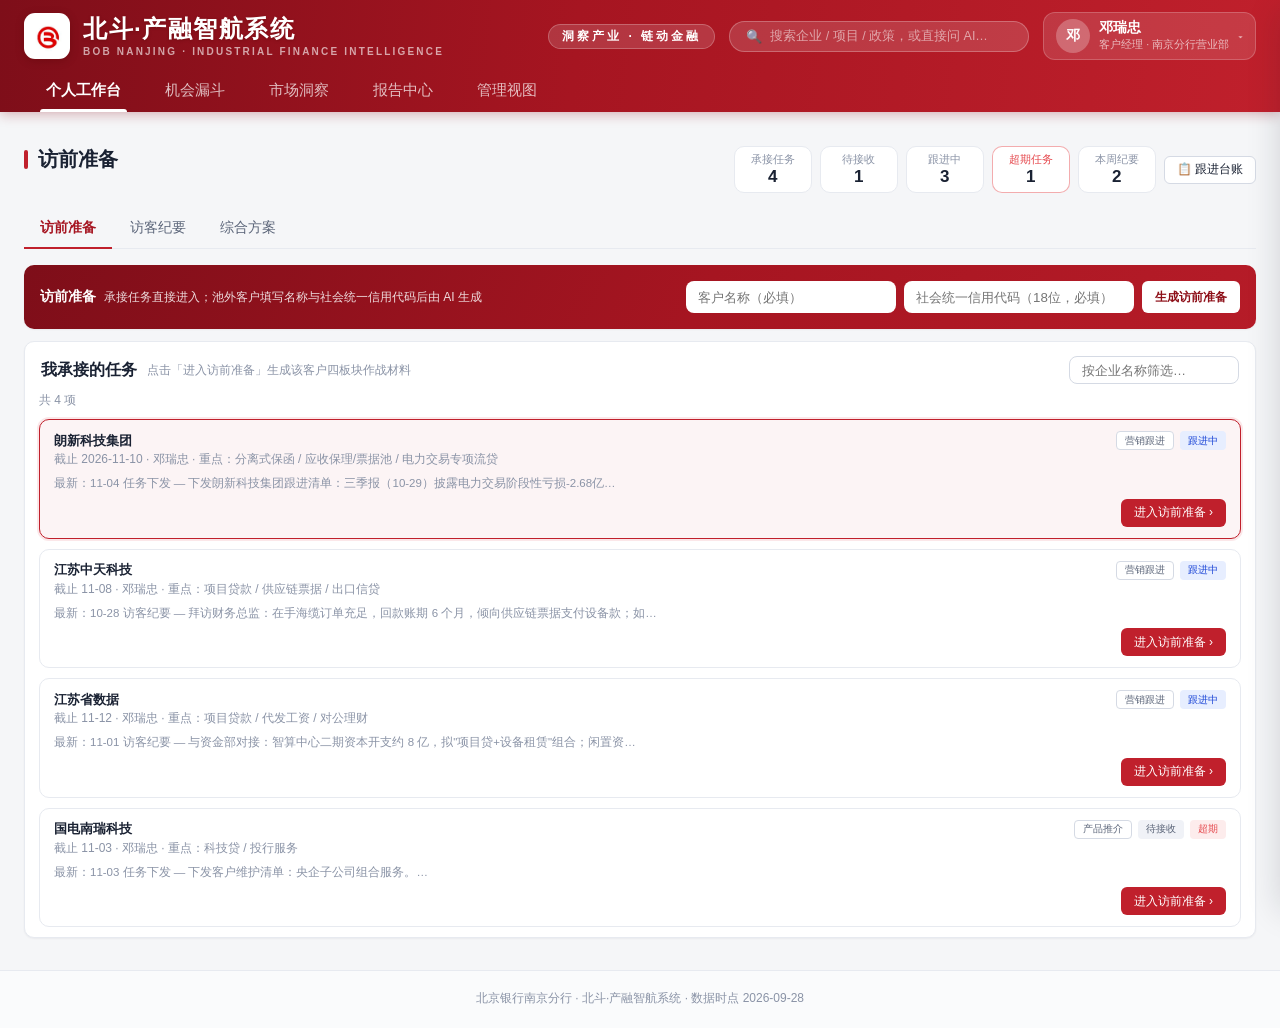
<file: index.dev.html>
<!DOCTYPE html>
<html lang="zh-CN">
<head>
  <meta charset="UTF-8">
  <meta name="viewport" content="width=device-width, initial-scale=1.0">
  <title>北斗·产融智航系统 · 北京银行南京分行 · V4</title>
  <link rel="stylesheet" href="css/theme.tokens.css?v=209">
  <link rel="stylesheet" href="css/components.css?v=209">
</head>
<body>
  <div class="portal">
    <!-- 主头部（红色一体）：品牌区 + 一级导航 + 用户 -->
    <header class="phead2"><div class="phead2-in">
      <div class="phead2-top">
        <div class="pbrand">
          <div class="logo-mark"><img src="assets/logo.png" alt="北京银行"></div>
          <div class="pbrand-t">
            <div class="pname">北斗·产融智航系统</div>
            <div class="pen">BOB NANJING · INDUSTRIAL FINANCE INTELLIGENCE</div>
          </div>
        </div>
        <span class="spacer"></span>
        <div class="pslogan2">洞察产业 · 链动金融</div>
        <div class="psearch2"><span class="ps2-ico">🔍</span><input id="pSearch" placeholder="搜索企业 / 项目 / 政策，或直接问 AI…" autocomplete="off"></div>
        <div class="dd">
          <div class="user-chip" id="userDd">
            <div class="avatar" id="uAv">王</div>
            <div><div class="u-name" id="uName">邓瑞忠</div><div class="u-role" id="uRole">客户经理 · 公司银行部</div></div>
            <span style="color:rgba(255,255,255,.6);font-size:10px">▾</span>
          </div>
          <div class="dd-menu" id="userMenu"></div>
        </div>
      </div>
      <nav class="pnav2" id="pnav"></nav>
    </div></header>
    <!-- 主体 -->
    <main class="pmain">
      <div class="crumb-bar" id="crumbBar"></div>
      <div id="viewRoot"></div>
    </main>
    <!-- 页脚 -->
    <footer class="pfoot">
      北京银行南京分行 · 北斗·产融智航系统 · 数据时点 2026-09-28
    </footer>
  </div>

  <!-- 弹窗 / 抽屉 / 角标 -->
  <div class="mask" id="mask"><div class="modal" id="modalBox">
    <div class="modal-head"><div class="modal-title" id="modalTitle"></div><button class="modal-x" id="modalX">✕</button></div>
    <div class="modal-body" id="modalBody"></div>
    <div class="modal-foot" id="modalFoot"></div>
  </div></div>
  <div class="drawer-mask" id="drawerMask"></div>
  <aside class="drawer" id="drawer">
    <div class="drawer-head"><div id="drawerTitle"></div><button class="modal-x" id="drawerX">✕</button></div>
    <div class="drawer-body" id="drawerBody"></div>
  </aside>

  <!-- 脚本（顺序勿变；迭代升版时递增 ?v=） -->
  <script src="config/nav.js?v=209"></script>
  <script src="data/jxmap.js?v=209"></script>
  <script src="data/mock.js?v=209"></script>
  <script src="js/charts.js?v=209"></script>
  <script src="js/app.js?v=209"></script>
  <script src="js/views-funnel.js?v=209"></script>
  <script src="js/views-core.js?v=209"></script>
  <script src="js/views-biz.js?v=209"></script>
  <script src="js/views-visit.js?v=209"></script>
  <script src="js/views-cockpit.js?v=209"></script>
  <script src="js/views-workbench.js?v=209"></script>
  <script>APP.boot();</script>
</body>
</html>
</file>
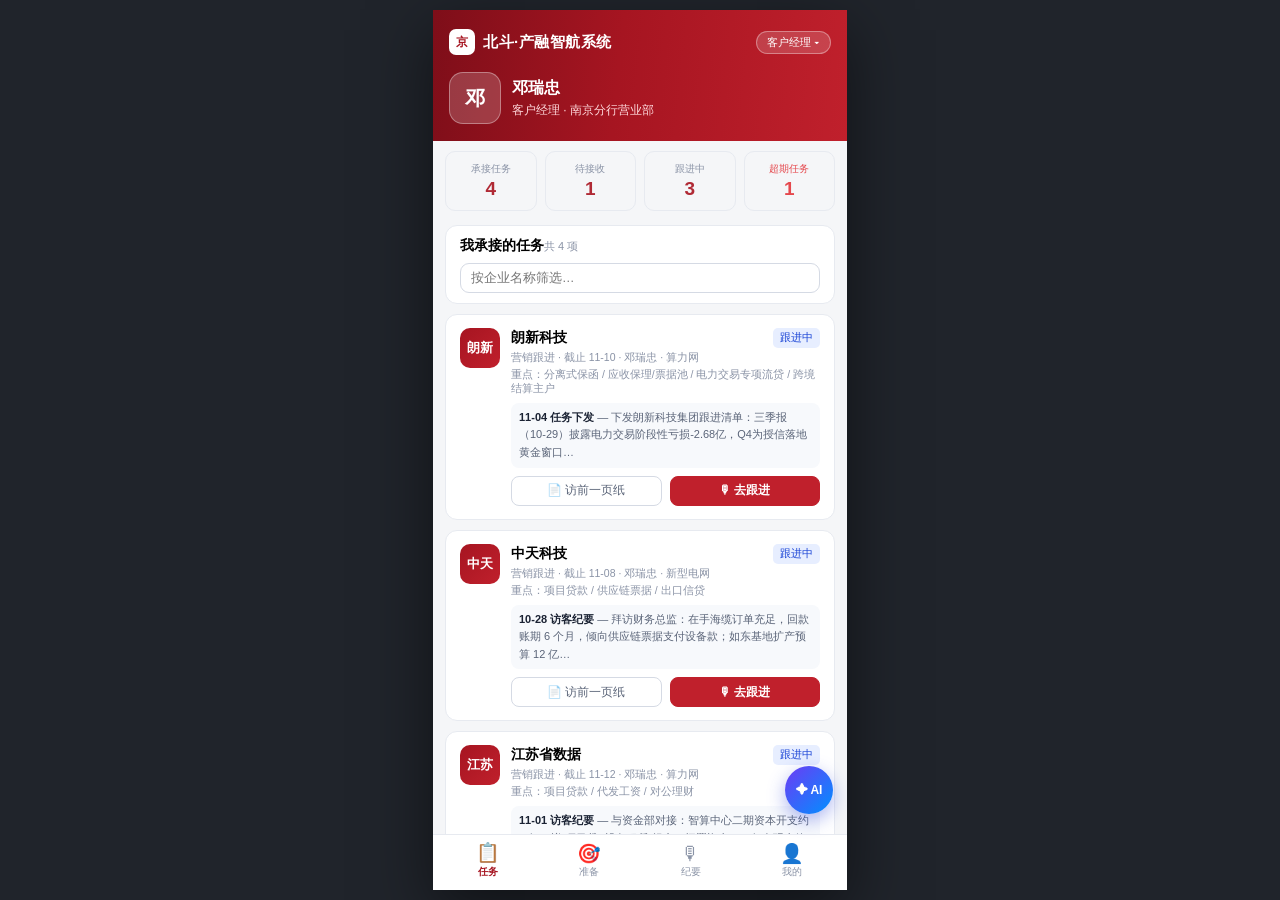
<file: mobile.html>
<!DOCTYPE html>
<html lang="zh-CN">
<head>
<meta charset="UTF-8">
<meta name="viewport" content="width=device-width, initial-scale=1.0, maximum-scale=1.0, user-scalable=no">
<title>北斗·产融智航系统 · 移动工作台</title>
<style>
/* ============ 设计令牌（与 PC 门户一致） ============ */
:root {
  --brand-500:#C0202C; --brand-600:#A61521; --brand-700:#8E1019; --brand-100:#FBE7E9; --brand-50:#FCF4F5;
  --blue-500:#2458F5; --blue-100:#E7EEFF;
  --ok-500:#16A34A; --ok-50:#E8F7EE; --warn-500:#F59E0B; --warn-50:#FEF4E2; --danger-500:#E5484D; --danger-50:#FDECEC;
  --info-500:#0EA5E9; --info-50:#E6F6FD; --violet-500:#7C3AED; --violet-50:#F1EAFE;
  --bg:#F5F6F8; --card:#fff; --line:#E7EAF0; --line-strong:#D5DAE4;
  --t1:#1A2233; --t2:#5A6478; --t3:#8A93A6;
  --font:-apple-system,BlinkMacSystemFont,"PingFang SC","Microsoft YaHei",sans-serif;
  --r:12px;
}
* { margin:0; padding:0; box-sizing:border-box; }
html,body { height:100%; }
body { font-family:var(--font); background:#20242B; display:flex; justify-content:center; align-items:center; }
::-webkit-scrollbar { width:0; height:0; }

/* ============ 手机壳（PC 预览） ============ */
.phone { width:100%; max-width:414px; height:min(880px,100vh); background:var(--bg); display:flex; flex-direction:column; overflow:hidden; position:relative; box-shadow:0 20px 60px rgba(0,0,0,.5); }
@media (max-width:480px) { body { background:var(--bg); } .phone { max-width:none; height:100vh; box-shadow:none; } }

/* ============ 顶栏 ============ */
.mhead { background:linear-gradient(96deg,#7E0E19,#A61521 45%,#C0202C); color:#fff; padding:19px 16px 17px; flex-shrink:0; }
.mhead .r1 { display:flex; align-items:center; gap:8px; }
.mhead .logo { width:26px; height:26px; border-radius:7px; background:#fff; color:var(--brand-600); font-weight:800; font-size:12px; display:flex; align-items:center; justify-content:center; }
.mhead .t { font-size:15px; font-weight:700; letter-spacing:.5px; flex:1; }
.mhead .urole { background:rgba(255,255,255,.16); border:1px solid rgba(255,255,255,.35); border-radius:999px; font-size:11px; padding:3px 10px; display:flex; align-items:center; gap:5px; }
.mhead .uinfo { display:flex; align-items:center; gap:9px; margin-top:10px; }
.mhead .avatar { width:36px; height:36px; border-radius:50%; background:rgba(255,255,255,.2); border:1px solid rgba(255,255,255,.4); display:flex; align-items:center; justify-content:center; font-weight:700; font-size:14px; }
.mhead .un { font-size:13px; font-weight:600; }
.mhead .ud { font-size:11px; color:#FFD9DC; margin-top:1px; }
.mhead .urole2 { display:flex; align-items:center; gap:11px; margin-top:17px; }
.mhead .uav3 { width:52px; height:52px; border-radius:14px; background:rgba(255,255,255,.18); border:1px solid rgba(255,255,255,.35); color:#fff; font-size:20px; font-weight:800; display:flex; align-items:center; justify-content:center; flex-shrink:0; }
.mkpis { display:flex; gap:8px; padding:10px 12px 2px; }
.mkpi { flex:1; min-width:0; background:var(--bg); border:1px solid var(--line); border-radius:10px; padding:10px 4px 9px; text-align:center; }
.mkpi .k { font-size:10px; color:var(--t3); white-space:nowrap; overflow:hidden; text-overflow:ellipsis; }
.mkpi .v { font-size:19px; font-weight:800; color:#B02A35; margin-top:2px; line-height:1.2; font-variant-numeric:tabular-nums; }
.mkpi.alert .v { color:var(--danger-500); }
.mkpi.alert .k { color:var(--danger-500); }

/* ============ 主体 ============ */
.mbody { flex:1; overflow-y:auto; padding:12px 12px 16px; }
.mpage { display:none; }
.mpage.on { display:block; animation:fadeIn .18s ease; }
@keyframes fadeIn { from { opacity:0; transform:translateY(4px); } to { opacity:1; transform:none; } }
.card { background:var(--card); border-radius:var(--r); border:1px solid var(--line); padding:13px 14px; margin-bottom:10px; }
.sec-t { font-size:14px; font-weight:700; display:flex; align-items:center; gap:7px; margin-bottom:8px; }
.sec-t::before { content:""; width:3.5px; height:14px; border-radius:2px; background:var(--brand-500); }
.sec-t small { font-size:10.5px; color:var(--t3); font-weight:400; margin-left:auto; }
.tag { display:inline-flex; align-items:center; height:20px; padding:0 7px; border-radius:5px; font-size:10.5px; font-weight:500; white-space:nowrap; }
.tag-blue{background:var(--blue-100);color:#1A44D6} .tag-green{background:var(--ok-50);color:var(--ok-500)}
.tag-orange{background:var(--warn-50);color:#C77700} .tag-red{background:var(--danger-50);color:var(--danger-500)}
.tag-violet{background:var(--violet-50);color:var(--violet-500)} .tag-cyan{background:var(--info-50);color:#0284C7}
.tag-gray{background:#F0F2F7;color:var(--t2)} .tag-line{background:#fff;border:1px solid var(--line-strong);color:var(--t2)}
.tag-solid-red{background:var(--brand-500);color:#fff}
.muted { color:var(--t3); font-size:11px; }
.sub { color:var(--t2); font-size:12px; line-height:1.7; }
b.sm { font-size:13px; }

/* 任务卡 */
.tcard { display:flex; gap:11px; }
.tcard .tdoc { width:40px; height:40px; border-radius:10px; background:linear-gradient(135deg,var(--brand-600),var(--brand-500)); color:#fff; font-size:13px; font-weight:800; display:flex; align-items:center; justify-content:center; flex-shrink:0; }
.tcard .tbody { flex:1; min-width:0; }
.tcard .tr1 { display:flex; align-items:center; gap:6px; }
.tcard .tn { font-size:14px; font-weight:700; flex:1; }
.tcard .tmeta { font-size:10.5px; color:var(--t3); margin-top:3px; }
.tcard .tlast { font-size:11px; color:var(--t2); background:#F7F9FC; border-radius:8px; padding:6px 8px; margin-top:7px; line-height:1.6; }
.tcard .tacts { display:flex; gap:8px; margin-top:8px; }
.mbtn { flex:1; height:30px; border-radius:8px; border:1px solid var(--line-strong); background:#fff; color:var(--t2); font-size:12px; font-family:var(--font); display:flex; align-items:center; justify-content:center; gap:4px; }
.mbtn.pri { background:var(--brand-500); border-color:var(--brand-500); color:#fff; font-weight:600; }
.mbtn.ghost-plain { flex:0 0 auto; padding:0 12px; }

/* 一页纸 */
.op-head { display:flex; gap:11px; align-items:center; }
.op-logo { width:44px; height:44px; border-radius:11px; background:linear-gradient(135deg,var(--brand-600),var(--brand-500)); color:#fff; font-weight:800; font-size:14px; display:flex; align-items:center; justify-content:center; flex-shrink:0; }
.op-score { margin-left:auto; text-align:center; background:#FFF6F7; border:1px solid #F3D3D6; border-radius:10px; padding:4px 10px; flex-shrink:0; }
.op-score b { font-size:20px; color:var(--brand-600); display:block; line-height:1.15; }
.op-tags { display:flex; flex-wrap:wrap; gap:5px; margin-top:8px; }
.op-sec { margin-top:12px; }
.op-sec-t { font-size:11px; font-weight:700; color:var(--brand-600); letter-spacing:.5px; margin-bottom:6px; display:flex; align-items:center; gap:6px; }
.op-sec-t::before { content:""; width:3px; height:10px; border-radius:2px; background:var(--brand-500); }
.kvrow { display:flex; gap:8px; padding:5px 0; border-bottom:1px dashed var(--line); font-size:12px; }
.kvrow:last-child { border-bottom:none; }
.kvrow .k { width:78px; color:var(--t3); flex-shrink:0; }
.kvrow .v { flex:1; color:var(--t1); line-height:1.55; }
.qitem { display:flex; gap:8px; margin-bottom:7px; }
.qn { width:17px; height:17px; border-radius:50%; background:var(--brand-500); color:#fff; font-size:10px; display:flex; align-items:center; justify-content:center; flex-shrink:0; margin-top:2px; }

/* 录音 */
.recard { text-align:center; padding:18px 14px 14px; background:linear-gradient(160deg,#FBF4F5,#F7FAFF); border:1px solid #F0D9DC; border-radius:var(--r); margin-bottom:10px; }
.mic { width:76px; height:76px; border-radius:50%; border:none; background:linear-gradient(135deg,var(--brand-600),var(--brand-500)); color:#fff; font-size:26px; cursor:pointer; box-shadow:0 6px 20px rgba(192,32,44,.35); transition:.15s; }
.mic:active { transform:scale(.96); }
.mic.rec { background:var(--danger-500); animation:pulse 1s infinite; }
.mic[disabled] { opacity:.6; }
@keyframes pulse { 0% { box-shadow:0 0 0 0 rgba(229,72,77,.45); } 100% { box-shadow:0 0 0 20px rgba(229,72,77,0); } }
.rt { margin-top:10px; font-size:22px; font-weight:700; font-variant-numeric:tabular-nums; }
.rtip { font-size:11px; color:var(--t2); margin-top:4px; line-height:1.6; }
.rwave { display:flex; gap:3px; justify-content:center; height:22px; align-items:center; margin-top:8px; }
.rwave i { width:3px; border-radius:2px; background:var(--brand-500); height:6px; }
.rwave.on i { animation:wv 1s infinite ease-in-out; }
.rwave.on i:nth-child(2n) { animation-delay:.15s; } .rwave.on i:nth-child(3n) { animation-delay:.3s; } .rwave.on i:nth-child(4n) { animation-delay:.45s; }
@keyframes wv { 0%,100% { height:5px; } 50% { height:20px; } }
.fgrid { display:grid; grid-template-columns:1fr 1fr 1fr; gap:8px; margin:10px 0; }
.fitem label { display:block; font-size:10.5px; color:var(--t3); margin-bottom:3px; }
.fitem input,.fitem select, textarea.tarea { width:100%; border:1px solid var(--line-strong); border-radius:8px; padding:7px 9px; font-size:12px; font-family:var(--font); outline:none; background:#fff; color:var(--t1); }
.fitem input:focus,.fitem select:focus, textarea.tarea:focus { border-color:var(--brand-500); }
textarea.tarea { width:100%; min-height:88px; resize:vertical; line-height:1.7; }
.aicard { background:linear-gradient(135deg,#F5F0FF,#EEF6FF); border:1px solid #E0D9FB; border-radius:var(--r); padding:12px 13px; margin-top:10px; }
.aicard .ah { display:flex; align-items:center; gap:6px; font-weight:700; font-size:12px; color:#4C36B0; margin-bottom:6px; }
.aibadge { display:inline-flex; align-items:center; font-size:9.5px; font-weight:800; color:#fff; background:linear-gradient(135deg,#6D3BF5,#00B4FF); padding:2px 7px; border-radius:9px; letter-spacing:.5px; }
.aicard .ab { font-size:11.5px; color:#2B2350; line-height:1.8; }
.aicard .ab b { display:block; margin-top:6px; color:#1A1440; }
.logitem { padding:9px 0; border-bottom:1px dashed var(--line); }
.logitem:last-child { border-bottom:none; }
.logitem .l1 { display:flex; align-items:center; gap:6px; }
.logitem .lt { font-size:12px; font-weight:600; }
.logitem .ld { font-size:10.5px; color:var(--t3); }
.logitem .lx { font-size:11.5px; color:var(--t2); line-height:1.65; margin-top:4px; }

/* AI 问答 */
.chat { display:flex; flex-direction:column; gap:8px; padding:4px 2px 8px; }
.bub-q { align-self:flex-end; max-width:82%; background:var(--brand-500); color:#fff; border-radius:13px 13px 3px 13px; padding:9px 12px; font-size:12.5px; line-height:1.6; }
.bub-a { align-self:flex-start; max-width:90%; background:#fff; border:1px solid #E3DEFA; border-radius:13px 13px 13px 3px; padding:9px 12px; font-size:12px; line-height:1.7; color:#2B2350; box-shadow:0 1px 3px rgba(16,24,40,.05); }
.bub-a .src { display:block; margin-top:6px; font-size:10px; color:var(--t3); }
.sugs { display:flex; flex-wrap:wrap; gap:6px; margin:8px 0; }
.sug { font-size:11px; padding:5px 10px; border-radius:999px; background:#F2F4F8; color:var(--t2); border:1px solid var(--line); }
.askrow { display:flex; gap:8px; }
.askrow input { flex:1; height:36px; border:1px solid var(--line-strong); border-radius:10px; padding:0 12px; font-size:12.5px; outline:none; font-family:var(--font); }
.askrow button { width:64px; border:none; border-radius:10px; background:var(--brand-500); color:#fff; font-size:13px; font-weight:600; font-family:var(--font); }

/* 我的 */
.ucard { display:flex; gap:12px; align-items:center; }
.uav2 { width:52px; height:52px; border-radius:14px; background:linear-gradient(135deg,#7E0E19,#C0202C); color:#fff; font-size:20px; font-weight:800; display:flex; align-items:center; justify-content:center; }
.rolelist { display:flex; flex-direction:column; gap:8px; }
.roleitem { display:flex; align-items:center; gap:10px; border:1px solid var(--line); border-radius:12px; padding:10px 12px; }
.roleitem.on { border-color:var(--brand-500); background:var(--brand-50); }
.roleitem .rn { font-size:13px; font-weight:700; }
.roleitem .rd { font-size:10.5px; color:var(--t3); margin-top:1px; }

/* 底部导航 */
.mtab { flex-shrink:0; display:flex; background:#fff; border-top:1px solid var(--line); padding:6px 4px calc(8px + env(safe-area-inset-bottom)); }
.mtab .ti { flex:1; display:flex; flex-direction:column; align-items:center; gap:2px; font-size:10px; color:var(--t3); cursor:pointer; padding:3px 0; border-radius:8px; }
.mtab .ti .ic { font-size:19px; line-height:1; }
.mtab .ti.on { color:var(--brand-600); font-weight:700; }
.mtab .ti.on .ic { transform:translateY(-1px); }

.mb2 { margin-bottom:9px; }
.mt2 { margin-top:9px; }
.opb-more { display:block; width:100%; border:1px solid var(--line-strong); background:#fff; border-radius:9px; padding:12px 12px; font-size:12.5px; color:var(--t2); text-align:center; line-height:1.5; cursor:pointer; }
.opb-more:hover { border-color:var(--brand-500); color:var(--brand-600); }

/* 迭代22：访前准备看板（与 PC 端一致结构） */
.opb-hero { display:flex; justify-content:space-between; align-items:center; gap:10px; background:linear-gradient(115deg,#FDF7F8,#FCF0F1 55%,#FBEBED); border:1px solid #F3D3D6; border-radius:13px; padding:14px 15px; }
.opb-hero .ey { font-size:10px; letter-spacing:2px; color:#B4525B; }
.opb-hero h2 { font-size:16.5px; font-weight:800; margin:4px 0 5px; }
.opb-hero .sb { font-size:11px; color:var(--t2); line-height:1.7; }
.opb-verdict { flex-shrink:0; background:#fff; color:var(--brand-600); border-radius:11px; padding:8px 12px; text-align:center; box-shadow:0 2px 8px rgba(0,0,0,.08); }
.opb-verdict .lv { font-size:15px; font-weight:800; }
.opb-verdict .sm { font-size:9.5px; color:var(--t3); }
.opb-kpis { display:grid; grid-template-columns:repeat(3,1fr); gap:7px; }
.opb-kpi { background:#fff; border:1px solid var(--line); border-radius:10px; padding:8px 6px; text-align:center; border-top:2.5px solid #DBA0A6; }
.opb-kpi .k { font-size:9.5px; color:var(--t3); white-space:nowrap; overflow:hidden; text-overflow:ellipsis; }
.opb-kpi .v { font-size:15px; font-weight:800; color:var(--brand-600); margin-top:1px; }
.opb-sec { display:flex; align-items:center; gap:7px; margin:14px 0 8px; }
.opb-sec .no { width:22px; height:22px; border-radius:7px; background:var(--brand-50); border:1px solid #F3D3D6; color:var(--brand-600); font-weight:800; font-size:11.5px; display:flex; align-items:center; justify-content:center; flex-shrink:0; }
.opb-sec b { font-size:13.5px; }
.opb-cloud { display:flex; flex-wrap:wrap; gap:7px; }
.opb-cl { border-radius:14px; padding:3.5px 11px; font-size:11px; font-weight:600; }
.opb-cl.a { background:var(--brand-50); color:var(--brand-600); border:1px solid #F3D3D6; }
.opb-cl.b { background:#F2F6FF; color:#1A44D6; border:1px solid #D9E4FB; }
.opb-cl.c { background:#EDF7F2; color:#0F6E56; border:1px solid #D4EEE4; }
.opb-cl.e { background:var(--danger-50); color:var(--danger-500); border:1px solid #F6D7D8; }
.opb-biz { border-radius:10px; padding:10px 12px; background:#fff; border:1px solid var(--line); }
.opb-biz .t { font-size:12.5px; font-weight:800; margin-bottom:3px; }
.opb-biz .s { font-size:11px; color:var(--t2); line-height:1.65; }
.opb-person { background:#fff; border:1px solid var(--line); border-top:3px solid #DBA0A6; border-radius:10px; padding:11px 13px; }
.opb-person .nm { font-size:14px; font-weight:800; }
.opb-person .rl { font-size:11px; color:var(--brand-600); font-weight:700; margin:2px 0 4px; }
.opb-person .pt { font-size:11.5px; color:var(--t2); line-height:1.7; }
.opb-topic { background:#fff; border:1px solid var(--line); border-radius:10px; padding:11px 13px; }
.opb-topic .hd { display:flex; align-items:center; gap:7px; margin-bottom:5px; }
.opb-topic .no2 { min-width:21px; height:21px; border-radius:7px; color:#fff; font-weight:800; font-size:10.5px; display:flex; align-items:center; justify-content:center; flex-shrink:0; }
.opb-topic .q { font-weight:800; font-size:12.5px; }
.opb-topic .ask { font-size:11.5px; color:var(--t2); margin:3px 0 7px; line-height:1.65; }
.opb-topic .why { background:#F8F5FC; border:1px dashed #D5CCE8; border-radius:8px; padding:7px 10px; font-size:11px; color:#4E4470; line-height:1.7; }
.opb-topic .why b { color:#5B54A8; }
.opb-topic .script { background:#F4F9FD; border-left:3px solid #2458F5; border-radius:0 8px 8px 0; padding:7px 10px; font-size:11px; color:#2A5566; margin-top:8px; line-height:1.75; }
.opb-topic .script .sl { font-weight:800; color:#1A44D6; font-size:10px; letter-spacing:.5px; display:block; margin-bottom:2px; }
.opb-note { background:var(--brand-50); border-left:3px solid var(--brand-500); border-radius:0 8px 8px 0; padding:9px 12px; font-size:11.5px; color:#5A3038; line-height:1.8; }
.opb-note b { color:var(--brand-600); }
.opb-hbar { display:flex; align-items:center; gap:8px; font-size:11.5px; padding:4px 0; }
.opb-hbar .bl { width:82px; color:var(--t2); font-weight:600; flex-shrink:0; }
.opb-hbar .bt { flex:1; height:14px; background:#F6E9EA; border-radius:5px; overflow:hidden; }
.opb-hbar .bt i { display:block; height:100%; border-radius:5px; background:#D98A92; }
.opb-hbar .bn { flex-shrink:0; color:var(--brand-600); font-weight:700; }

/* 迭代16：AI 特效 */
@keyframes mStagIn{from{opacity:0;transform:translateY(8px)}to{opacity:1;transform:none}}
@keyframes mFade{from{opacity:0}to{opacity:1}}
@keyframes mLogIn{from{background:#FBE7E9;transform:translateX(-12px);opacity:0}to{transform:none;opacity:1}}
.script-typing::after{content:"▍";color:var(--brand-500);animation:mCaret .8s steps(1) infinite}
@keyframes mCaret{50%{opacity:0}}

/* Toast */
#toast { position:absolute; left:50%; transform:translateX(-50%); bottom:86px; background:rgba(26,34,51,.92); color:#fff; padding:9px 16px; border-radius:999px; font-size:12px; display:none; z-index:99; max-width:82%; text-align:center; line-height:1.5; }

/* 选择器 */
.picker { display:flex; gap:6px; overflow-x:auto; padding-bottom:4px; margin-bottom:10px; }
.pitem { flex-shrink:0; font-size:11.5px; padding:6px 12px; border-radius:999px; background:#fff; border:1px solid var(--line-strong); color:var(--t2); }
.pitem.on { background:var(--brand-500); border-color:var(--brand-500); color:#fff; font-weight:600; }
.empty { text-align:center; padding:34px 16px; color:var(--t3); font-size:12px; }
.empty .e { font-size:30px; margin-bottom:6px; }
.opswitch { display:flex; align-items:center; justify-content:space-between; gap:8px; margin-bottom:8px; }
.osw-l { display:flex; gap:0; background:#fff; border:1px solid var(--line-strong); border-radius:9px; overflow:hidden; }
.osw-i { padding:5px 12px; font-size:12px; cursor:pointer; color:var(--t2); }
.osw-i.on { background:var(--brand-500); color:#fff; font-weight:700; }
.osw-t { font-size:11px; padding:4px 10px; border-radius:999px; background:var(--blue-50,#EAF3FE); color:var(--brand-600); cursor:pointer; border:1px solid var(--line); }
.osw-t.on { background:#FFF6E8; color:#A2661A; border-color:#F2DEC0; }
#aiFab2 { position:absolute; right:14px; bottom:76px; z-index:80; width:48px; height:48px; border-radius:50%; border:none; background:linear-gradient(135deg,#6D3BF5,#0090FF); color:#fff; font-size:12px; font-weight:700; box-shadow:0 6px 18px rgba(47,70,220,.4); }
</style>
</head>
<body>
<div class="phone">
  <div class="mhead" id="mHead"></div>
  <div class="mkpis" id="mKpis"></div>
  <div class="mbody" id="mBody"></div>
  <div class="mtab" id="mTab"></div>
  <button id="aiFab2" onclick="openAiSheet()">✦ AI</button>
  <div id="toast"></div>
  <div id="roleMask" style="display:none;position:absolute;inset:0;background:rgba(10,20,40,.45);z-index:90" onclick="toggleRoleSheet()"></div>
  <div id="roleSheet" style="display:none;position:absolute;left:0;right:0;bottom:0;background:#fff;border-radius:16px 16px 0 0;z-index:95;padding:6px 12px calc(14px + env(safe-area-inset-bottom));box-shadow:0 -8px 30px rgba(10,20,40,.2)"></div>
</div>

<script>
/* ============================================================
   移动工作台 · 数据（与 PC 机会漏斗一致口径的演示子集）
   ============================================================ */
var D = {
  nets: ['新型电网', '算力网', '城市地下管网', '物流网', '新一代通信网', '海上风电'],
  cos: [
    { id:'F159', short:'朗新科技', name:'朗新科技集团股份有限公司', cat:'上游供应商', net:'算力网', track:'IT服务与系统集成', city:'无锡', zone:'新吴区', score:82.5, prog:'攻坚', pos:'战略', wt:'主攻', listed:'是·深交所创业板(300682)', nat:'民营企业', rel:'一般相关', sigLv:'A',
      prods:['分离式保函','应收保理/票据池','电力交易专项流贷','跨境结算主户'] },
    { id:'F001', short:'中天科技', name:'江苏中天科技股份有限公司', cat:'上游供应商', net:'新型电网', track:'海底电缆·高压海缆/海缆附件', city:'南通', zone:'如东县', score:100, prog:'突破', pos:'战略', wt:'主攻', listed:'是·上交所主板(600522)', nat:'民营企业', rel:'高度相关', sigLv:'A',
      recent:'海缆/风电塔筒龙头，在手订单充足，如东基地扩产在即',
      sig:['经营四线得分 100（A 级信号 · 高度相关）','客户大类：上游供应商 ｜ 海底电缆 ｜ 民营企业'],
      prods:['项目贷款','并购贷款','绿色信贷','债券承销','供应链金融'],
      internal:{credit:0,used:0,deposit:0,settle:0,products:[]} },
    { id:'F011', short:'江苏省数据', name:'江苏省数据集团有限公司', cat:'建设运营商', net:'算力网', track:'智算中心及算力调度', city:'南京', zone:'建邺区', score:96, prog:'突破', pos:'战略', wt:'主攻', listed:'否', nat:'省属国企', rel:'高度相关', sigLv:'A',
      recent:'省属数据集团，智算中心二期资本开支约 8 亿',
      sig:['经营四线得分 96（A 级信号 · 高度相关）','客户大类：建设运营商 ｜ 智算中心 ｜ 省属国企'],
      prods:['项目贷','科技贷','政府存款','结算'],
      internal:{credit:0,used:0,deposit:0,settle:0,products:[]} },
    { id:'F069', short:'南京城建', name:'南京市城市建设投资控股(集团)有限责任公司', cat:'建设运营商', net:'城市地下管网', track:'供排水及管网', city:'南京', zone:'玄武区', score:88, prog:'攻坚', pos:'战略', wt:'择优', listed:'否', nat:'地方国资', rel:'高度相关', sigLv:'A',
      recent:'管廊二期项目公司月底注册，资金监管招标在即',
      sig:['经营四线得分 88（A 级信号 · 高度相关）','客户大类：建设运营商 ｜ 综合管廊 ｜ 地方国资'],
      prods:['项目贷','专项债配套','结算'],
      internal:{credit:0,used:0,deposit:0,settle:0,products:[]} },
    { id:'F003', short:'国信集团', name:'江苏省国信集团', cat:'建设运营商', net:'新型电网', track:'海上风电', city:'南京', zone:'玄武区', score:98, prog:'突破', pos:'战略', wt:'主攻', listed:'否', nat:'省属国企', rel:'高度相关', sigLv:'A', opp:'盐城市-大丰区、东台市',
      recent:'省属能源平台，大丰 800MW 海上风电核准公示',
      sig:['经营四线得分 98（A 级信号 · 高度相关）','客户大类：建设运营商 ｜ 海上风电 ｜ 省属国企'],
      prods:['项目贷','绿色贷款','并购贷','债券承销'],
      internal:{credit:0,used:0,deposit:0,settle:0,products:[]} },
    { id:'F012', short:'东部机场', name:'东部机场集团有限公司', cat:'建设运营商', net:'物流网', track:'航空物流', city:'南京', zone:'江宁区', score:96, prog:'突破', pos:'战略', wt:'次攻', listed:'否', nat:'省属国企', rel:'高度相关', sigLv:'A',
      recent:'省属机场集团，改扩建+航空物流枢纽建设',
      sig:['经营四线得分 96（A 级信号 · 高度相关）','客户大类：建设运营商 ｜ 航空物流 ｜ 省属国企'],
      prods:['项目贷','银团','债券承销','结算'],
      internal:{credit:0,used:0,deposit:0,settle:0,products:[]} },
    { id:'F004', short:'国电南瑞', name:'国电南瑞科技股份有限公司', cat:'上游供应商', net:'算力网', track:'算电协同', city:'南京', zone:'江宁区', score:98, prog:'突破', pos:'腰部', wt:'主攻', listed:'是·上交所主板(600406)', nat:'央企子公司', rel:'高度相关', sigLv:'A',
      recent:'电网自动化龙头，算电协同核心供应商',
      sig:['经营四线得分 98（A 级信号 · 高度相关）','客户大类：上游供应商 ｜ 算电协同 ｜ 央企子公司'],
      prods:['科技贷','投行服务','结算'],
      internal:{credit:0,used:0,deposit:0,settle:0,products:[]} },
  ],
  rms: [
    { id:'rm-drz', name:'邓瑞忠', unit:'南京分行营业部' },
    { id:'rm-wq', name:'王倩', unit:'南京梁溪支行' },
    { id:'rm-zh', name:'周航', unit:'南京新吴支行' },
    { id:'rm-lx', name:'李晓', unit:'南京江阴支行' },
  ],
  tasks: [
    { id:'FT0', co:'F159', rm:'rm-drz', type:'营销跟进', due:'11-10', status:'跟进中', d:'11-04',
      note:'朗新科技集团——三季报披露后窗口期：倾听+方案切入，锁定董秘+财务总监，两周内提交保函T+0+应收保理+跨境结算定制方案包，争取纳入2027年度授信盘子',
      prods:['分离式保函','应收保理/票据池','电力交易专项流贷','跨境结算主户'],
      log:[
        { d:'11-04', t:'任务下发', by:'分行产品经理 · 陈立', x:'下发朗新科技集团跟进清单：三季报（10-29）披露电力交易阶段性亏损-2.68亿，Q4为授信落地黄金窗口，首访锁定董秘王慎勇+财务总监鲁清芳。' } ] },
    { id:'FT1', co:'F001', rm:'rm-drz', type:'营销跟进', due:'11-08', status:'跟进中', d:'10-26',
      note:'海缆订单与扩产窗口，主推项目贷+供应链票据；同步摸排海风场建设资金安排',
      prods:['项目贷款','供应链票据','出口信贷'],
      log:[
        { d:'10-28', t:'访客纪要', by:'邓瑞忠', x:'拜访财务总监：在手海缆订单充足，回款账期 6 个月，倾向供应链票据支付设备款；如东基地扩产预算 12 亿，明年 Q1 启动。AI 建议：先落地票据池+结算归集，扩产对接项目贷与出口信贷。' },
        { d:'10-27', t:'协同留言', by:'分行产品经理 · 陈立', x:'该户已列入本月重点，供应链票据报价权限我这边同步给到，额度测算走绿色通道。' },
        { d:'10-26', t:'任务下发', by:'分行产品经理 · 陈立', x:'下发客户维护清单：战略·主攻客户，聚焦项目贷切入。' } ] },
    { id:'FT2', co:'F011', rm:'rm-drz', type:'营销跟进', due:'11-12', status:'跟进中', d:'10-30',
      note:'智算中心项目融资对接，强调非信贷服务（结算/代发/闲置资金理财）',
      prods:['项目贷款','代发工资','对公理财'],
      log:[
        { d:'11-01', t:'访客纪要', by:'邓瑞忠', x:'与资金部对接：智算中心二期资本开支约 8 亿，拟"项目贷+设备租赁"组合；闲置资金 1.2 亿有现金管理需求。AI 建议：现金管理方案先行，项目融资与政府专项债联动设计。' },
        { d:'10-30', t:'任务下发', by:'分行产品经理 · 陈立', x:'下发客户维护清单：战略·主攻客户，项目融资+非信贷综合服务。' } ] },
    { id:'FT3', co:'F069', rm:'rm-wq', type:'调研摸排', due:'11-15', status:'跟进中', d:'10-27',
      note:'综合管廊及生命线工程资金监管专户摸排，争取专户落地带动存款',
      prods:['资金监管','存款归集'],
      log:[ { d:'10-29', t:'调研纪要', by:'王倩', x:'管廊二期项目公司 11 月注册落地，资金监管招标尚未启动；建议提前介入出监管方案。' },
            { d:'10-27', t:'任务下发', by:'分行产品经理 · 陈立', x:'下发客户维护清单：管廊资金监管专户先行。' } ] },
    { id:'FT4', co:'F003', rm:'rm-zh', type:'营销跟进', due:'11-05', status:'已反馈', d:'10-24',
      note:'大丰海上风电项目银团参与摸底，关注同业份额分配',
      prods:['银团贷款','绿色贷款'],
      log:[ { d:'11-02', t:'反馈', by:'周航', x:'已完成摸底：牵头行为国开行，我行可争取参团份额 3-5 亿；股东增资到位后启动。' },
            { d:'10-24', t:'任务下发', by:'分行产品经理 · 陈立', x:'下发客户维护清单：海风项目银团参团机会。' } ] },
    { id:'FT5', co:'F012', rm:'rm-lx', type:'营销跟进', due:'11-10', status:'跟进中', d:'10-25',
      note:'机场改扩建项目贷沟通 + 航空物流结算归集与代发联动',
      prods:['项目贷款','结算归集','代发工资'],
      log:[ { d:'10-31', t:'访客纪要', by:'李晓', x:'改扩建项目已有他行报价，客户关注放款节奏与代发联动；建议以"审批时效+结算归集+代发"组合应对。' },
            { d:'10-25', t:'任务下发', by:'分行产品经理 · 陈立', x:'下发客户维护清单：省属国企综合经营。' } ] },
    { id:'FT6', co:'F004', rm:'rm-drz', type:'产品推介', due:'11-03', status:'待接收', d:'10-31',
      note:'算电协同科技贷推介 + 投行培育陪伴（非信贷：结算与资金归集）',
      prods:['科技贷','投行服务'],
      log:[ { d:'11-03', t:'任务下发', by:'分行产品经理 · 陈立', x:'下发客户维护清单：央企子公司组合服务。' } ] },
  ],
  users: [
    { id:'rm', av:'邓', name:'邓瑞忠', role:'客户经理', dept:'南京分行营业部', tip:'我承接的下发任务' },
    { id:'head', av:'陆', name:'陆青', role:'支行长', dept:'南京分行营业部', tip:'本支行任务与人员' },
    { id:'pm', av:'陈', name:'陈立', role:'分行产品经理', dept:'公司银行部', tip:'机会漏斗 · 订阅 · 下发' },
    { id:'gm', av:'王', name:'王健', role:'部门负责人', dept:'公司银行部', tip:'全辖营销过程总览' },
  ],
  qa: [
    { q:'六张网客户优先推什么产品？', a:'按方向匹配：新型电网→项目贷+保函+结算归集；算力网→项目贷+设备更新贴息+现金管理；管网→资金监管+专项债配套；物流→固贷+供应链融资+代发；通信→科创e贷+研发贷+票据池；海上风电→银团+保函+跨境结算。非信贷服务（结算/代发/理财）建议先行落地。', src:'产品政策库 · 六张网营销指引' },
    { q:'访客纪要里要记录哪些要点？', a:'关键人与决策链、资金安排时间表、非信贷服务切入机会（结算/代发/票据）、同业竞争动态、下一步动作与承诺。语音转写后 AI 会自动整理为需求识别与综合方案建议。', src:'过程管理制度 · 访客纪要规范' },
    { q:'什么是四维标签？', a:'方向（六张网+细分赛道）、进展（突破/攻坚/培养/储备）、地位（战略/腰部/基础）、权重（主攻/次攻/择优/承接）。由 AI 根据公开信号自动打标，产品经理可在机会漏斗中调整并订阅。', src:'机会漏斗 · 标签体系说明' },
    { q:'非信贷服务有哪些？', a:'结算归集、代发工资、票据池、现金管理/对公理财、资金监管、跨境结算与避险、保函（非融资类）。前中台协同方案中建议与信贷产品组合推进。', src:'产品政策库 · 综合服务目录' },
  ],
  script: {
    '新型电网':'今天拜访了财务总监。海缆和风电塔筒订单排到明年，回款账期六个月，希望用供应链票据支付设备款。如东基地扩产预算三个亿，明年一季度启动，想了解项目贷和出口信贷。结算目前主要在四大行，愿意把部分结算迁过来。',
    '算力网':'和资金部聊了四十分钟。智算中心二期资本开支八个亿左右，打算项目贷加设备租赁组合。手上还有一点二亿闲置资金，有现金管理需求。代发目前不到三百人，扩张后会到八百人。',
    '城市地下管网':'管廊二期项目公司月底注册，资金监管招标还没启动。业主方关心监管银行的放款时效和系统对接，专项债配套还有两亿缺口，想比较成本。施工保函明年有密集需求。',
    '水网':'走访了原水公司和供水枢纽项目。调水工程二期投资六亿，资本金到位三成，剩下想用项目贷加水利专项贷。水费收缴账户在他行，业主愿意谈结算归集和资金监管专户。',
    '物流网':'机场改扩建和铁路专用线项目都有他行报价，客户更看重放款节奏。货运板块的车队更新一点五亿想讨论置换。对票据池加代发联动很感兴趣，约了下周运营团队对接。',
    '新一代通信网':'光模块和光纤光缆订单能见度到明年年底。科创板辅导中，券商建议提前做募集资金监管预案。研发投入今年超一个亿，希望有信用类科创贷。应收在头部客户，账期九十天，可以做保理。'
  },
  prodByNet: {
    '新型电网':['项目贷款','绿色贷款','供应链金融'], '新一代通信网':['科创贷款','并购贷款','票据池'],
    '算力网':['项目贷款','科技贷','设备更新贷'], '城市地下管网':['项目贷','资金监管','债券承销'],
    '水网':['项目贷款','水利专项贷','资金监管'], '物流网':['项目贷','供应链融资','结算归集']
  }
};

/* ============================================================
   应用状态与工具
   ============================================================ */
var S = { role:'rm', tab:'task', selTask:'FT0', opCo:null, chat:[{a:'您好，我是工作台 AI 助手，可解答产品、政策与营销策略问题。'}] };
function $(s){ return document.querySelector(s); }
function esc(s){ return String(s==null?'':s).replace(/[&<>"]/g,function(c){ return {'&':'&amp;','<':'&lt;','>':'&gt;','"':'&quot;'}[c]; }); }
function co(id){ for (var i=0;i<D.cos.length;i++) if (D.cos[i].id===id) return D.cos[i]; return null; }
function task(id){ for (var i=0;i<D.tasks.length;i++) if (D.tasks[i].id===id) return D.tasks[i]; return null; }
function rm(id){ for (var i=0;i<D.rms.length;i++) if (D.rms[i].id===id) return D.rms[i]; return {name:'—',unit:''}; }
function user(){ for (var i=0;i<D.users.length;i++) if (D.users[i].id===S.role) return D.users[i]; return D.users[0]; }
function myTasks(){
  if (S.role==='rm') return D.tasks.filter(function(t){ return t.rm==='rm-drz'; });
  if (S.role==='head') return D.tasks.filter(function(t){ return rm(t.rm).unit==='南京分行营业部'; });
  return D.tasks;
}
function isOverdueM(t){ return +t.due.replace('-','')<1105 && t.status!=='已反馈' && t.status!=='已关闭'; }
function needReviewM(t){ return t.log.some(function(l){return l.t.indexOf('访客纪要')>=0;}) && !t.log.some(function(l){return l.t==='协同留言'&&l.by.indexOf('产品经理')>=0;}); }
function needAccM(t){ return t.status==='跟进中' && +t.due.replace('-','')<=1112; }
function urgeTask(id){
  var t=null; D.tasks.forEach(function(x){ if(x.id===id) t=x; });
  if(!t) return;
  t.log.unshift({ d:'11-05', t:'催办', by:'分行产品经理 · 陈立', x:'已发送催办提醒，请'+rm(t.rm).name+'更新'+co(t.co).short+'跟进进展' });
  toastMsg('已催办「'+co(t.co).short+' · '+rm(t.rm).name+'」'); renderHead(); renderBody(); renderKpis();
}
function reviewTask(id){
  var t=null; D.tasks.forEach(function(x){ if(x.id===id) t=x; });
  if(!t) return;
  t.log.unshift({ d:'11-05', t:'协同留言', by:'分行产品经理 · 陈立', x:'纪要已复核：需求识别与综合服务方案确认无误，可推进落地。' });
  toastMsg('已复核「'+co(t.co).short+'」纪要，已通知客户经理'); renderHead(); renderBody(); renderKpis();
}
function toastMsg(m){ var t=$('#toast'); t.textContent=m; t.style.display='block'; clearTimeout(t._h); t._h=setTimeout(function(){ t.style.display='none'; },2200); }
var stTag=function(s){ return ({待接收:'tag-gray',跟进中:'tag-blue',已反馈:'tag-green',已关闭:'tag-line'})[s]||'tag-gray'; };
var progCls={突破:'tag-solid-red',攻坚:'tag-orange',培育:'tag-blue',储备:'tag-gray'};
function fmt2(n){ return (n<10?'0':'')+n; }

/* ============================================================
   渲染
   ============================================================ */
function renderHead(){
  var u=user();
  renderKpis();
  var ts=myTasks();
  var ks=[];
  var od=ts.filter(function(t){return +t.due.replace('-','')<1105 && t.status!=='已反馈' && t.status!=='已关闭';}).length;
  var rv=ts.filter(function(t){ return t.log.some(function(l){return l.t.indexOf('访客纪要')>=0;}) && !t.log.some(function(l){return l.t==='协同留言'&&l.by.indexOf('产品经理')>=0;}); }).length;
  if (S.role==='rm') ks=[['承接任务',ts.length],['待接收',ts.filter(function(t){return t.status==='待接收';}).length],['跟进中',ts.filter(function(t){return t.status==='跟进中';}).length],od?['超期',od]:['已反馈',ts.filter(function(t){return t.status==='已反馈';}).length]];
  else if (S.role==='head') ks=[['支行任务',ts.length],['跟进中',ts.filter(function(t){return t.status==='跟进中';}).length],od?['超期',od]:['已反馈',ts.filter(function(t){return t.status==='已反馈';}).length],['反馈率',ts.length?Math.round(ts.filter(function(t){return t.status==='已反馈';}).length/ts.length*100)+'%':'—']];
  else if (S.role==='pm') ks=[['已下发',ts.length],['待接收',ts.filter(function(t){return t.status==='待接收';}).length],['待陪访',ts.filter(function(t){return t.status==='跟进中'&&+t.due.replace('-','')<=1112;}).length],rv?['待复核',rv]:['订阅企业',10]];
  else ks=[['全辖任务',ts.length],['覆盖企业',new Set(ts.map(function(t){return t.co;})).size],['反馈率',ts.length?Math.round(ts.filter(function(t){return t.status==='已反馈';}).length/ts.length*100)+'%':'—'],od?['超期',od]:['经理',new Set(ts.map(function(t){return t.rm;})).size]];
  $('#mHead').innerHTML =
    '<div class="r1"><div class="logo">京</div><div class="t">北斗·产融智航系统</div>'+
    '<div class="urole" onclick="toggleRoleSheet()">'+esc(u.role)+' ▾</div></div>'+
    '<div class="urole2">'+
      '<div class="uav3">'+esc(u.av)+'</div>'+
      '<div style="flex-shrink:0"><div class="un" style="font-size:16px">'+esc(u.name)+'</div><div class="ud" style="margin-top:3px;font-size:12px">'+esc(u.role)+' · '+esc(u.dept)+'</div></div>'+
    '</div>';
}
function renderKpis(){
  var ts=myTasks();
  var od=ts.filter(function(t){return +t.due.replace('-','')<1105 && t.status!=='已反馈' && t.status!=='已关闭';}).length;
  var rv=ts.filter(function(t){ return t.log.some(function(l){return l.t.indexOf('访客纪要')>=0;}) && !t.log.some(function(l){return l.t==='协同留言'&&l.by.indexOf('产品经理')>=0;}); }).length;
  var ks=[];
  if (S.role==='rm') ks=[['承接任务',ts.length],['待接收',ts.filter(function(t){return t.status==='待接收';}).length],['跟进中',ts.filter(function(t){return t.status==='跟进中';}).length],od?['超期任务',od,1]:['已反馈',ts.filter(function(t){return t.status==='已反馈';}).length]];
  else if (S.role==='head') ks=[['支行任务',ts.length],['跟进中',ts.filter(function(t){return t.status==='跟进中';}).length],od?['超期任务',od,1]:['已反馈',ts.filter(function(t){return t.status==='已反馈';}).length],['反馈率',ts.length?Math.round(ts.filter(function(t){return t.status==='已反馈';}).length/ts.length*100)+'%':'—']];
  else if (S.role==='pm') ks=[['已下发',ts.length],['待接收',ts.filter(function(t){return t.status==='待接收';}).length],['待陪访',ts.filter(function(t){return t.status==='跟进中'&&+t.due.replace('-','')<=1112;}).length],rv?['待复核纪要',rv,1]:['订阅企业',10]];
  else ks=[['全辖任务',ts.length],['覆盖企业',new Set(ts.map(function(t){return t.co;})).size],['反馈率',ts.length?Math.round(ts.filter(function(t){return t.status==='已反馈';}).length/ts.length*100)+'%':'—'],od?['超期任务',od,1]:['参战经理',new Set(ts.map(function(t){return t.rm;})).size]];
  var box=document.querySelector('#mKpis'); if(!box) return;
  var n=ks.length;
  box.innerHTML=ks.map(function(k){
    var alert=k[2]?' alert':'';
    return '<div class="mkpi'+alert+'"><div class="k">'+esc(k[0])+'</div><div class="v">'+k[1]+'</div></div>';
  }).join('');
}
function renderTab(){
  var tabs=[['task','📋','任务'],['op','🎯','准备'],['visit','🎙','纪要'],['my','👤','我的']];
  $('#mTab').innerHTML=tabs.map(function(t){ return '<div class="ti '+(S.tab===t[0]?'on':'')+'" data-t="'+t[0]+'"><span class="ic">'+t[1]+'</span>'+t[2]+'</div>'; }).join('');
  Array.prototype.forEach.call($('#mTab').children,function(el){ el.onclick=function(){ switchTab(el.dataset.t); }; });
}
function switchTab(t){ S.tab=t; renderTab(); renderBody(); }

/* ---------- 任务页 ---------- */
function pageTask(){
  var ts0=myTasks(); var kw=(S.kw||'').trim();
  var ts=kw?ts0.filter(function(t){ return (co(t.co).name+co(t.co).short).indexOf(kw)>=0; }):ts0;
  var h='';
  if (S.role==='gm'||S.role==='head'){
    var byRm={}; ts0.forEach(function(t){ var n=rm(t.rm).name; byRm[n]=byRm[n]||{n:0,fb:0}; byRm[n].n++; if(t.status==='已反馈')byRm[n].fb++; });
    var rk=Object.keys(byRm).map(function(n){ return {n:n,v:byRm[n].n,rate:Math.round(byRm[n].fb/byRm[n].n*100)}; }).sort(function(a,b){return b.v-a.v;});
    var mxr=rk.length?rk[0].v:1;
    var best=rk.slice().sort(function(a,b){return b.rate-a.rate;})[0]||{n:'—',rate:0};
    var worst=rk.slice().sort(function(a,b){return a.rate-b.rate;})[0]||{n:'—',rate:0};
    h+='<div class="card"><div class="sec-t">客户经理排行<small>任务量 / 反馈率</small></div>'+rk.map(function(x){
      return '<div style="display:flex;gap:8px;align-items:center;padding:4px 0;font-size:12px"><span style="width:50px;flex-shrink:0;font-weight:600">'+esc(x.n)+'</span><div style="flex:1;height:12px;background:#F6E9EA;border-radius:4px;overflow:hidden"><i style="display:block;height:100%;width:'+(x.v/mxr*100)+'%;background:linear-gradient(90deg,#8E1019,#C0202C)"></i></div><span style="width:30px;text-align:right;font-weight:700;color:var(--brand-600)">'+x.v+'</span><span style="width:32px;text-align:right;color:'+(x.rate>=50?'var(--ok-500)':'var(--t3)')+'">'+x.rate+'%</span></div>';
    }).join('')+
    '<div style="margin-top:8px;padding-top:8px;border-top:1px dashed var(--line);font-size:11.5px;line-height:1.9"><span class="tag tag-green">红榜</span>'+esc(best.n)+' 反馈率最高（'+best.rate+'%）　<span class="tag tag-red">黑榜</span>'+esc(worst.n)+' 反馈率最低（'+worst.rate+'%）</div></div>';
  }
  h+='<div class="card" style="padding:10px 14px"><div class="flex-between" style="gap:8px"><b style="font-size:14px">'+(S.role==='rm'?'我承接的任务':S.role==='head'?'本支行任务':S.role==='pm'?'我下发的任务':'全辖任务')+'</b><span class="muted">'+(kw?'命中 '+ts.length+' / '+ts0.length:'共 '+ts.length+' 项')+'</span></div>'+
    (S.role==='pm' ? '<div style="display:flex;gap:6px;margin-top:8px"><span style="flex:1;background:#FFF6F0;border:1px solid #F2D9C4;border-radius:8px;padding:6px 8px;font-size:11px;color:#8B3D1D"><b>'+ts0.filter(function(t){return t.status==='跟进中'&&+t.due.replace('-','')<=1112;}).length+'</b> 项待陪访（7天内到期）</span><span style="flex:1;background:#FDF3F3;border:1px solid #F2D5D6;border-radius:8px;padding:6px 8px;font-size:11px;color:#8E0A20"><b>'+ts0.filter(function(t){ return t.log.some(function(l){return l.t.indexOf('访客纪要')>=0;}) && !t.log.some(function(l){return l.t==='协同留言'&&l.by.indexOf('产品经理')>=0;}); }).length+'</b> 篇纪要待复核</span></div>' : '')+
    '<input id="tKw" placeholder="按企业名称筛选…" value="'+esc(S.kw||'')+'" style="width:100%;margin-top:8px;border:1px solid var(--line-strong);border-radius:9px;padding:7px 10px;font-size:12.5px;outline:none;font-family:inherit"></div>';
  if (!ts.length) h+='<div class="card"><div class="empty"><div class="e">📭</div>暂无任务</div></div>';
  ts.forEach(function(t){
    var c=co(t.co);
    h+='<div class="card"><div class="tcard"><div class="tdoc">'+esc(c.short.slice(0,2))+'</div><div class="tbody">'+
      '<div class="tr1"><div class="tn">'+esc(c.short)+'</div><span class="tag '+stTag(t.status)+'">'+t.status+'</span>'+(isOverdueM(t)?'<span class="tag tag-red">超期</span>':'')+((S.role==='pm'&&needAccM(t))?'<span class="tag tag-orange">待陪访</span>':'')+((S.role==='pm'&&needReviewM(t))?'<span class="tag tag-violet">待复核</span>':'')+'</div>'+
      '<div class="tmeta">'+esc(t.type)+' · 截止 '+t.due+' · '+esc(rm(t.rm).name)+' · '+esc(c.net)+'</div>'+
      '<div class="tmeta">重点：'+esc(t.prods.join(' / '))+(t.nextVisit?' ｜ 下次跟进：<b>'+esc(t.nextVisit)+'</b>':'')+'</div>'+
      (t.log[0]?'<div class="tlast"><b style="color:var(--t1)">'+esc(t.log[0].d)+' '+esc(t.log[0].t)+'</b> — '+esc(t.log[0].x.slice(0,52))+'…</div>':'<div class="tlast" style="color:var(--warn-500)">尚无跟进记录，请尽快接收并拜访</div>')+
      '<div class="tacts">'+
        '<button class="mbtn" onclick="openOp(\''+c.id+'\')">📄 访前一页纸</button>'+
        (S.role==='rm'?'<button class="mbtn pri" onclick="goVisit(\''+t.id+'\')">🎙 去跟进</button>':'<button class="mbtn" onclick="goVisit(\''+t.id+'\')">查看纪要</button>')+
        ((S.role==='pm'&&t.status!=='已反馈')?'<button class="mbtn ghost-plain" onclick="urgeTask(\''+t.id+'\')">催办</button>':'')+
      '</div></div></div></div>';
  });
  return h;
}

/* ---------- 一页纸 ---------- */
function openOp(coId){ S.opCo=coId; switchTab('op'); }
/* 访前准备看板（结构与 PC 端工作台访前准备完全一致） */
function opTopics(c){
  var p0=(c.prods||[])[0]||'项目贷款';
  var OPEN={'新型电网':'"恭喜贵司'+(c.track.indexOf('海上风电')>=0?'海上风电项目核准落地':'电网订单持续放量')+'，我们梳理了绿色信贷与项目融资组合，想了解资金计划。"','算力网':'"智算中心建设进入高峰，可围绕设备采购和项目周期设计资金安排，先从结算和现金管理合作。"','城市地下管网':'"管廊与管网项目的资金监管和专项债配套可出完整方案，想了解项目进度。"','水网':'"水利项目投资大周期长，项目贷+水利专项贷能匹配建设节奏，想了解资本金安排。"','物流网':'"枢纽与运力建设的中长期安排，可按节点设计，先从结算归集做起。"','新一代通信网':'"科技金融和投行服务可匹配研发与资本运作节奏，想了解今年资金安排。"'}[c.net]||'"想了解贵司近期资金安排与项目节奏。"';
  return [
    { q:'订单与项目节奏', ask:'问：未来 6—12 个月订单储备/项目进度如何？正式合同与框架协议各占多少？关键交付与验收节点？', why:'这是'+(c.cat==='建设运营商'?'资本开支与融资排期':'收入与垫资规模')+'的直接变量，决定授信上量节奏与期限设计。', plan:p0, script:'「想先了解贵司'+(c.cat==='建设运营商'?'项目核准与资本金安排':'订单能见度与交付节奏')+'——如果四季度到明年有资金过渡需求，我们可以备一笔专项额度，先把通道铺好，节奏由您定。」' },
    { q:'回款与结算方式', ask:'问：主要客户/业主方的账期多长？电汇、票据、平台结算各占多少？可否确权？', why:c.cat==='上游供应商'?'应收占款是最适合银行工具盘活的板块；链主确权后保理风险极低，是差异化抓手。':'回款结构决定现金流测算与资金监管方案设计。', plan:(c.prods||[]).filter(function(x){return /供应链|票据|应收/.test(x);})[0]||'供应链金融', script:'「应收这块我们做了功课——'+(c.cat==='上游供应商'?'债务人是链主客户，资质很好，能不能走保理或者应收质押？':'业主回款的归集与监管方案我们可以出一版')+'两周内给您一份具体的融资方案，价格放到桌面上谈。」' },
    { q:'产能与投资安排', ask:'问：现有产能利用率？在建/拟建产线与设备采购的付款计划怎样安排？', why:'资本开支节奏决定中长期融资窗口与产品组合（项目贷/设备更新贷/租赁）。', plan:(c.prods||[]).filter(function(x){return /项目|设备|技改/.test(x);})[0]||p0, script:'「扩产和设备投入的时间表，我们可以按付款节点测算资金方案，让融资进度跟着项目走，不占用日常周转。」' },
    { q:'存量融资与同业格局', ask:'问：现有授信额度、已用余额与到期安排？合作行里哪类业务体验最差？', why:'正面拼价格无胜算；摸清"体验洼地"（保函时效、异地审批、系统对接）才能找到差异化切入口。', plan:'结算归集 + 非信贷先行', script:'「贵司合作行不少，我们今天不是来拼价格的。想请教：这么多家里哪类业务体验最差？您指哪里，我们改哪里——我们的优势就是决策链短，当天能约到审批人。」' },
    { q:'政策申报窗口', ask:'问：'+({'新型电网':'绿色信贷贴息/碳减排工具','算力网':'算力基础设施专项贴息','城市地下管网':'专项债配套','水网':'水利专项贷款','物流网':'多式联运与枢纽补贴','新一代通信网':'专精特新与科技补贴'}[c.net]||'产业专项政策')+'是否有申报计划？需要哪些协助？', why:'政策工具可直接降低客户融资成本，协助申报是建立信任、卡位主办行的低成本方式。', plan:(c.prods||[]).filter(function(x){return /绿色|科技|科创/.test(x);})[0]||'政策叠加方案', script:'「这个方向有专项政策窗口，符合条件可以叠加贴息。材料我们可以协助梳理，先把申报资格拿到，融资成本立降。」' },
    { q:'资本运作计划', ask:'问：是否有再融资、并购整合或资产证券化的中期安排？', why:c.listed.indexOf('是')===0?'上市主体有再融资与资产运作传统，商投行联动是提升综合回报的杠杆。':'Pre-IPO/股权融资窗口值得提前卡位，投行+私行服务可超越信贷关系。', plan:(c.prods||[]).filter(function(x){return /投行|并购|债券|承销/.test(x);})[0]||'投行服务', script:'「往后不管是再融资、并购还是资产证券化，我们投行条线都愿意提前介入、先把方案备着——哪怕暂时不动，顾问关系先建起来，节奏您定。」' }
  ];
}
var LXTOPICS=[
  { q:'电力交易亏损的敞口结构与2027年合约重签', ask:'问：粤桂现货波动亏损规模、头寸管理方式、2027年度合约重签的定价机制与扭亏路径？', why:'这是2026年亏损2.68亿的直接原因，决定信用基本面何时修复；按"暂时性困难"还是"模式缺陷"定价，是额度上量的前提。', plan:'电力交易专项流贷+扭亏挂钩定价', script:'「三季报我们连夜做了功课——粤桂现货的事，我们理解是电力市场化过程中的阶段性敞口，不是商业模式出了问题。更关心2027年合约重签的定价机制何时明朗；四季度到明年初如果有个现金流过渡期，我们愿意备一笔用途限定购电和保证金的专项流贷，先把通道铺好，扭亏信号确认了再谈上量。」' },
  { q:'应收账款257天与电网回款节奏', ask:'问：257天周转天数的账龄分布、确权流程、可否接受应收账款质押/保理？', why:'应收占款约20亿+是最大财务痛点，也是供应链金融天然入口；债务人若可确权为国网/南网省级公司，坏账风险极低。', plan:'电网应收保理+票据池', script:'「按45亿收入体量，应收占款应该在20亿上下——电网应收的债务人资质很好，能不能走保理或者应收质押？方便的话给我一份账龄结构表，两周之内我们出一份具体融资方案，价格放到桌面上谈。」' },
  { q:'15+家银行授信格局与用信体验', ask:'问：2026年3月授信框架下各行份额、已用信品种、哪类产品响应最慢？', why:'正面拼价格无意义（四大行与股份行均已入场）；摸清"体验洼地"——保函时效、异地审批、系统对接——才能找到城商行差异化切入口。', plan:'保函T+0+专属服务团队', script:'「合作行十几家，我们今天不是来拼价格的，这个价我们也拼不起。哪类业务您用下来体验最差？您指哪里，我们改哪里——我们的优势是决策链条短：无锡当天就能约到审批人。」' },
  { q:'新耀能源5亿元保函授信的落地进展', ask:'问：邦道拟为新耀申请的5亿分离式保函授信推进到哪家银行、偏好何种审批路径？', why:'需求已公告但未必落地=明确的业务机会；新耀自身负债率91%，须穿透集团现金流设计缓释结构——"需求明确+风控有解"的最佳首单场景。', plan:'新耀专项授信+收费权质押', script:'「邦道给新耀申请五个亿分离式保函额度，这个需求我们想接。新耀做充电桩和光伏投建营，投标保函是刚需——我们承诺开立时效，当天受理次日出函；担保结构建议邦道担保叠加项目收费权质押，方案先出一版给您参考。」' },
  { q:'海外业务的结算币种与避险需求', ask:'问：尼泊尔、孟加拉、东南亚、非洲项目的收付币种、回款账期、汇兑避险安排？', why:'海外10余国带来跨境结算、外汇套保、内保外贷需求；本地行审批半径短、费率灵活可抢结算主户——结算绑定是最深的护城河。', plan:'跨境结算主户+锁汇额度', script:'「海外项目回款币种杂、账期长，避险成本是隐性问题。建议从存量项目切入：先挑一两个国家试点，跨境人民币结算和远期锁汇一起做起来。费率比股份行灵活，出了问题当天能找到人。」' },
  { q:'资本运作：再融资 / 并购 / 资产证券化', ask:'问：是否有新一轮定增/可转债计划、充电桩收费权或电力资产的证券化意愿？', why:'IPO+2次重组+1次定增传统，2024年刚完成瘦身；商投行联动是提升综合回报（中收+存款）的杠杆，也便于建立超越信贷的关系层级。', plan:'承销+并购贷+收费权ABS', script:'「从IPO到两轮重组、一轮定增，公司资本运作经验很足。往后不管是再融资、并购整合还是充电桩收费权ABS，我们投行条线都愿意提前介入、先把方案备着——节奏你们定，我们做备份。」' }
];
function pageOp(){
  var ts=myTasks(); var selCo=S.opCo&&co(S.opCo)?S.opCo:(ts[0]?ts[0].co:D.cos[0].id);
  var c=co(selCo); var isLX=(c.id==='F159');
  if (S.opView===undefined) S.opView='brief';
  if (S.extMode===undefined) S.extMode=false;
  var sw='<div class="opswitch"><div class="osw-l"><span class="osw-i '+(S.opView==='brief'?'on':'')+'" onclick="setOpView(\'brief\')">速览</span><span class="osw-i '+(S.opView==='full'?'on':'')+'" onclick="setOpView(\'full\')">完整</span></div><span class="osw-t'+(S.extMode?' on':'')+'" onclick="toggleExt()">'+(S.extMode?'外部版':'内部版')+'</span></div>';
  var task0=null; D.tasks.forEach(function(x){ if(x.co===c.id) task0=x; });
  var verdict=c.prog==='突破'?'重点介入':c.prog==='攻坚'?'适度介入':'培育跟踪';
  var vSub=isLX?'授信评估 · 支持类':c.pos+'客户 · '+c.prog+'档 · 授信评估';
  var kpi=function(k,v){ return '<div class="opb-kpi"><div class="k">'+k+'</div><div class="v">'+v+'</div></div>'; };
  var cl=function(x,cls){ return '<span class="opb-cl '+cls+'">'+esc(x)+'</span>'; };
  var BIZ={'新型电网':[['核心业务（to G/B）',c.cat==='建设运营商'?'电网/海风场投资建设运营，项目核准与并网节奏决定资本开支':'电网装备与海缆/风电配套供货，客户以国网/南网、发电集团与整机厂为主','#C0202C'],['场景延伸（to C/场景）',c.track.indexOf('海上风电')>=0?'海上风电运维、绿电交易与碳资产场景延伸，运营期现金流稳定':'分布式能源、虚拟电厂与充电场景，负荷资源入口','#2458F5'],['业务壁垒',c.cat==='建设运营商'?'特许经营与项目资源稀缺，省级平台卡位构成先发壁垒':'电网认证周期1-2年构成置换壁垒，批中标份额集中','#B08A00']],
    '算力网':[['智算建设与运营',c.cat==='建设运营商'?'智算中心/超算平台建设运营，算力调度与政府订单为主':'算力设备/液冷/网络配套，客户为运营商与智算中心','#C0202C'],['算电协同场景','绿电直供、算力交易与边缘计算场景延伸，绑定地方数据要素政策','#2458F5'],['业务壁垒','重资产+政府合作卡位；上架算力与运维能力构成运营壁垒','#B08A00']],
    '城市地下管网':[['管网建设运营',c.cat==='建设运营商'?'综合管廊/供排水/燃气投资运营，特许经营现金流稳定':'管网施工与设备供货，业主为地方平台与水务公司','#C0202C'],['智慧化延伸','智慧水务/管网监测数字化改造，带动长期运维协议','#2458F5'],['业务壁垒','特许经营授权与区域管网资源构成自然垄断属性','#B08A00']],
    '水网':[['水利工程与供水',c.cat==='建设运营商'?'原水/调水/供水枢纽建设运营，水费与政府购买服务双现金流':'水务装备与工程配套，跟随水利专项投资周期','#C0202C'],['节水与水环境','节水改造、水环境治理延伸场景，绑定国家水网重大工程','#2458F5'],['业务壁垒','水利特许经营与水源地资源稀缺，区域垄断明显','#B08A00']],
    '物流网':[['物流枢纽运营',c.cat==='建设运营商'?'机场/铁路/港口/园区枢纽建设运营，吞吐量决定收益':'物流装备与多式联运服务，客户为枢纽与货主','#C0202C'],['供应链延伸','冷链、跨境与供应链增值服务，绑定产业带货量','#2458F5'],['业务壁垒','枢纽资源与航线/班列时刻稀缺，网络效应显著','#B08A00']],
    '新一代通信网':[['通信设备与器件',c.cat==='建设运营商'?'通信网络建设运营，运营商集采与政企专网为主':'光模块/射频/卫星等器件供货，客户为设备商与运营商','#C0202C'],['AI 与算力带动','AI算力建设带动高速光模块/连接需求，订单能见度高','#2458F5'],['业务壁垒','技术认证与客户验证周期长，车规/高速率环节格局集中','#B08A00']]}[c.net]||[['主营业务',esc(c.track),'#C0202C'],['场景延伸','产业链上下游协同场景','#2458F5'],['业务壁垒','细分领域认证与客户壁垒','#B08A00']];
  var bizRows=isLX?[['能源数智化（to G/B）','电力营销2.0、用电采集、负控、数据中台、AI应用、市场化交易结算。客户为国家电网、南方电网、发电能源集团——收入压舱石，利润集中Q4确认。','#C0202C'],['能源互联网（to C/场景）','生活缴费平台5亿+表计用户、日活近2000万；"新电途"聚合充电1800万+注册用户；虚拟电厂接入25GW；电力市场化交易——流量与负荷资源入口。','#2458F5'],['业务闭环（护城河）','"负荷聚合→充电服务→电力交易→能源优化"：以充电负荷为基础汇聚可调负荷资产，反向支撑电力交易与需求侧响应——场景稀缺性构成竞争壁垒。','#B08A00']]:(BIZ[c.net]||[['主营业务',esc(c.track),'#C0202C'],['场景延伸','产业链上下游协同场景','#2458F5'],['业务壁垒','细分领域认证与客户壁垒','#B08A00']]);
  var topics=isLX?LXTOPICS:opTopics(c);
  var CLS=['a','b','c'];
  if (S.opView==='brief') {
    var cos=[]; myTasks().forEach(function(t){ if(cos.indexOf(t.co)<0) cos.push(t.co); });
    var pc={'突破':'tag-red','攻坚':'tag-orange','培育':'tag-blue','储备':'tag-gray'}[c.prog]||'tag-gray';
    var desc=isLX?'一家"国家队客户+互联网流量+AI叙事"三重基因的能源数字化公司——信用基本面看电网（稳），成长弹性看电力交易与充电（波动大）。':'一家"'+esc(c.net)+'"方向的'+esc(c.nat)+esc(c.cat)+'——经营基本面看'+(c.cat==='建设运营商'?'项目核准与现金流':'链主订单与回款')+'，弹性看'+esc(c.track.split('·')[0])+'。';
    var p0=(task0&&task0.prods&&task0.prods[0])||(c.prods&&c.prods[0])||'流动资金贷款';
    var PRSN={'分离式保函':'投标保函刚需+新耀5亿保函需求已公告，承诺当天受理次日出函','应收保理/票据池':'应收周转257天、占用20亿+，电网应收确权后坏账风险极低','电力交易专项流贷':'购电保证金用途限定，设2027扭亏挂钩分档利率','跨境结算主户':'海外10余国回款币种杂账期长，结算绑定是最深的护城河','项目贷款':'在建与扩产项目的资本开支场景','项目贷':'在建项目的资本开支场景','供应链票据':'回款账期与上游货款结算场景','供应链金融':'上下游结算与账期场景','科技贷':'专精特新政策工具，利率有贴息优势','并购贷款':'产业整合与股权收购场景','绿色信贷':'碳减排支持工具，利率有贴息','绿色贷款':'绿色项目贴息支持','结算':'非信贷先行，绑定日常资金往来','代发工资':'员工服务切入，低成本建立粘性','对公理财':'闲置资金增值，门槛低易获批','政府存款':'财政性资金合作切入点','专项债配套':'政府项目资金配套服务','银团':'大额融资分险，同行合作','债券承销':'直接融资工具，降低综合成本','投行服务':'股债并举的综合金融服务','出口信贷':'海外订单的收汇与融资保障'};
    return sw+
      '<div style="display:flex;align-items:center;gap:6px;margin:2px 2px 6px"><span class="tag tag-red">今天</span><b style="font-size:13.5px">11-04 周三</b><span class="muted" style="font-size:11px">待访 '+cos.length+' 家</span></div>'+
      '<div class="picker" style="margin-bottom:8px">'+cos.map(function(id2){ return '<span class="pitem '+(id2===c.id?'on':'')+'" onclick="openOp(\''+id2+'\')">'+esc(co(id2).short)+'</span>'; }).join('')+'</div>'+
      '<div class="card" style="padding:11px 13px"><div style="display:flex;align-items:center;justify-content:space-between;gap:8px"><div style="font-size:19px;font-weight:800;color:var(--t1)">'+esc(c.short)+'</div><span class="tag '+pc+'">'+esc(c.prog)+'档</span></div><div class="sub" style="margin-top:2px">'+esc(c.net)+' · '+esc(c.track)+'</div><div style="font-size:12px;line-height:1.7;color:var(--t2);margin-top:5px">'+desc+'</div><div style="font-size:12px;line-height:1.7;color:var(--t2);margin-top:3px;border-top:1px dashed var(--line);padding-top:5px"><b>对接人</b>：'+(isLX?'王慎勇 · 董秘（首访第一对象）｜财务找鲁清芳 · 财务总监':'王涛 · 董秘（首访第一对象）｜财务找周敏 · 财务总监')+'</div></div>'+
      '<div class="card mb2" style="padding:9px 12px"><div style="font-size:12px;line-height:1.7;color:#2B2350"><b style="color:#B08A00">必问① </b>'+esc((isLX?[topics[1],topics[3]]:[topics[0],topics[1]])[0].ask)+'</div></div>'+
      '<div class="card mb2" style="padding:9px 12px"><div style="font-size:12px;line-height:1.7;color:#2B2350"><b style="color:#B08A00">必问② </b>'+esc((isLX?[topics[1],topics[3]]:[topics[0],topics[1]])[1].ask)+'</div></div>'+
      '<div class="card mb2" style="padding:9px 12px"><div style="display:flex;align-items:center;gap:6px"><span class="tag tag-green">主推</span><b style="font-size:13.5px">'+esc(p0)+'</b></div><div class="sub" style="margin-top:3px">'+(PRSN[p0]||'与客户当前经营节奏最匹配的切入点')+(isLX?'；年底前是授信落地黄金窗口，两周内提交定制方案包':(c.prog==='突破'?'；方案窗口在近期，抓紧递交':'；先建立往来再谈方案'))+'</div></div>'+
      (S.extMode?'':'<div class="card" style="padding:7px 11px;background:#FDF3F3;border:1px solid #F2D5D6"><div style="font-size:11.5px;line-height:1.7;color:#8E0A20"><b>别说：</b>'+(isLX?'切忌泛泛推销与低价竞争（合作行15+家）；质押、减持话题不主动评论；接触未公开数据按内幕信息管理；不承诺额度、利率、审批时限。':'切忌泛泛推销与低价竞争；他行合作、股价话题不主动评论；不承诺额度、利率、审批时限。')+'</div></div>')+
      '<div style="text-align:center" class="sub mt2">切「完整」查看全部</div>';
  }
  return sw+'<div class="picker">'+
  ts.map(function(t){ var cc=co(t.co); return '<div class="pitem '+(cc.id===selCo?'on':'')+'" onclick="openOp(\''+cc.id+'\')">'+esc(cc.short)+'</div>'; }).join('')+'</div>'+
  /* HERO */
  '<div class="opb-hero"><div><div class="ey">访前准备 · 客户经理速览</div><h2>'+esc(c.name)+'</h2>'+
    '<div class="sb">'+(c.listed.indexOf('是')===0?esc(c.listed.slice(2))+' ｜ ':'')+esc(c.city)+'·'+esc(c.zone)+(c.opp?'（机会地：'+esc(c.opp)+'）':'')+' ｜ '+esc(c.net)+'·'+esc(c.track)+' ｜ 数据基准日 2026-11-04 ｜ 配套：《综合服务方案》</div></div>'+
    '<div class="opb-verdict"><div class="lv">'+verdict+'</div><div class="sm">'+vSub+'</div></div></div>'+
  /* KPI */
  '<div class="opb-kpis mt2">'+
    kpi('综合评分',c.score)+kpi('客户大类',c.cat==='建设运营商'?'运营商':'供应商')+kpi('上市情况',c.listed.indexOf('是')===0?'是':'否')+
    kpi('营销进展',c.prog)+(S.extMode?'':kpi('AI 信号',c.sigLv+' 级'))+kpi('建议切入',(c.prods||[]).length+' 项')+'</div>'+
  /* §1 客户画像 */
  '<div class="opb-sec"><span class="no">1</span><b>客户画像</b></div>'+
  '<div class="card"><div class="opb-cloud mb2">'+
    cl(c.listed.indexOf('是')===0?c.listed.slice(2):'非上市主体',c.listed.indexOf('是')===0?'a':'e')+
    cl(c.net+' · '+c.track,'b')+cl(c.cat,'a')+cl(c.nat,'c')+cl(c.pos+'客户','a')+
    cl('营销进展：'+c.prog,'b')+cl('权重：'+c.wt,'c')+cl(c.rel,'a')+cl('四线得分 '+c.score,'b')+cl(c.city+'属地','c')+
  '</div>'+
  bizRows.map(function(b2){ return '<div class="opb-biz mb2" style="border-top:3px solid '+b2[2]+'"><div class="t">'+esc(b2[0])+'</div><div class="s">'+esc(b2[1])+'</div></div>'; }).join('')+
  '<div class="opb-note">'+(isLX?'<b>画像小结：</b>一家"国家队客户+互联网流量+AI叙事"三重基因的能源科技公司——信用基本面看电网（稳），成长弹性看电力交易与充电（波动大），股东看蚂蚁与实控人（背书强但减持/质押并存）。':'<b>画像小结：</b>一家"'+esc(c.net)+'"方向的'+esc(c.nat)+esc(c.cat)+'——经营基本面看'+(c.cat==='建设运营商'?'项目核准与现金流':'链主订单与回款')+'，成长弹性看'+esc(c.track.split('·')[0])+'，信用观察点看'+(c.cat==='上游供应商'?'客户集中度与账期变化':'资本开支与资本金到位节奏')+'。')+'</div></div>'+
  /* §2 建议对接人 */
  '<div class="opb-sec"><span class="no">2</span><b>建议对接人</b></div>'+
  '<div class="mb2">'+
  (isLX?
  '<div class="opb-person"><div class="nm">王慎勇</div><div class="rl">副总经理 · 董事会秘书（任职13年+）</div><div class="pt">对外信息与授信框架的统一接口人；历次授信、担保、并购公告均经其手——<b>首次拜访第一对象</b>。</div></div>'+
  '<div class="opb-person" style="margin-top:8px"><div class="nm">鲁清芳</div><div class="rl">财务总监（任职10年+）</div><div class="pt">资金安排、保函/流贷需求、应收账款与回款、结算方案的实际决策参与者——<b>方案落地的关键人</b>。</div></div>'+
  '<div class="opb-person" style="margin-top:8px"><div class="nm">彭知平</div><div class="rl">副董事长 · 总经理</div><div class="pt">战略层对话对象：华为合作、海外拓展、电力交易布局——<b>二次拜访升级</b>谈综合合作框架。</div></div></div>'
  :
  '<div class="opb-person"><div class="nm">周敏</div><div class="rl">财务总监</div><div class="pt">资金安排、融资需求、应收与回款、结算方案的实际决策者——<b>方案落地的关键人</b>。</div></div>'+
  '<div class="opb-person" style="margin-top:8px"><div class="nm">王涛</div><div class="rl">董事会秘书 / 综合管理部负责人</div><div class="pt">对外信息与授信框架的统一接口人——<b>首次拜访第一对象</b>。</div></div>'+
  '<div class="opb-person" style="margin-top:8px"><div class="nm">陈志强</div><div class="rl">总经理 / 董事长</div><div class="pt">'+esc(c.net)+'布局、资本运作的战略层对话对象——<b>二次拜访升级</b>谈综合合作框架。</div></div></div>')+
  /* §3 六个核心交流议题 */
  '<div class="opb-sec"><span class="no">3</span><b>六个核心交流议题（附交流理由）</b></div>'+
  topics.map(function(tp,i){
    var noBg=i<2?'#B08A00':i<4?'#2458F5':'#C0202C';
    return '<div class="opb-topic mb2"><div class="hd"><span class="no2" style="background:'+noBg+'">'+'①②③④⑤⑥'[i]+'</span><span class="q">'+esc(tp.q)+'</span></div>'+
      '<div class="ask">'+esc(tp.ask)+'</div>'+
      (S.extMode?'</div>':'<div class="why"><b>为什么谈：</b>'+esc(tp.why)+'→ 对应方案：<b>'+esc(tp.plan)+'</b>。</div>'+
      '<div class="script"><span class="sl">话术示范 · 可照读</span>'+esc(tp.script)+'</div></div>');
  }).join('')+
  /* §4 拜访注意事项 */
  '<div class="opb-sec"><span class="no">4</span><b>拜访注意事项</b></div>'+
  '<div class="card mb2"><div class="opb-note" style="margin:0">'+
    (c.prog==='突破'?'<b>方案窗口在 11 月内</b>，错过需等下一周期；':c.prog==='攻坚'?'年底前是授信落地窗口；':'以建立联系为主，不急于报价；')+
    '首访锁财务口 → 两周内提交定制方案 → 纳入年度授信盘子。切忌泛泛推销与低价竞争；带<b>'+esc((c.prods||[]).slice(0,2).join('、'))+'</b>要点与测算上门；他行合作、股价话题不主动评论；未公开数据按内幕信息管理；不承诺额度、利率、审批时限。</div></div>'+
  /* 折叠 5-10 */
  '<details class="mb2" style="margin-bottom:10px"><summary class="opb-more" style="list-style:none">展开更多：股权治理 · 集团架构 · 财务速览 · 资本表现 · 行业地位 · 风险排查（5-10）▾</summary><div style="padding-top:8px">'+
  '<div class="opb-sec"><span class="no">5</span><b>股权与治理要点</b></div>'+
  '<div class="card mb2"><ul style="padding-left:18px;font-size:12px;color:var(--t2);line-height:2">'+
    '<li><b style="color:var(--brand-600)">控制链：</b>'+(c.nat.indexOf('国企')>=0||c.nat.indexOf('国资')>=0||c.nat.indexOf('央企')>=0?esc(c.nat)+'背景，实际控制人为相应国资监管主体，治理规范':'民营控股，实际控制人为自然人，关注股权质押与代持情况')+'</li>'+
    '<li><b style="color:var(--brand-600)">股东结构：</b>'+(c.listed.indexOf('是')===0?'上市主体，前十大股东以机构与产业资本为主':'非上市主体，股东以创始团队与产业投资人为主')+'</li>'+
    '<li><b style="color:var(--brand-600)">关注点：</b>'+(c.nat.indexOf('民营')>=0?'大股东质押比例与平仓线距离——首授必查':'出资人资本金到位与政府购买服务协议期限')+'</li></ul>'+
    '<div class="opb-note">授信策略应'+(c.cat==='上游供应商'?'与链主订单绑定':'与项目现金流绑定')+'，而非与单一股东信用绑定。</div></div>'+
  '<div class="opb-sec"><span class="no">6</span><b>集团架构与用信建议</b></div>'+
  '<div class="card mb2"><ul style="padding-left:18px;font-size:12px;color:var(--t2);line-height:2"><li>母公司统一授信、子公司按用信场景拆分；</li><li>'+(c.cat==='上游供应商'?'关注其对链主的依赖度：前五大客户集中度需现场核实':'关注项目公司资本金与并表范围')+'；</li><li>对外担保与关联交易须穿透核查。</li></ul></div>'+
  '<div class="opb-sec"><span class="no">7</span><b>财务速览（示意）</b></div>'+
  '<div class="card mb2"><div class="kvrow"><span class="k">营收规模</span><span class="v">'+(c.pos==='战略'?'体量大':'成长期')+' · 跟随'+esc(c.net)+'投资周期放量</span></div>'+
    '<div class="kvrow"><span class="k">盈利能力</span><span class="v">'+(c.prog==='突破'?'强':'改善中')+' · 四线得分 '+c.score+'</span></div>'+
    '<div class="kvrow"><span class="k">杠杆水平</span><span class="v">'+(c.cat==='建设运营商'?'重资产高杠杆（项目期）':'适中')+'</span></div>'+
    '<div class="kvrow"><span class="k">现金流</span><span class="v">'+(c.cat==='上游供应商'?'回款账期是核心变量':'政府/业主回款稳定')+'</span></div>'+
    '<div class="opb-note">正式环境接入财报后自动生成完整四维分析。</div></div>'+
  '<div class="opb-sec"><span class="no">8</span><b>资本市场表现</b></div>'+
  '<div class="card mb2">'+(c.listed.indexOf('是')===0?
    '<ul style="padding-left:18px;font-size:12px;color:var(--t2);line-height:2"><li>板块/代码：'+esc(c.listed.slice(2))+'；估值以 PB/PS 为参考；</li><li>股价波动传导：市值缩水 → 质押压力 → 授信与股价脱敏、与现金流绑定；</li><li>贷后按月监测质押率与减持公告。</li></ul>':
    '<ul style="padding-left:18px;font-size:12px;color:var(--t2);line-height:2"><li>非上市主体——关注 '+(c.prog==='突破'?'Pre-IPO/上市辅导进展（募集资金监管预案提前卡位）':'股权融资轮次与估值变化')+'；</li><li>员工持股与股权激励带来配套金融服务机会。</li></ul>')+'</div>'+
  '<div class="opb-sec"><span class="no">9</span><b>行业景气与公司地位</b></div>'+
  '<div class="card mb2"><ul style="padding-left:18px;font-size:12px;color:var(--t2);line-height:2"><li><span class="tag tag-green" style="height:19px">政策强β</span>江苏省六张网专项持续投入，'+esc(c.net)+'环节订单能见度高；</li><li><span class="tag tag-blue" style="height:19px">公司卡位</span>'+esc(c.track)+'细分环节'+(c.pos==='战略'?'龙头':c.pos==='腰部'?'成长':'参与者')+'，'+c.rel+'；</li><li><span class="tag tag-orange" style="height:19px">竞争压力</span>四大行与股份行均在跟进六张网名单，建议两周内递交方案。</li></ul></div>'+
  (S.extMode?'':'<div class="opb-sec"><span class="no">10</span><b>风险排查与综合评分</b></div>'+
  '<div class="card"><div class="kvrow"><span class="k">失信/处罚</span><span class="v" style="color:#0F6E56">正常 · 公开信息未见异常</span></div>'+
    '<div class="kvrow"><span class="k">客户集中度</span><span class="v">'+(c.cat==='上游供应商'?'关注 · 前五大集中度需核实':'正常 · 业主以政府/国企为主')+'</span></div>'+
    '<div class="kvrow"><span class="k">同业竞争</span><span class="v" style="color:#C77700">关注 · 比拼方案与服务时效</span></div>'+
    '<div class="opb-hbar" style="margin-top:8px"><span class="bl">四线得分</span><div class="bt"><i style="width:'+c.score+'%"></i></div><span class="bn">'+c.score+' / 100（'+c.sigLv+' 级）</span></div></div>'+
  '</div></details>')+
  '<button class="mbtn pri" style="width:100%;height:38px" onclick="toastMsg(\'访前准备看板已下载（PDF）\')">下载访前准备</button>';
}
/* ---------- 纪要页 ---------- */
function goVisit(taskId){ S.selTask=taskId; switchTab('visit'); }
var REC={on:false,sec:0,timer:null,stream:null};
function synCntOf(t){ return t.log.filter(function(l){return l.t==='协同留言';}).length; }
function pageVisit(){
  var ts=myTasks(); var t=task(S.selTask)||ts[0];
  if (!t) return '<div class="card"><div class="empty"><div class="e">🎙</div>暂无承接任务</div></div>';
  var c=co(t.co);
  var visitCnt=t.log.filter(function(l){return l.t.indexOf('访客纪要')>=0;}).length;
  var synCnt=synCntOf(t);
  var packVer='V'+(1+Math.min(synCnt,3))+'.0';
  /* 该客户的访后报告 */
  if (!S.visitReports) S.visitReports=[];
  var vr=S.visitReports.filter(function(r){ return r.co===t.co; });
  var h='<div class="picker">'+ts.map(function(x){ return '<div class="pitem '+(x.id===t.id?'on':'')+'" onclick="goVisit(\''+x.id+'\')">'+esc(co(x.co).short)+'（'+x.status+'）</div>'; }).join('')+'</div>';
  if (S.role!=='rm') {
    var rvBtn = (S.role==='pm' && needReviewM(t))
      ? '<button class="mbtn pri" style="width:100%;height:38px" onclick="reviewTask(\''+t.id+'\')">✓ 复核确认该纪要（产品经理）</button>' : '';
    var u=user();
    h+='<div class="card"><div class="sub">您以 <b>'+esc(u.role)+' · '+esc(u.name)+'</b> 身份查看跟进过程；纪要由客户经理现场录入，您可在下方以本人身份补充协同意见。</div>'+rvBtn+
      '<div style="display:flex;gap:8px;margin-top:10px"><input id="syTxt" placeholder="以 '+esc(u.name)+' 身份补充：产品方案 / 风险意见…" style="flex:1;border:1px solid var(--line-strong);border-radius:9px;padding:8px 10px;font-size:12.5px;outline:none;font-family:inherit"><button class="mbtn pri" onclick="saveSyn()">留言</button></div></div>';
  } else {
  h+='<div class="reccard">'+
    '<button class="mic" id="micBtn" onclick="toggleMic()">●</button>'+
    '<div class="rwave" id="rWave">'+'<i></i>'.repeat(14)+'</div>'+
    '<div class="rt" id="rTime">00:00</div>'+
    '<div class="rtip" id="rTip">点击录音：口述拜访过程，停止后自动转文字并整理归档<br>（离线也能记，不上传）</div>'+
  '</div>'+
  '<div class="card">'+
    '<div class="fgrid">'+
      '<div class="fitem"><label>拜访日期</label><input type="date" id="vDate" value="2026-11-04"></div>'+
      '<div class="fitem"><label>拜访方式</label><select id="vWay"><option>上门走访</option><option>视频会议</option><option>电话沟通</option></select></div>'+
      '<div class="fitem"><label>关键人</label><input id="vPeer" placeholder="张总·财务总监"></div><div class="fitem"><label>下次跟进时间 *</label><input type="date" id="vNext"></div>'+
    '</div>'+
    '<div class="fitem" style="margin:2px 0 6px"><label>交流要点（转写原文，可修改）</label>'+
    '<textarea class="tarea" id="vNote" placeholder="点击上方录音按钮，转写文字将自动填入；也可直接输入"></textarea></div>'+
    '<div id="aiOut"></div>'+
    '<div style="display:flex;gap:8px;margin-top:10px">'+
      '<button class="mbtn" onclick="aiDo()">✦ AI 整理</button>'+
      '<button class="mbtn pri" onclick="saveVisit()">保存归档（第 '+(visitCnt+1)+' 次拜访）</button>'+
    '</div>'+
  '</div>';
  }
  /* 访后尽调报告（与 PC 端同步） */
  h+='<div class="card"><div class="sec-t">访后尽调报告<small>拜访后上传资料生成</small></div>'+
    (vr.length ? vr.map(function(r){ return '<div class="logitem"><div class="l1"><span class="lt" style="font-weight:600">'+esc(r.title)+'</span><span class="ld" style="margin-left:auto">'+esc(r.t.slice(5,10))+'</span></div>'+
      '<div style="display:flex;gap:8px;margin-top:6px"><button class="mbtn" style="flex:1;height:32px" onclick="toastMsg(\'报告已在 PC 端工作台打开查看\')">查看</button><button class="mbtn pri" style="flex:1;height:32px" onclick="dlVr(\''+r.id+'\')">下载尽调报告</button></div></div>'; }).join('')
    : (S.role==='rm' ? '<button class="mbtn pri" style="width:100%;height:38px" onclick="vrUploadM()">＋ 上传资料生成访后报告</button>' : '<div class="sub">客户经理拜访后可上传资料生成尽调报告。</div>'))+
  '</div>';
  /* 协同留言（客户经理只读展示最新3条） */
  if (S.role==='rm') {
    var syn=t.log.filter(function(l){return l.t==='协同留言';}).slice(0,3);
    h+='<div class="card"><div class="sec-t">协同留言<small>中后台在各自身份下留言 · 方案已迭代至 '+packVer+'</small></div>'+
      (syn.length ? syn.map(function(l){ return '<div class="logitem"><div class="l1"><span class="tag tag-orange">'+esc(l.d)+'</span><span class="ld" style="margin-left:auto">'+esc(l.by)+'</span></div><div class="lx">'+esc(l.x)+'</div></div>'; }).join('') : '<div class="sub">暂无协同留言</div>')+
    '</div>';
  }
  h+='<div class="card"><div class="sec-t">拜访与协同全流程记录<small>'+esc(c.short)+' · '+t.log.length+' 条 · 全员可见</small></div>'+
    t.log.map(function(l){ return '<div class="logitem"><div class="l1"><span class="tag tag-line">'+esc(l.d)+'</span><span class="lt">'+esc(l.t)+'</span><span class="ld" style="margin-left:auto">'+esc(l.by)+'</span></div><div class="lx">'+esc(l.x)+'</div></div>'; }).join('')+
  '</div>';
  return h;
}
/* 非客户经理：以本人身份留言 */
function saveSyn(){
  var t=task(S.selTask); if(!t) return;
  var txt=($('#syTxt')||{}).value||''; txt=txt.trim();
  if (!txt) { toastMsg('请输入留言内容'); return; }
  var u=user();
  t.log.unshift({ d:'11-04', t:'协同留言', by:u.role+' · '+u.name, x:txt });
  var n=synCntOf(t);
  toastMsg('留言已提交（'+u.role+' · '+u.name+'），方案迭代至 V'+(1+Math.min(n,3))+'.0');
  renderBody(); renderKpis();
}
/* 访后报告：下载（移动端演示提示）与上传生成 */
function dlVr(id){
  var r=(S.visitReports||[]).filter(function(x){return x.id===id;})[0];
  if (r && window.VIEWS && VIEWS.visitReport) { try { VIEWS.visitReport.downloadWord(r); return; } catch(e){} }
  toastMsg('尽调报告已开始下载（Word）');
}
function vrUploadM(){
  var t=task(S.selTask), c=co(t.co);
  var CATS=[['财务报表','2025年度审计报告.pdf'],['纳税申报表','2025增值税申报表.pdf'],['银行流水','基本户流水_2025.xlsx'],['上下游合同','核心客户销售合同.pdf'],['证照章程','营业执照.jpg'],['其他资料','现场照片.jpg']];
  var picked=[];
  openSheet('上传资料 · 生成访后尽调报告（'+esc(c.short)+'）',
    '<div class="sub" style="margin-bottom:8px">勾选本次尽调已收集的资料，AI 自动勾稽比对生成报告。</div>'+
    CATS.map(function(x,i){ return '<div class="roleitem" data-vrc="'+i+'" onclick="this.classList.toggle(\'on\');vrPick('+i+')"><div class="rn">'+x[0]+'</div><span class="tag tag-line" style="margin-left:auto">点击选择</span></div>'; }).join('')+
    '<div id="vrPicked" class="sub" style="margin-top:6px"></div>',
    '<button class="mbtn" style="width:100%" onclick="closeSheet()">取消</button><button class="mbtn pri" style="width:100%;margin-top:6px" onclick="vrGenM()">⚡ 解析并生成尽调报告</button>');
  window._vrCats=CATS; window._vrPicked=picked;
}
function vrPick(i){
  var x=window._vrCats[i], arr=window._vrPicked;
  if (arr.indexOf(x[1])<0) arr.push(x[1]);
  var box=document.querySelector('#vrPicked');
  if (box) box.textContent='已选 '+arr.length+' 项：'+arr.join('、');
}
function vrGenM(){
  var arr=window._vrPicked||[];
  if (!arr.length) { toastMsg('请至少选择一类资料'); return; }
  closeSheet();
  var t=task(S.selTask), c=co(t.co);
  toastMsg('AI 正在解析资料并生成尽调报告…');
  setTimeout(function(){
    if (!S.visitReports) S.visitReports=[];
    var CAT_KEY={'财务报表':'fin','纳税申报表':'tax','银行流水':'bank','上下游合同':'ct','证照章程':'cert','其他资料':'other'};
    var files=arr.map(function(n){ var k='other'; Object.keys(CAT_KEY).forEach(function(cn){ if(n.indexOf(cn.slice(0,2))>=0) k=CAT_KEY[cn]; }); return {k:k,n:n}; });
    var rpt=window.buildVisitReport ? window.buildVisitReport(c, files) : null;
    if (rpt) {
      S.visitReports.unshift(rpt);
      t.log.unshift({ d:'11-04', t:'访后报告', by:user().name, x:'上传 '+arr.length+' 项资料，生成访后尽调报告《'+rpt.title+'》' });
      toastMsg('访后尽调报告已生成，可下载 Word 版');
    } else toastMsg('报告模块加载中，请在 PC 端生成', 2600);
    renderBody(); renderKpis();
  }, 1600);
}
function toggleMic(){
  var btn=$('#micBtn'), tip=$('#rTip'), tm=$('#rTime'), wave=$('#rWave');
  if (!REC.on){
    REC.on=true; REC.sec=0; btn.classList.add('rec'); wave.classList.add('on');
    tip.innerHTML='正在录音… 再次点击结束并<b style="color:var(--brand-600)"> AI 转写</b>';
    try { navigator.mediaDevices.getUserMedia({audio:true}).then(function(st){ REC.stream=st; }).catch(function(){}); } catch(e){}
    REC.timer=setInterval(function(){ REC.sec++; tm.textContent=fmt2(Math.floor(REC.sec/60))+':'+fmt2(REC.sec%60); },1000);
  } else {
    clearInterval(REC.timer);
    if (REC.stream){ REC.stream.getTracks().forEach(function(x){x.stop();}); REC.stream=null; }
    REC.on=false; btn.classList.remove('rec'); btn.disabled=true; wave.classList.remove('on');
    tip.textContent='AI 转写中…';
    var t=task(S.selTask), c=co(t.co);
    setTimeout(function(){
      tip.textContent='AI 实时转写中…';
      var full=D.script[c.net]||D.script['新型电网']; var ta=$('#vNote'); ta.value='';
      var j=0; var iv=setInterval(function(){ ta.value=full.slice(0,j+=2);
        if(j>=full.length){ clearInterval(iv); ta.value=full;
          tip.innerHTML='转写完成（'+tm.textContent+'）· 已填入交流要点，AI 已同步整理';
          btn.disabled=false; aiDo(true); } },22);
    },300);
  }
}
function aiDo(auto){
  var t=task(S.selTask), c=co(t.co);
  var txt=$('#vNote').value.trim();
  if (!txt) { toastMsg('请先录音转写或输入交流要点'); return; }
  var prods=(c.prods&&c.prods.length?c.prods.slice(0,4):D.prodByNet[c.net])||['流动资金贷款'];
  var html='<div class="aicard"><div class="ah"><span class="aibadge">AI</span>纪要整理'+(auto?'（转写后自动生成）':'')+' · 请确认</div><div class="ab">'+
    '<b>识别需求</b>· 融资需求：'+prods[0]+'（意向明确，需测算额度）<br>· 非信贷需求：结算归集、代发工资（客户主动提及，优先落地）<br>· 潜在需求：'+prods.slice(1).join('、')+'（下次跟进）'+
    '<b>建议综合方案（前中台 + AI 协同 · 强调非信贷）</b>① 先落地非信贷服务（结算/代发/票据池）建立日常往来<br>② 按资本开支节奏出具'+prods[0]+'方案，对接政策贴息<br>③ 协同产品经理出综合服务方案（前中台联动）'+
    '<b>风险提示</b>'+(c.pos==='战略'?'战略客户同业竞争激烈，注意报价与服务时效。':'关注回款账期与资本开支节奏，避免期限错配。')+
    '</div></div>';
  $('#aiOut').innerHTML=html;
  $('#aiOut').style.animation='mFade .4s both';
  $('#aiOut').dataset.done='1';
  if (auto) toastMsg('AI 已完成转写整理');
}
function saveVisit(){
  var t=task(S.selTask), c=co(t.co);
  var note=$('#vNote').value.trim();
  if (!note) { toastMsg('请先录入交流要点'); return; }
  var aiOK=$('#aiOut').dataset.done==='1';
  var peer=$('#vPeer').value.trim()||'关键人';
  var vNext=$('#vNext').value;
  if (!vNext) { toastMsg('请当场敲定下次跟进时间（必填）'); return; }
  t.nextVisit=vNext;
  t.log.unshift({ d:'11-04', t:'访客纪要（第'+(t.log.filter(function(l){return l.t.indexOf('访客纪要')>=0;}).length+1)+'次）', by:user().name, x:'【'+$('#vWay').value+' · '+peer+'】'+note+'（AI 已整理'+(aiOK?'：需求识别+综合方案（含非信贷服务）':'')+'）' });
  S._justSaved=true;
  if (t.status==='待接收') t.status='跟进中';
  toastMsg('纪要已归档 · 下次跟进 '+vNext+' 已确认 · 待中后台协同后方案迭代');
  renderHead(); renderBody();
  renderKpis();
  var nl=document.querySelector('.logitem'); if(nl&&S._justSaved){ nl.style.animation='mLogIn .7s both'; S._justSaved=false; }
}

/* ---------- AI 页 ---------- */
function pageAi(){
  var h='<div class="card"><div class="chat" id="chatBox">'+
    S.chat.map(function(m){ return m.q?('<div class="bub-q">'+esc(m.q)+'</div><div class="bub-a">'+m.a+(m.src?'<span class="src">来源：'+esc(m.src)+'</span>':'')+'</div>'):'<div class="bub-a">'+m.a+'</div>'; }).join('')+
  '</div>'+
  '<div class="sugs">'+D.qa.map(function(x,i){ return '<span class="sug" onclick="askAI('+i+')">'+esc(x.q)+'</span>'; }).join('')+'</div>'+
  '<div class="askrow"><input id="aiQ" placeholder="输入问题…" onkeydown="if(event.key===\'Enter\')askFree()"><button onclick="askFree()">提问</button></div></div>';
  return h;
}
function askAI(i){
  var x=D.qa[i]; S.chat.push({q:x.q,a:x.a,src:x.src}); renderBody();
  setTimeout(function(){ var b=$('#chatBox'); if (b) b.parentElement.scrollTop=1e5; var cb=$('#chatBox'); if(cb) cb.scrollIntoView({block:'end'}); },30);
}
function curCtxCo(){ var t=task(S.selTask); return t?co(t.co):null; }
function ctxAns(c, q){
  if (/注意|风险|别说/.test(q)) return '注意：'+(c.prog==='突破'?'方案窗口在近期，抓紧递交；':'以建立联系为主，不急于报价；')+'不承诺额度、利率、审批时限。';
  return '围绕「'+c.short+'」（'+c.net+' · '+c.track+'，'+c.prog+'档）：可主推 '+((c.prods||[]).slice(0,3).join('、')||'流动资金贷款')+'；非信贷先行（结算/代发）建立往来。完整建议见「准备」页。';
}
function askFree(){
  var q=$('#aiQ').value.trim(); if(!q) return;
  var ctx=curCtxCo();
  if (/这个客户|该客户/.test(q) && ctx) { S.chat.push({q:q,a:ctxAns(ctx,q)}); renderBody(); return; }
  var hit=null; D.qa.forEach(function(x){ if (!hit && (x.q.indexOf(q.slice(0,4))>=0||q.indexOf(x.q.slice(0,4))>=0)) hit=x; });
  S.chat.push({q:q,a:hit?hit.a:'已收到您的问题，建议点击下方推荐问题。',src:hit?hit.src:''});
  renderBody();
}

/* ---------- 我的页 ---------- */
function pageMy(){
  var u=user();
  return '<div class="card"><div class="sec-t">关于</div><div class="kvrow"><span class="k">平台</span><span class="v">北斗·产融智航系统 · 移动工作台</span></div>'+
  '<div class="kvrow"><span class="k">数据时点</span><span class="v">2026-11-04</span></div>'+
  '<div class="kvrow"><span class="k">功能</span><span class="v">任务 · 准备（速览/完整/外部版）· 纪要（离线可记+下次跟进）· AI助手（带客户上下文） · 跟进台账</span></div>'+
  '<div class="kvrow"><span class="k">说明</span><span class="v">停止录音后自动转写并整理归档</span></div></div>';
}
function toggleRoleSheet(){
  var mask=document.querySelector('#roleMask'), sheet=document.querySelector('#roleSheet');
  var show=sheet.style.display==='none';
  sheet.style.display=show?'block':'none'; mask.style.display=show?'block':'none';
  if(!show) return;
  sheet.innerHTML='<div style="text-align:center;font-size:11px;color:var(--t3);padding:8px 0 4px">切换角色 · 工作台内容随角色变化</div>'+
    D.users.map(function(x){
      return '<div class="roleitem '+(x.id===S.role?'on':'')+'" onclick="pickRole(\''+x.id+'\')"><div class="uav2" style="width:36px;height:36px;font-size:14px;border-radius:10px">'+esc(x.av)+'</div><div><div class="rn">'+esc(x.name)+'</div><div class="rd">'+esc(x.role)+' · '+esc(x.dept)+'</div></div>'+(x.id===S.role?'<span class="tag tag-green" style="margin-left:auto">当前</span>':'')+'</div>';
    }).join('')+
    '<div class="mbtn" style="width:100%;margin-top:6px" onclick="toggleRoleSheet()">取消</div>';
}
function pickRole(r){ toggleRoleSheet(); setRole(r); }
function setRole(r){ S.role=r; var ts=myTasks(); S.selTask=ts[0]?ts[0].id:null; S.opCo=null; renderHead(); renderTab(); renderBody();
var fab=document.createElement('button'); fab.id='aiFab2'; fab.innerHTML='✦ AI'; fab.onclick=openAiSheet; document.querySelector('.phone').appendChild(fab); toastMsg('已切换：'+user().name+'（'+user().role+'）'); }
/* 通用底部弹层（访后报告上传等复用角色切换的遮罩与容器） */
function openSheet(title, bodyHtml, footHtml){
  var mask=document.querySelector('#roleMask'), sheet=document.querySelector('#roleSheet');
  sheet.style.display='block'; mask.style.display='block';
  mask.onclick=closeSheet;
  sheet.innerHTML='<div style="font-size:14px;font-weight:700;padding:6px 4px 8px;border-bottom:1px solid var(--line)">'+title+'</div>'+
    '<div style="max-height:52vh;overflow-y:auto;padding:8px 2px">'+bodyHtml+'</div>'+
    '<div style="padding:4px 0 2px">'+footHtml+'</div>';
}
function closeSheet(){
  var mask=document.querySelector('#roleMask'), sheet=document.querySelector('#roleSheet');
  sheet.style.display='none'; mask.style.display='none';
  mask.onclick=toggleRoleSheet;
}

/* ---------- 总渲染 ---------- *//* ---------- AI 全局浮层 + 一页纸开关 ---------- */
function setOpView(v){ S.opView=v; renderBody(); }
function toggleExt(){ S.extMode=!S.extMode; renderBody(); toastMsg(S.extMode?'外部版：仅公开信息与提问清单':'内部版：完整作战信息'); }
function curCtxCo(){ var t=task(S.selTask); return t?co(t.co):null; }
function openAiSheet(){
  var c=curCtxCo();
  var head=c?'<div class="sub" style="margin-bottom:6px">当前客户：<b>'+esc(c.short)+'</b> · '+esc(c.net)+'</div><div class="sugs"><span class="sug" onclick="aiSheetAsk(\'这个客户能做什么？\')">这个客户能做什么？</span><span class="sug" onclick="aiSheetAsk(\'这个客户注意什么？\')">这个客户注意什么？</span></div>':'<div class="sub" style="margin-bottom:6px">先在任务或准备页选择客户，即可问“这个客户能做什么”。</div>';
  var body='<div style="max-height:44vh;overflow-y:auto" id="aiShChat">'+S.chat.map(function(m){ return m.q?('<div class="bub-q">'+esc(m.q)+'</div><div class="bub-a">'+m.a+'</div>'):('<div class="bub-a">'+m.a+'</div>'); }).join('')+'</div>'+
    '<div class="sugs">'+D.qa.map(function(x,i){ return '<span class="sug" onclick="aiSheetAskQA('+i+')">'+esc(x.q)+'</span>'; }).join('')+'</div>'+
    '<div class="askrow"><input id="aiShQ" placeholder="提问，或问“这个客户能做什么”…" onkeydown="if(event.key===\'Enter\')aiSheetFree()"><button onclick="aiSheetFree()">提问</button></div>';
  openSheet('✦ AI 助手'+(c?' · '+esc(c.short):''), head+body, '<button class="mbtn" style="width:100%" onclick="closeSheet()">收起</button>');
}
function aiSheetAsk(q){
  var c=curCtxCo(); var a;
  if (/这个客户|该客户/.test(q) && c) a = /注意|风险|别说/.test(q)
    ? '注意：'+(c.prog==='突破'?'方案窗口在近期，抓紧递交；':'以建立联系为主，不急于报价；')+'不承诺额度、利率、审批时限。'
    : '围绕「'+esc(c.short)+'」（'+esc(c.net)+' · '+esc(c.track)+'，'+esc(c.prog)+'档）：可主推 '+esc((c.prods||[]).slice(0,3).join('、')||'流动资金贷款')+'；非信贷先行（结算/代发）建立往来。';
  else { var hit=null; D.qa.forEach(function(x){ if(!hit&&(x.q.indexOf(q.slice(0,4))>=0||q.indexOf(x.q.slice(0,4))>=0)) hit=x; }); a=hit?hit.a:'已收到问题，结合当前客户与产品政策回答。'; }
  S.chat.push({q:q,a:a});
  var cb=document.querySelector("#aiShChat");
  if (cb) { cb.innerHTML=S.chat.map(function(m){ return m.q?('<div class="bub-q">'+esc(m.q)+'</div><div class="bub-a">'+m.a+'</div>'):('<div class="bub-a">'+m.a+'</div>'); }).join(''); cb.scrollTop=cb.scrollHeight; }
  var ip=document.querySelector("#aiShQ"); if (ip) ip.value='';
}
function aiSheetAskQA(i){ aiSheetAsk(D.qa[i].q); }
function aiSheetFree(){ var q=($("#aiShQ")||{}).value||""; q=q.trim(); if(!q){ toastMsg("请输入问题"); return; } aiSheetAsk(q); }
/* ---------- 总渲染 ---------- */
function renderBody(){
  var h='';
  if (S.tab==='task') h=pageTask();
  else if (S.tab==='op') h=pageOp();
  else if (S.tab==='visit') h=pageVisit();
  else if (S.tab==='ai') h=pageAi();
  else h=pageMy();
  $('#mBody').innerHTML=h;
  if(S.tab==='op'){ var cs=document.querySelectorAll('#mBody > *'); cs.forEach(function(e,i){ e.style.animation='mStagIn .45s both '+(i*70)+'ms'; }); }
  $('#mBody').scrollTop=0;
  var ki=document.querySelector('#tKw');
  if(ki) ki.oninput=function(){ S.kw=ki.value; renderBody(); var k2=document.querySelector('#tKw'); if(k2){ k2.focus(); k2.setSelectionRange(k2.value.length,k2.value.length);} };
}
renderHead(); renderTab(); renderBody();
</script>
</body>
</html>
</file>
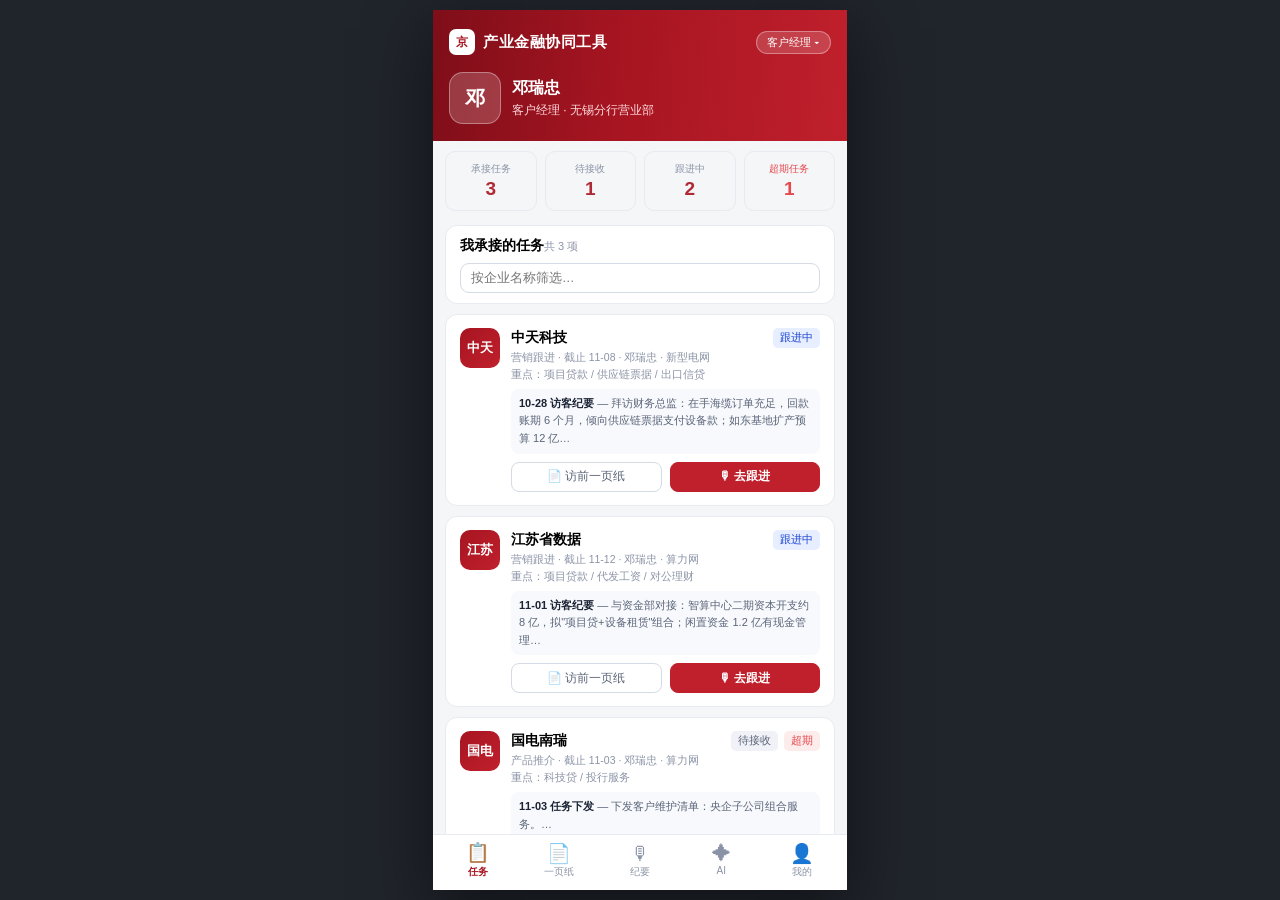
<file: _release/mobile.html>
<!DOCTYPE html>
<html lang="zh-CN">
<head>
<meta charset="UTF-8">
<meta name="viewport" content="width=device-width, initial-scale=1.0, maximum-scale=1.0, user-scalable=no">
<title>产业金融协同工具 · 移动工作台</title>
<style>
/* ============ 设计令牌（与 PC 门户一致） ============ */
:root {
  --brand-500:#C0202C; --brand-600:#A61521; --brand-700:#8E1019; --brand-100:#FBE7E9; --brand-50:#FCF4F5;
  --blue-500:#2458F5; --blue-100:#E7EEFF;
  --ok-500:#16A34A; --ok-50:#E8F7EE; --warn-500:#F59E0B; --warn-50:#FEF4E2; --danger-500:#E5484D; --danger-50:#FDECEC;
  --info-500:#0EA5E9; --info-50:#E6F6FD; --violet-500:#7C3AED; --violet-50:#F1EAFE;
  --bg:#F5F6F8; --card:#fff; --line:#E7EAF0; --line-strong:#D5DAE4;
  --t1:#1A2233; --t2:#5A6478; --t3:#8A93A6;
  --font:-apple-system,BlinkMacSystemFont,"PingFang SC","Microsoft YaHei",sans-serif;
  --r:12px;
}
* { margin:0; padding:0; box-sizing:border-box; }
html,body { height:100%; }
body { font-family:var(--font); background:#20242B; display:flex; justify-content:center; align-items:center; }
::-webkit-scrollbar { width:0; height:0; }

/* ============ 手机壳（PC 预览） ============ */
.phone { width:100%; max-width:414px; height:min(880px,100vh); background:var(--bg); display:flex; flex-direction:column; overflow:hidden; position:relative; box-shadow:0 20px 60px rgba(0,0,0,.5); }
@media (max-width:480px) { body { background:var(--bg); } .phone { max-width:none; height:100vh; box-shadow:none; } }

/* ============ 顶栏 ============ */
.mhead { background:linear-gradient(96deg,#7E0E19,#A61521 45%,#C0202C); color:#fff; padding:19px 16px 17px; flex-shrink:0; }
.mhead .r1 { display:flex; align-items:center; gap:8px; }
.mhead .logo { width:26px; height:26px; border-radius:7px; background:#fff; color:var(--brand-600); font-weight:800; font-size:12px; display:flex; align-items:center; justify-content:center; }
.mhead .t { font-size:15px; font-weight:700; letter-spacing:.5px; flex:1; }
.mhead .urole { background:rgba(255,255,255,.16); border:1px solid rgba(255,255,255,.35); border-radius:999px; font-size:11px; padding:3px 10px; display:flex; align-items:center; gap:5px; }
.mhead .uinfo { display:flex; align-items:center; gap:9px; margin-top:10px; }
.mhead .avatar { width:36px; height:36px; border-radius:50%; background:rgba(255,255,255,.2); border:1px solid rgba(255,255,255,.4); display:flex; align-items:center; justify-content:center; font-weight:700; font-size:14px; }
.mhead .un { font-size:13px; font-weight:600; }
.mhead .ud { font-size:11px; color:#FFD9DC; margin-top:1px; }
.mhead .urole2 { display:flex; align-items:center; gap:11px; margin-top:17px; }
.mhead .uav3 { width:52px; height:52px; border-radius:14px; background:rgba(255,255,255,.18); border:1px solid rgba(255,255,255,.35); color:#fff; font-size:20px; font-weight:800; display:flex; align-items:center; justify-content:center; flex-shrink:0; }
.mkpis { display:flex; gap:8px; padding:10px 12px 2px; }
.mkpi { flex:1; min-width:0; background:var(--bg); border:1px solid var(--line); border-radius:10px; padding:10px 4px 9px; text-align:center; }
.mkpi .k { font-size:10px; color:var(--t3); white-space:nowrap; overflow:hidden; text-overflow:ellipsis; }
.mkpi .v { font-size:19px; font-weight:800; color:#B02A35; margin-top:2px; line-height:1.2; font-variant-numeric:tabular-nums; }
.mkpi.alert .v { color:var(--danger-500); }
.mkpi.alert .k { color:var(--danger-500); }

/* ============ 主体 ============ */
.mbody { flex:1; overflow-y:auto; padding:12px 12px 16px; }
.mpage { display:none; }
.mpage.on { display:block; animation:fadeIn .18s ease; }
@keyframes fadeIn { from { opacity:0; transform:translateY(4px); } to { opacity:1; transform:none; } }
.card { background:var(--card); border-radius:var(--r); border:1px solid var(--line); padding:13px 14px; margin-bottom:10px; }
.sec-t { font-size:14px; font-weight:700; display:flex; align-items:center; gap:7px; margin-bottom:8px; }
.sec-t::before { content:""; width:3.5px; height:14px; border-radius:2px; background:var(--brand-500); }
.sec-t small { font-size:10.5px; color:var(--t3); font-weight:400; margin-left:auto; }
.tag { display:inline-flex; align-items:center; height:20px; padding:0 7px; border-radius:5px; font-size:10.5px; font-weight:500; white-space:nowrap; }
.tag-blue{background:var(--blue-100);color:#1A44D6} .tag-green{background:var(--ok-50);color:var(--ok-500)}
.tag-orange{background:var(--warn-50);color:#C77700} .tag-red{background:var(--danger-50);color:var(--danger-500)}
.tag-violet{background:var(--violet-50);color:var(--violet-500)} .tag-cyan{background:var(--info-50);color:#0284C7}
.tag-gray{background:#F0F2F7;color:var(--t2)} .tag-line{background:#fff;border:1px solid var(--line-strong);color:var(--t2)}
.tag-solid-red{background:var(--brand-500);color:#fff}
.muted { color:var(--t3); font-size:11px; }
.sub { color:var(--t2); font-size:12px; line-height:1.7; }
b.sm { font-size:13px; }

/* 任务卡 */
.tcard { display:flex; gap:11px; }
.tcard .tdoc { width:40px; height:40px; border-radius:10px; background:linear-gradient(135deg,var(--brand-600),var(--brand-500)); color:#fff; font-size:13px; font-weight:800; display:flex; align-items:center; justify-content:center; flex-shrink:0; }
.tcard .tbody { flex:1; min-width:0; }
.tcard .tr1 { display:flex; align-items:center; gap:6px; }
.tcard .tn { font-size:14px; font-weight:700; flex:1; }
.tcard .tmeta { font-size:10.5px; color:var(--t3); margin-top:3px; }
.tcard .tlast { font-size:11px; color:var(--t2); background:#F7F9FC; border-radius:8px; padding:6px 8px; margin-top:7px; line-height:1.6; }
.tcard .tacts { display:flex; gap:8px; margin-top:8px; }
.mbtn { flex:1; height:30px; border-radius:8px; border:1px solid var(--line-strong); background:#fff; color:var(--t2); font-size:12px; font-family:var(--font); display:flex; align-items:center; justify-content:center; gap:4px; }
.mbtn.pri { background:var(--brand-500); border-color:var(--brand-500); color:#fff; font-weight:600; }
.mbtn.ghost-plain { flex:0 0 auto; padding:0 12px; }

/* 一页纸 */
.op-head { display:flex; gap:11px; align-items:center; }
.op-logo { width:44px; height:44px; border-radius:11px; background:linear-gradient(135deg,var(--brand-600),var(--brand-500)); color:#fff; font-weight:800; font-size:14px; display:flex; align-items:center; justify-content:center; flex-shrink:0; }
.op-score { margin-left:auto; text-align:center; background:#FFF6F7; border:1px solid #F3D3D6; border-radius:10px; padding:4px 10px; flex-shrink:0; }
.op-score b { font-size:20px; color:var(--brand-600); display:block; line-height:1.15; }
.op-tags { display:flex; flex-wrap:wrap; gap:5px; margin-top:8px; }
.op-sec { margin-top:12px; }
.op-sec-t { font-size:11px; font-weight:700; color:var(--brand-600); letter-spacing:.5px; margin-bottom:6px; display:flex; align-items:center; gap:6px; }
.op-sec-t::before { content:""; width:3px; height:10px; border-radius:2px; background:var(--brand-500); }
.kvrow { display:flex; gap:8px; padding:5px 0; border-bottom:1px dashed var(--line); font-size:12px; }
.kvrow:last-child { border-bottom:none; }
.kvrow .k { width:78px; color:var(--t3); flex-shrink:0; }
.kvrow .v { flex:1; color:var(--t1); line-height:1.55; }
.qitem { display:flex; gap:8px; margin-bottom:7px; }
.qn { width:17px; height:17px; border-radius:50%; background:var(--brand-500); color:#fff; font-size:10px; display:flex; align-items:center; justify-content:center; flex-shrink:0; margin-top:2px; }

/* 录音 */
.recard { text-align:center; padding:18px 14px 14px; background:linear-gradient(160deg,#FBF4F5,#F7FAFF); border:1px solid #F0D9DC; border-radius:var(--r); margin-bottom:10px; }
.mic { width:76px; height:76px; border-radius:50%; border:none; background:linear-gradient(135deg,var(--brand-600),var(--brand-500)); color:#fff; font-size:26px; cursor:pointer; box-shadow:0 6px 20px rgba(192,32,44,.35); transition:.15s; }
.mic:active { transform:scale(.96); }
.mic.rec { background:var(--danger-500); animation:pulse 1s infinite; }
.mic[disabled] { opacity:.6; }
@keyframes pulse { 0% { box-shadow:0 0 0 0 rgba(229,72,77,.45); } 100% { box-shadow:0 0 0 20px rgba(229,72,77,0); } }
.rt { margin-top:10px; font-size:22px; font-weight:700; font-variant-numeric:tabular-nums; }
.rtip { font-size:11px; color:var(--t2); margin-top:4px; line-height:1.6; }
.rwave { display:flex; gap:3px; justify-content:center; height:22px; align-items:center; margin-top:8px; }
.rwave i { width:3px; border-radius:2px; background:var(--brand-500); height:6px; }
.rwave.on i { animation:wv 1s infinite ease-in-out; }
.rwave.on i:nth-child(2n) { animation-delay:.15s; } .rwave.on i:nth-child(3n) { animation-delay:.3s; } .rwave.on i:nth-child(4n) { animation-delay:.45s; }
@keyframes wv { 0%,100% { height:5px; } 50% { height:20px; } }
.fgrid { display:grid; grid-template-columns:1fr 1fr 1fr; gap:8px; margin:10px 0; }
.fitem label { display:block; font-size:10.5px; color:var(--t3); margin-bottom:3px; }
.fitem input,.fitem select, textarea.tarea { width:100%; border:1px solid var(--line-strong); border-radius:8px; padding:7px 9px; font-size:12px; font-family:var(--font); outline:none; background:#fff; color:var(--t1); }
.fitem input:focus,.fitem select:focus, textarea.tarea:focus { border-color:var(--brand-500); }
textarea.tarea { width:100%; min-height:88px; resize:vertical; line-height:1.7; }
.aicard { background:linear-gradient(135deg,#F5F0FF,#EEF6FF); border:1px solid #E0D9FB; border-radius:var(--r); padding:12px 13px; margin-top:10px; }
.aicard .ah { display:flex; align-items:center; gap:6px; font-weight:700; font-size:12px; color:#4C36B0; margin-bottom:6px; }
.aibadge { display:inline-flex; align-items:center; font-size:9.5px; font-weight:800; color:#fff; background:linear-gradient(135deg,#6D3BF5,#00B4FF); padding:2px 7px; border-radius:9px; letter-spacing:.5px; }
.aicard .ab { font-size:11.5px; color:#2B2350; line-height:1.8; }
.aicard .ab b { display:block; margin-top:6px; color:#1A1440; }
.logitem { padding:9px 0; border-bottom:1px dashed var(--line); }
.logitem:last-child { border-bottom:none; }
.logitem .l1 { display:flex; align-items:center; gap:6px; }
.logitem .lt { font-size:12px; font-weight:600; }
.logitem .ld { font-size:10.5px; color:var(--t3); }
.logitem .lx { font-size:11.5px; color:var(--t2); line-height:1.65; margin-top:4px; }

/* AI 问答 */
.chat { display:flex; flex-direction:column; gap:8px; padding:4px 2px 8px; }
.bub-q { align-self:flex-end; max-width:82%; background:var(--brand-500); color:#fff; border-radius:13px 13px 3px 13px; padding:9px 12px; font-size:12.5px; line-height:1.6; }
.bub-a { align-self:flex-start; max-width:90%; background:#fff; border:1px solid #E3DEFA; border-radius:13px 13px 13px 3px; padding:9px 12px; font-size:12px; line-height:1.7; color:#2B2350; box-shadow:0 1px 3px rgba(16,24,40,.05); }
.bub-a .src { display:block; margin-top:6px; font-size:10px; color:var(--t3); }
.sugs { display:flex; flex-wrap:wrap; gap:6px; margin:8px 0; }
.sug { font-size:11px; padding:5px 10px; border-radius:999px; background:#F2F4F8; color:var(--t2); border:1px solid var(--line); }
.askrow { display:flex; gap:8px; }
.askrow input { flex:1; height:36px; border:1px solid var(--line-strong); border-radius:10px; padding:0 12px; font-size:12.5px; outline:none; font-family:var(--font); }
.askrow button { width:64px; border:none; border-radius:10px; background:var(--brand-500); color:#fff; font-size:13px; font-weight:600; font-family:var(--font); }

/* 我的 */
.ucard { display:flex; gap:12px; align-items:center; }
.uav2 { width:52px; height:52px; border-radius:14px; background:linear-gradient(135deg,#7E0E19,#C0202C); color:#fff; font-size:20px; font-weight:800; display:flex; align-items:center; justify-content:center; }
.rolelist { display:flex; flex-direction:column; gap:8px; }
.roleitem { display:flex; align-items:center; gap:10px; border:1px solid var(--line); border-radius:12px; padding:10px 12px; }
.roleitem.on { border-color:var(--brand-500); background:var(--brand-50); }
.roleitem .rn { font-size:13px; font-weight:700; }
.roleitem .rd { font-size:10.5px; color:var(--t3); margin-top:1px; }

/* 底部导航 */
.mtab { flex-shrink:0; display:flex; background:#fff; border-top:1px solid var(--line); padding:6px 4px calc(8px + env(safe-area-inset-bottom)); }
.mtab .ti { flex:1; display:flex; flex-direction:column; align-items:center; gap:2px; font-size:10px; color:var(--t3); cursor:pointer; padding:3px 0; border-radius:8px; }
.mtab .ti .ic { font-size:19px; line-height:1; }
.mtab .ti.on { color:var(--brand-600); font-weight:700; }
.mtab .ti.on .ic { transform:translateY(-1px); }

.mb2 { margin-bottom:9px; }
.mt2 { margin-top:9px; }
.opb-more { display:block; width:100%; border:1px solid var(--line-strong); background:#fff; border-radius:9px; padding:12px 12px; font-size:12.5px; color:var(--t2); text-align:center; line-height:1.5; cursor:pointer; }
.opb-more:hover { border-color:var(--brand-500); color:var(--brand-600); }

/* 迭代22：访前准备看板（与 PC 端一致结构） */
.opb-hero { display:flex; justify-content:space-between; align-items:center; gap:10px; background:linear-gradient(115deg,#FDF7F8,#FCF0F1 55%,#FBEBED); border:1px solid #F3D3D6; border-radius:13px; padding:14px 15px; }
.opb-hero .ey { font-size:10px; letter-spacing:2px; color:#B4525B; }
.opb-hero h2 { font-size:16.5px; font-weight:800; margin:4px 0 5px; }
.opb-hero .sb { font-size:11px; color:var(--t2); line-height:1.7; }
.opb-verdict { flex-shrink:0; background:#fff; color:var(--brand-600); border-radius:11px; padding:8px 12px; text-align:center; box-shadow:0 2px 8px rgba(0,0,0,.08); }
.opb-verdict .lv { font-size:15px; font-weight:800; }
.opb-verdict .sm { font-size:9.5px; color:var(--t3); }
.opb-kpis { display:grid; grid-template-columns:repeat(3,1fr); gap:7px; }
.opb-kpi { background:#fff; border:1px solid var(--line); border-radius:10px; padding:8px 6px; text-align:center; border-top:2.5px solid #DBA0A6; }
.opb-kpi .k { font-size:9.5px; color:var(--t3); white-space:nowrap; overflow:hidden; text-overflow:ellipsis; }
.opb-kpi .v { font-size:15px; font-weight:800; color:var(--brand-600); margin-top:1px; }
.opb-sec { display:flex; align-items:center; gap:7px; margin:14px 0 8px; }
.opb-sec .no { width:22px; height:22px; border-radius:7px; background:var(--brand-50); border:1px solid #F3D3D6; color:var(--brand-600); font-weight:800; font-size:11.5px; display:flex; align-items:center; justify-content:center; flex-shrink:0; }
.opb-sec b { font-size:13.5px; }
.opb-cloud { display:flex; flex-wrap:wrap; gap:7px; }
.opb-cl { border-radius:14px; padding:3.5px 11px; font-size:11px; font-weight:600; }
.opb-cl.a { background:var(--brand-50); color:var(--brand-600); border:1px solid #F3D3D6; }
.opb-cl.b { background:#F2F6FF; color:#1A44D6; border:1px solid #D9E4FB; }
.opb-cl.c { background:#EDF7F2; color:#0F6E56; border:1px solid #D4EEE4; }
.opb-cl.e { background:var(--danger-50); color:var(--danger-500); border:1px solid #F6D7D8; }
.opb-biz { border-radius:10px; padding:10px 12px; background:#fff; border:1px solid var(--line); }
.opb-biz .t { font-size:12.5px; font-weight:800; margin-bottom:3px; }
.opb-biz .s { font-size:11px; color:var(--t2); line-height:1.65; }
.opb-person { background:#fff; border:1px solid var(--line); border-top:3px solid #DBA0A6; border-radius:10px; padding:11px 13px; }
.opb-person .nm { font-size:14px; font-weight:800; }
.opb-person .rl { font-size:11px; color:var(--brand-600); font-weight:700; margin:2px 0 4px; }
.opb-person .pt { font-size:11.5px; color:var(--t2); line-height:1.7; }
.opb-topic { background:#fff; border:1px solid var(--line); border-radius:10px; padding:11px 13px; }
.opb-topic .hd { display:flex; align-items:center; gap:7px; margin-bottom:5px; }
.opb-topic .no2 { min-width:21px; height:21px; border-radius:7px; color:#fff; font-weight:800; font-size:10.5px; display:flex; align-items:center; justify-content:center; flex-shrink:0; }
.opb-topic .q { font-weight:800; font-size:12.5px; }
.opb-topic .ask { font-size:11.5px; color:var(--t2); margin:3px 0 7px; line-height:1.65; }
.opb-topic .why { background:#F8F5FC; border:1px dashed #D5CCE8; border-radius:8px; padding:7px 10px; font-size:11px; color:#4E4470; line-height:1.7; }
.opb-topic .why b { color:#5B54A8; }
.opb-topic .script { background:#F4F9FD; border-left:3px solid #2458F5; border-radius:0 8px 8px 0; padding:7px 10px; font-size:11px; color:#2A5566; margin-top:8px; line-height:1.75; }
.opb-topic .script .sl { font-weight:800; color:#1A44D6; font-size:10px; letter-spacing:.5px; display:block; margin-bottom:2px; }
.opb-note { background:var(--brand-50); border-left:3px solid var(--brand-500); border-radius:0 8px 8px 0; padding:9px 12px; font-size:11.5px; color:#5A3038; line-height:1.8; }
.opb-note b { color:var(--brand-600); }
.opb-hbar { display:flex; align-items:center; gap:8px; font-size:11.5px; padding:4px 0; }
.opb-hbar .bl { width:82px; color:var(--t2); font-weight:600; flex-shrink:0; }
.opb-hbar .bt { flex:1; height:14px; background:#F6E9EA; border-radius:5px; overflow:hidden; }
.opb-hbar .bt i { display:block; height:100%; border-radius:5px; background:#D98A92; }
.opb-hbar .bn { flex-shrink:0; color:var(--brand-600); font-weight:700; }

/* 迭代16：AI 特效 */
@keyframes mStagIn{from{opacity:0;transform:translateY(8px)}to{opacity:1;transform:none}}
@keyframes mFade{from{opacity:0}to{opacity:1}}
@keyframes mLogIn{from{background:#FBE7E9;transform:translateX(-12px);opacity:0}to{transform:none;opacity:1}}
.script-typing::after{content:"▍";color:var(--brand-500);animation:mCaret .8s steps(1) infinite}
@keyframes mCaret{50%{opacity:0}}

/* Toast */
#toast { position:absolute; left:50%; transform:translateX(-50%); bottom:86px; background:rgba(26,34,51,.92); color:#fff; padding:9px 16px; border-radius:999px; font-size:12px; display:none; z-index:99; max-width:82%; text-align:center; line-height:1.5; }

/* 选择器 */
.picker { display:flex; gap:6px; overflow-x:auto; padding-bottom:4px; margin-bottom:10px; }
.pitem { flex-shrink:0; font-size:11.5px; padding:6px 12px; border-radius:999px; background:#fff; border:1px solid var(--line-strong); color:var(--t2); }
.pitem.on { background:var(--brand-500); border-color:var(--brand-500); color:#fff; font-weight:600; }
.empty { text-align:center; padding:34px 16px; color:var(--t3); font-size:12px; }
.empty .e { font-size:30px; margin-bottom:6px; }
</style>
</head>
<body>
<div class="phone">
  <div class="mhead" id="mHead"></div>
  <div class="mkpis" id="mKpis"></div>
  <div class="mbody" id="mBody"></div>
  <div class="mtab" id="mTab"></div>
  <div id="toast"></div>
  <div id="roleMask" style="display:none;position:absolute;inset:0;background:rgba(10,20,40,.45);z-index:90" onclick="toggleRoleSheet()"></div>
  <div id="roleSheet" style="display:none;position:absolute;left:0;right:0;bottom:0;background:#fff;border-radius:16px 16px 0 0;z-index:95;padding:6px 12px calc(14px + env(safe-area-inset-bottom));box-shadow:0 -8px 30px rgba(10,20,40,.2)"></div>
</div>

<script>
/* ============================================================
   移动工作台 · 数据（与 PC 机会漏斗一致口径的演示子集）
   ============================================================ */
var D = {
  nets: ['新型电网', '算力网', '城市地下管网', '物流网', '新一代通信网', '海上风电'],
  cos: [
    { id:'F001', short:'中天科技', name:'江苏中天科技股份有限公司', cat:'上游供应商', net:'新型电网', track:'海底电缆·高压海缆/海缆附件', city:'南通', zone:'如东县', score:100, prog:'突破', pos:'战略', wt:'主攻', listed:'是·上交所主板(600522)', nat:'民营企业', rel:'高度相关', sigLv:'A',
      recent:'海缆/风电塔筒龙头，在手订单充足，如东基地扩产在即',
      sig:['经营四线得分 100（A 级信号 · 高度相关）','客户大类：上游供应商 ｜ 海底电缆 ｜ 民营企业'],
      prods:['项目贷款','并购贷款','绿色信贷','债券承销','供应链金融'],
      internal:{credit:0,used:0,deposit:0,settle:0,products:[]} },
    { id:'F011', short:'江苏省数据', name:'江苏省数据集团有限公司', cat:'建设运营商', net:'算力网', track:'智算中心及算力调度', city:'南京', zone:'建邺区', score:96, prog:'突破', pos:'战略', wt:'主攻', listed:'否', nat:'省属国企', rel:'高度相关', sigLv:'A',
      recent:'省属数据集团，智算中心二期资本开支约 8 亿',
      sig:['经营四线得分 96（A 级信号 · 高度相关）','客户大类：建设运营商 ｜ 智算中心 ｜ 省属国企'],
      prods:['项目贷','科技贷','政府存款','结算'],
      internal:{credit:0,used:0,deposit:0,settle:0,products:[]} },
    { id:'F069', short:'南京城建', name:'南京市城市建设投资控股(集团)有限责任公司', cat:'建设运营商', net:'城市地下管网', track:'综合管廊及生命线', city:'南京', zone:'玄武区', score:88, prog:'攻坚', pos:'战略', wt:'择优', listed:'否', nat:'地方国资', rel:'高度相关', sigLv:'A',
      recent:'管廊二期项目公司月底注册，资金监管招标在即',
      sig:['经营四线得分 88（A 级信号 · 高度相关）','客户大类：建设运营商 ｜ 综合管廊 ｜ 地方国资'],
      prods:['项目贷','专项债配套','结算'],
      internal:{credit:0,used:0,deposit:0,settle:0,products:[]} },
    { id:'F003', short:'国信集团', name:'江苏省国信集团', cat:'建设运营商', net:'新型电网', track:'海上风电', city:'南京', zone:'玄武区', score:98, prog:'突破', pos:'战略', wt:'主攻', listed:'否', nat:'省属国企', rel:'高度相关', sigLv:'A', opp:'盐城市-大丰区、东台市',
      recent:'省属能源平台，大丰 800MW 海上风电核准公示',
      sig:['经营四线得分 98（A 级信号 · 高度相关）','客户大类：建设运营商 ｜ 海上风电 ｜ 省属国企'],
      prods:['项目贷','绿色贷款','并购贷','债券承销'],
      internal:{credit:0,used:0,deposit:0,settle:0,products:[]} },
    { id:'F012', short:'东部机场', name:'东部机场集团有限公司', cat:'建设运营商', net:'物流网', track:'航空物流', city:'南京', zone:'江宁区', score:96, prog:'突破', pos:'战略', wt:'次攻', listed:'否', nat:'省属国企', rel:'高度相关', sigLv:'A',
      recent:'省属机场集团，改扩建+航空物流枢纽建设',
      sig:['经营四线得分 96（A 级信号 · 高度相关）','客户大类：建设运营商 ｜ 航空物流 ｜ 省属国企'],
      prods:['项目贷','银团','债券承销','结算'],
      internal:{credit:0,used:0,deposit:0,settle:0,products:[]} },
    { id:'F004', short:'国电南瑞', name:'国电南瑞科技股份有限公司', cat:'上游供应商', net:'算力网', track:'算电协同', city:'南京', zone:'江宁区', score:98, prog:'突破', pos:'腰部', wt:'主攻', listed:'是·上交所主板(600406)', nat:'央企子公司', rel:'高度相关', sigLv:'A',
      recent:'电网自动化龙头，算电协同核心供应商',
      sig:['经营四线得分 98（A 级信号 · 高度相关）','客户大类：上游供应商 ｜ 算电协同 ｜ 央企子公司'],
      prods:['科技贷','投行服务','结算'],
      internal:{credit:0,used:0,deposit:0,settle:0,products:[]} },
  ],
  rms: [
    { id:'rm-drz', name:'邓瑞忠', unit:'无锡分行营业部' },
    { id:'rm-wq', name:'王倩', unit:'无锡梁溪支行' },
    { id:'rm-zh', name:'周航', unit:'无锡新吴支行' },
    { id:'rm-lx', name:'李晓', unit:'无锡江阴支行' },
  ],
  tasks: [
    { id:'FT1', co:'F001', rm:'rm-drz', type:'营销跟进', due:'11-08', status:'跟进中', d:'10-26',
      note:'海缆订单与扩产窗口，主推项目贷+供应链票据；同步摸排海风场建设资金安排',
      prods:['项目贷款','供应链票据','出口信贷'],
      log:[
        { d:'10-28', t:'访客纪要', by:'邓瑞忠', x:'拜访财务总监：在手海缆订单充足，回款账期 6 个月，倾向供应链票据支付设备款；如东基地扩产预算 12 亿，明年 Q1 启动。AI 建议：先落地票据池+结算归集，扩产对接项目贷与出口信贷。' },
        { d:'10-27', t:'协同留言', by:'分行产品经理 · 陈立', x:'该户已列入本月重点，供应链票据报价权限我这边同步给到，额度测算走绿色通道。' },
        { d:'10-26', t:'任务下发', by:'分行产品经理 · 陈立', x:'下发客户维护清单：战略·主攻客户，聚焦项目贷切入。' } ] },
    { id:'FT2', co:'F011', rm:'rm-drz', type:'营销跟进', due:'11-12', status:'跟进中', d:'10-30',
      note:'智算中心项目融资对接，强调非信贷服务（结算/代发/闲置资金理财）',
      prods:['项目贷款','代发工资','对公理财'],
      log:[
        { d:'11-01', t:'访客纪要', by:'邓瑞忠', x:'与资金部对接：智算中心二期资本开支约 8 亿，拟"项目贷+设备租赁"组合；闲置资金 1.2 亿有现金管理需求。AI 建议：现金管理方案先行，项目融资与政府专项债联动设计。' },
        { d:'10-30', t:'任务下发', by:'分行产品经理 · 陈立', x:'下发客户维护清单：战略·主攻客户，项目融资+非信贷综合服务。' } ] },
    { id:'FT3', co:'F069', rm:'rm-wq', type:'调研摸排', due:'11-15', status:'跟进中', d:'10-27',
      note:'综合管廊及生命线工程资金监管专户摸排，争取专户落地带动存款',
      prods:['资金监管','存款归集'],
      log:[ { d:'10-29', t:'调研纪要', by:'王倩', x:'管廊二期项目公司 11 月注册落地，资金监管招标尚未启动；建议提前介入出监管方案。' },
            { d:'10-27', t:'任务下发', by:'分行产品经理 · 陈立', x:'下发客户维护清单：管廊资金监管专户先行。' } ] },
    { id:'FT4', co:'F003', rm:'rm-zh', type:'营销跟进', due:'11-05', status:'已反馈', d:'10-24',
      note:'大丰海上风电项目银团参与摸底，关注同业份额分配',
      prods:['银团贷款','绿色贷款'],
      log:[ { d:'11-02', t:'反馈', by:'周航', x:'已完成摸底：牵头行为国开行，我行可争取参团份额 3-5 亿；股东增资到位后启动。' },
            { d:'10-24', t:'任务下发', by:'分行产品经理 · 陈立', x:'下发客户维护清单：海风项目银团参团机会。' } ] },
    { id:'FT5', co:'F012', rm:'rm-lx', type:'营销跟进', due:'11-10', status:'跟进中', d:'10-25',
      note:'机场改扩建项目贷沟通 + 航空物流结算归集与代发联动',
      prods:['项目贷款','结算归集','代发工资'],
      log:[ { d:'10-31', t:'访客纪要', by:'李晓', x:'改扩建项目已有他行报价，客户关注放款节奏与代发联动；建议以"审批时效+结算归集+代发"组合应对。' },
            { d:'10-25', t:'任务下发', by:'分行产品经理 · 陈立', x:'下发客户维护清单：省属国企综合经营。' } ] },
    { id:'FT6', co:'F004', rm:'rm-drz', type:'产品推介', due:'11-03', status:'待接收', d:'10-31',
      note:'算电协同科技贷推介 + 投行培育陪伴（非信贷：结算与资金归集）',
      prods:['科技贷','投行服务'],
      log:[ { d:'11-03', t:'任务下发', by:'分行产品经理 · 陈立', x:'下发客户维护清单：央企子公司组合服务。' } ] },
  ],
  users: [
    { id:'rm', av:'邓', name:'邓瑞忠', role:'客户经理', dept:'无锡分行营业部', tip:'我承接的下发任务' },
    { id:'head', av:'陆', name:'陆青', role:'支行长', dept:'无锡分行营业部', tip:'本支行任务与人员' },
    { id:'pm', av:'陈', name:'陈立', role:'分行产品经理', dept:'公司银行部', tip:'机会漏斗 · 订阅 · 下发' },
    { id:'gm', av:'王', name:'王健', role:'部门负责人', dept:'公司银行部', tip:'全辖营销过程总览' },
  ],
  qa: [
    { q:'六张网客户优先推什么产品？', a:'按方向匹配：新型电网→项目贷+保函+结算归集；算力网→项目贷+设备更新贴息+现金管理；管网→资金监管+专项债配套；物流→固贷+供应链融资+代发；通信→科创e贷+研发贷+票据池；海上风电→银团+保函+跨境结算。非信贷服务（结算/代发/理财）建议先行落地。', src:'产品政策库 · 六张网营销指引' },
    { q:'访客纪要里要记录哪些要点？', a:'关键人与决策链、资金安排时间表、非信贷服务切入机会（结算/代发/票据）、同业竞争动态、下一步动作与承诺。语音转写后 AI 会自动整理为需求识别与综合方案建议。', src:'过程管理制度 · 访客纪要规范' },
    { q:'什么是四维标签？', a:'方向（六张网+细分赛道）、进展（突破/攻坚/培养/储备）、地位（战略/腰部/基础）、权重（主攻/次攻/择优/承接）。由 AI 根据公开信号自动打标，产品经理可在机会漏斗中调整并订阅。', src:'机会漏斗 · 标签体系说明' },
    { q:'非信贷服务有哪些？', a:'结算归集、代发工资、票据池、现金管理/对公理财、资金监管、跨境结算与避险、保函（非融资类）。前中台协同方案中建议与信贷产品组合推进。', src:'产品政策库 · 综合服务目录' },
  ],
  script: {
    '新型电网':'今天拜访了财务总监。海缆和风电塔筒订单排到明年，回款账期六个月，希望用供应链票据支付设备款。如东基地扩产预算三个亿，明年一季度启动，想了解项目贷和出口信贷。结算目前主要在四大行，愿意把部分结算迁过来。',
    '算力网':'和资金部聊了四十分钟。智算中心二期资本开支八个亿左右，打算项目贷加设备租赁组合。手上还有一点二亿闲置资金，有现金管理需求。代发目前不到三百人，扩张后会到八百人。',
    '城市地下管网':'管廊二期项目公司月底注册，资金监管招标还没启动。业主方关心监管银行的放款时效和系统对接，专项债配套还有两亿缺口，想比较成本。施工保函明年有密集需求。',
    '水网':'走访了原水公司和供水枢纽项目。调水工程二期投资六亿，资本金到位三成，剩下想用项目贷加水利专项贷。水费收缴账户在他行，业主愿意谈结算归集和资金监管专户。',
    '物流网':'机场改扩建和铁路专用线项目都有他行报价，客户更看重放款节奏。货运板块的车队更新一点五亿想讨论置换。对票据池加代发联动很感兴趣，约了下周运营团队对接。',
    '新一代通信网':'光模块和光纤光缆订单能见度到明年年底。科创板辅导中，券商建议提前做募集资金监管预案。研发投入今年超一个亿，希望有信用类科创贷。应收在头部客户，账期九十天，可以做保理。'
  },
  prodByNet: {
    '新型电网':['项目贷款','绿色贷款','供应链金融'], '新一代通信网':['科创贷款','并购贷款','票据池'],
    '算力网':['项目贷款','科技贷','设备更新贷'], '城市地下管网':['项目贷','资金监管','债券承销'],
    '水网':['项目贷款','水利专项贷','资金监管'], '物流网':['项目贷','供应链融资','结算归集']
  }
};

/* ============================================================
   应用状态与工具
   ============================================================ */
var S = { role:'rm', tab:'task', selTask:'FT1', opCo:null, chat:[{a:'您好，我是工作台 AI 助手，可解答产品、政策与营销策略问题。'}] };
function $(s){ return document.querySelector(s); }
function esc(s){ return String(s==null?'':s).replace(/[&<>"]/g,function(c){ return {'&':'&amp;','<':'&lt;','>':'&gt;','"':'&quot;'}[c]; }); }
function co(id){ for (var i=0;i<D.cos.length;i++) if (D.cos[i].id===id) return D.cos[i]; return null; }
function task(id){ for (var i=0;i<D.tasks.length;i++) if (D.tasks[i].id===id) return D.tasks[i]; return null; }
function rm(id){ for (var i=0;i<D.rms.length;i++) if (D.rms[i].id===id) return D.rms[i]; return {name:'—',unit:''}; }
function user(){ for (var i=0;i<D.users.length;i++) if (D.users[i].id===S.role) return D.users[i]; return D.users[0]; }
function myTasks(){
  if (S.role==='rm') return D.tasks.filter(function(t){ return t.rm==='rm-drz'; });
  if (S.role==='head') return D.tasks.filter(function(t){ return rm(t.rm).unit==='无锡分行营业部'; });
  return D.tasks;
}
function isOverdueM(t){ return +t.due.replace('-','')<1105 && t.status!=='已反馈' && t.status!=='已关闭'; }
function needReviewM(t){ return t.log.some(function(l){return l.t==='访客纪要';}) && !t.log.some(function(l){return l.t==='协同留言'&&l.by.indexOf('产品经理')>=0;}); }
function needAccM(t){ return t.status==='跟进中' && +t.due.replace('-','')<=1112; }
function urgeTask(id){
  var t=null; D.tasks.forEach(function(x){ if(x.id===id) t=x; });
  if(!t) return;
  t.log.unshift({ d:'11-05', t:'催办', by:'分行产品经理 · 陈立', x:'已发送催办提醒，请'+rm(t.rm).name+'更新'+co(t.co).short+'跟进进展' });
  toastMsg('已催办「'+co(t.co).short+' · '+rm(t.rm).name+'」'); renderHead(); renderBody(); renderKpis();
}
function reviewTask(id){
  var t=null; D.tasks.forEach(function(x){ if(x.id===id) t=x; });
  if(!t) return;
  t.log.unshift({ d:'11-05', t:'协同留言', by:'分行产品经理 · 陈立', x:'纪要已复核：需求识别与综合服务方案确认无误，可推进落地。' });
  toastMsg('已复核「'+co(t.co).short+'」纪要，已通知客户经理'); renderHead(); renderBody(); renderKpis();
}
function toastMsg(m){ var t=$('#toast'); t.textContent=m; t.style.display='block'; clearTimeout(t._h); t._h=setTimeout(function(){ t.style.display='none'; },2200); }
var stTag=function(s){ return ({待接收:'tag-gray',跟进中:'tag-blue',已反馈:'tag-green',已关闭:'tag-line'})[s]||'tag-gray'; };
var progCls={突破:'tag-solid-red',攻坚:'tag-orange',培育:'tag-blue',储备:'tag-gray'};
function fmt2(n){ return (n<10?'0':'')+n; }

/* ============================================================
   渲染
   ============================================================ */
function renderHead(){
  var u=user();
  renderKpis();
  var ts=myTasks();
  var ks=[];
  var od=ts.filter(function(t){return +t.due.replace('-','')<1105 && t.status!=='已反馈' && t.status!=='已关闭';}).length;
  var rv=ts.filter(function(t){ return t.log.some(function(l){return l.t==='访客纪要';}) && !t.log.some(function(l){return l.t==='协同留言'&&l.by.indexOf('产品经理')>=0;}); }).length;
  if (S.role==='rm') ks=[['承接任务',ts.length],['待接收',ts.filter(function(t){return t.status==='待接收';}).length],['跟进中',ts.filter(function(t){return t.status==='跟进中';}).length],od?['超期',od]:['已反馈',ts.filter(function(t){return t.status==='已反馈';}).length]];
  else if (S.role==='head') ks=[['支行任务',ts.length],['跟进中',ts.filter(function(t){return t.status==='跟进中';}).length],od?['超期',od]:['已反馈',ts.filter(function(t){return t.status==='已反馈';}).length],['反馈率',ts.length?Math.round(ts.filter(function(t){return t.status==='已反馈';}).length/ts.length*100)+'%':'—']];
  else if (S.role==='pm') ks=[['已下发',ts.length],['待接收',ts.filter(function(t){return t.status==='待接收';}).length],['待陪访',ts.filter(function(t){return t.status==='跟进中'&&+t.due.replace('-','')<=1112;}).length],rv?['待复核',rv]:['订阅企业',10]];
  else ks=[['全辖任务',ts.length],['覆盖企业',new Set(ts.map(function(t){return t.co;})).size],['反馈率',ts.length?Math.round(ts.filter(function(t){return t.status==='已反馈';}).length/ts.length*100)+'%':'—'],od?['超期',od]:['经理',new Set(ts.map(function(t){return t.rm;})).size]];
  $('#mHead').innerHTML =
    '<div class="r1"><div class="logo">京</div><div class="t">产业金融协同工具</div>'+
    '<div class="urole" onclick="toggleRoleSheet()">'+esc(u.role)+' ▾</div></div>'+
    '<div class="urole2">'+
      '<div class="uav3">'+esc(u.av)+'</div>'+
      '<div style="flex-shrink:0"><div class="un" style="font-size:16px">'+esc(u.name)+'</div><div class="ud" style="margin-top:3px;font-size:12px">'+esc(u.role)+' · '+esc(u.dept)+'</div></div>'+
    '</div>';
}
function renderKpis(){
  var ts=myTasks();
  var od=ts.filter(function(t){return +t.due.replace('-','')<1105 && t.status!=='已反馈' && t.status!=='已关闭';}).length;
  var rv=ts.filter(function(t){ return t.log.some(function(l){return l.t==='访客纪要';}) && !t.log.some(function(l){return l.t==='协同留言'&&l.by.indexOf('产品经理')>=0;}); }).length;
  var ks=[];
  if (S.role==='rm') ks=[['承接任务',ts.length],['待接收',ts.filter(function(t){return t.status==='待接收';}).length],['跟进中',ts.filter(function(t){return t.status==='跟进中';}).length],od?['超期任务',od,1]:['已反馈',ts.filter(function(t){return t.status==='已反馈';}).length]];
  else if (S.role==='head') ks=[['支行任务',ts.length],['跟进中',ts.filter(function(t){return t.status==='跟进中';}).length],od?['超期任务',od,1]:['已反馈',ts.filter(function(t){return t.status==='已反馈';}).length],['反馈率',ts.length?Math.round(ts.filter(function(t){return t.status==='已反馈';}).length/ts.length*100)+'%':'—']];
  else if (S.role==='pm') ks=[['已下发',ts.length],['待接收',ts.filter(function(t){return t.status==='待接收';}).length],['待陪访',ts.filter(function(t){return t.status==='跟进中'&&+t.due.replace('-','')<=1112;}).length],rv?['待复核纪要',rv,1]:['订阅企业',10]];
  else ks=[['全辖任务',ts.length],['覆盖企业',new Set(ts.map(function(t){return t.co;})).size],['反馈率',ts.length?Math.round(ts.filter(function(t){return t.status==='已反馈';}).length/ts.length*100)+'%':'—'],od?['超期任务',od,1]:['参战经理',new Set(ts.map(function(t){return t.rm;})).size]];
  var box=document.querySelector('#mKpis'); if(!box) return;
  var n=ks.length;
  box.innerHTML=ks.map(function(k){
    var alert=k[2]?' alert':'';
    return '<div class="mkpi'+alert+'"><div class="k">'+esc(k[0])+'</div><div class="v">'+k[1]+'</div></div>';
  }).join('');
}
function renderTab(){
  var tabs=[['task','📋','任务'],['op','📄','一页纸'],['visit','🎙','纪要'],['ai','✦','AI'],['my','👤','我的']];
  $('#mTab').innerHTML=tabs.map(function(t){ return '<div class="ti '+(S.tab===t[0]?'on':'')+'" data-t="'+t[0]+'"><span class="ic">'+t[1]+'</span>'+t[2]+'</div>'; }).join('');
  Array.prototype.forEach.call($('#mTab').children,function(el){ el.onclick=function(){ switchTab(el.dataset.t); }; });
}
function switchTab(t){ S.tab=t; renderTab(); renderBody(); }

/* ---------- 任务页 ---------- */
function pageTask(){
  var ts0=myTasks(); var kw=(S.kw||'').trim();
  var ts=kw?ts0.filter(function(t){ return (co(t.co).name+co(t.co).short).indexOf(kw)>=0; }):ts0;
  var h='';
  if (S.role==='gm'||S.role==='head'){
    var byRm={}; ts0.forEach(function(t){ var n=rm(t.rm).name; byRm[n]=byRm[n]||{n:0,fb:0}; byRm[n].n++; if(t.status==='已反馈')byRm[n].fb++; });
    var rk=Object.keys(byRm).map(function(n){ return {n:n,v:byRm[n].n,rate:Math.round(byRm[n].fb/byRm[n].n*100)}; }).sort(function(a,b){return b.v-a.v;});
    var mxr=rk.length?rk[0].v:1;
    var best=rk.slice().sort(function(a,b){return b.rate-a.rate;})[0]||{n:'—',rate:0};
    var worst=rk.slice().sort(function(a,b){return a.rate-b.rate;})[0]||{n:'—',rate:0};
    h+='<div class="card"><div class="sec-t">客户经理排行<small>任务量 / 反馈率</small></div>'+rk.map(function(x){
      return '<div style="display:flex;gap:8px;align-items:center;padding:4px 0;font-size:12px"><span style="width:50px;flex-shrink:0;font-weight:600">'+esc(x.n)+'</span><div style="flex:1;height:12px;background:#F6E9EA;border-radius:4px;overflow:hidden"><i style="display:block;height:100%;width:'+(x.v/mxr*100)+'%;background:linear-gradient(90deg,#8E1019,#C0202C)"></i></div><span style="width:30px;text-align:right;font-weight:700;color:var(--brand-600)">'+x.v+'</span><span style="width:32px;text-align:right;color:'+(x.rate>=50?'var(--ok-500)':'var(--t3)')+'">'+x.rate+'%</span></div>';
    }).join('')+
    '<div style="margin-top:8px;padding-top:8px;border-top:1px dashed var(--line);font-size:11.5px;line-height:1.9"><span class="tag tag-green">红榜</span>'+esc(best.n)+' 反馈率最高（'+best.rate+'%）　<span class="tag tag-red">黑榜</span>'+esc(worst.n)+' 反馈率最低（'+worst.rate+'%）</div></div>';
  }
  h+='<div class="card" style="padding:10px 14px"><div class="flex-between" style="gap:8px"><b style="font-size:14px">'+(S.role==='rm'?'我承接的任务':S.role==='head'?'本支行任务':S.role==='pm'?'我下发的任务':'全辖任务')+'</b><span class="muted">'+(kw?'命中 '+ts.length+' / '+ts0.length:'共 '+ts.length+' 项')+'</span></div>'+
    (S.role==='pm' ? '<div style="display:flex;gap:6px;margin-top:8px"><span style="flex:1;background:#FFF6F0;border:1px solid #F2D9C4;border-radius:8px;padding:6px 8px;font-size:11px;color:#8B3D1D"><b>'+ts0.filter(function(t){return t.status==='跟进中'&&+t.due.replace('-','')<=1112;}).length+'</b> 项待陪访（7天内到期）</span><span style="flex:1;background:#FDF3F3;border:1px solid #F2D5D6;border-radius:8px;padding:6px 8px;font-size:11px;color:#8E0A20"><b>'+ts0.filter(function(t){ return t.log.some(function(l){return l.t==='访客纪要';}) && !t.log.some(function(l){return l.t==='协同留言'&&l.by.indexOf('产品经理')>=0;}); }).length+'</b> 篇纪要待复核</span></div>' : '')+
    '<input id="tKw" placeholder="按企业名称筛选…" value="'+esc(S.kw||'')+'" style="width:100%;margin-top:8px;border:1px solid var(--line-strong);border-radius:9px;padding:7px 10px;font-size:12.5px;outline:none;font-family:inherit"></div>';
  if (!ts.length) h+='<div class="card"><div class="empty"><div class="e">📭</div>暂无任务</div></div>';
  ts.forEach(function(t){
    var c=co(t.co);
    h+='<div class="card"><div class="tcard"><div class="tdoc">'+esc(c.short.slice(0,2))+'</div><div class="tbody">'+
      '<div class="tr1"><div class="tn">'+esc(c.short)+'</div><span class="tag '+stTag(t.status)+'">'+t.status+'</span>'+(isOverdueM(t)?'<span class="tag tag-red">超期</span>':'')+((S.role==='pm'&&needAccM(t))?'<span class="tag tag-orange">待陪访</span>':'')+((S.role==='pm'&&needReviewM(t))?'<span class="tag tag-violet">待复核</span>':'')+'</div>'+
      '<div class="tmeta">'+esc(t.type)+' · 截止 '+t.due+' · '+esc(rm(t.rm).name)+' · '+esc(c.net)+'</div>'+
      '<div class="tmeta">重点：'+esc(t.prods.join(' / '))+'</div>'+
      (t.log[0]?'<div class="tlast"><b style="color:var(--t1)">'+esc(t.log[0].d)+' '+esc(t.log[0].t)+'</b> — '+esc(t.log[0].x.slice(0,52))+'…</div>':'<div class="tlast" style="color:var(--warn-500)">尚无跟进记录，请尽快接收并拜访</div>')+
      '<div class="tacts">'+
        '<button class="mbtn" onclick="openOp(\''+c.id+'\')">📄 访前一页纸</button>'+
        (S.role==='rm'?'<button class="mbtn pri" onclick="goVisit(\''+t.id+'\')">🎙 去跟进</button>':'<button class="mbtn" onclick="goVisit(\''+t.id+'\')">查看纪要</button>')+
        ((S.role==='pm'&&t.status!=='已反馈')?'<button class="mbtn ghost-plain" onclick="urgeTask(\''+t.id+'\')">催办</button>':'')+
      '</div></div></div></div>';
  });
  return h;
}

/* ---------- 一页纸 ---------- */
function openOp(coId){ S.opCo=coId; switchTab('op'); }
/* 访前准备看板（结构与 PC 端工作台访前准备完全一致） */
function opTopics(c){
  var p0=(c.prods||[])[0]||'项目贷款';
  var OPEN={'新型电网':'"恭喜贵司'+(c.track.indexOf('海上风电')>=0?'海上风电项目核准落地':'电网订单持续放量')+'，我们梳理了绿色信贷与项目融资组合，想了解资金计划。"','算力网':'"智算中心建设进入高峰，可围绕设备采购和项目周期设计资金安排，先从结算和现金管理合作。"','城市地下管网':'"管廊与管网项目的资金监管和专项债配套可出完整方案，想了解项目进度。"','水网':'"水利项目投资大周期长，项目贷+水利专项贷能匹配建设节奏，想了解资本金安排。"','物流网':'"枢纽与运力建设的中长期安排，可按节点设计，先从结算归集做起。"','新一代通信网':'"科技金融和投行服务可匹配研发与资本运作节奏，想了解今年资金安排。"'}[c.net]||'"想了解贵司近期资金安排与项目节奏。"';
  return [
    { q:'订单与项目节奏', ask:'问：未来 6—12 个月订单储备/项目进度如何？正式合同与框架协议各占多少？关键交付与验收节点？', why:'这是'+(c.cat==='建设运营商'?'资本开支与融资排期':'收入与垫资规模')+'的直接变量，决定授信上量节奏与期限设计。', plan:p0, script:'「想先了解贵司'+(c.cat==='建设运营商'?'项目核准与资本金安排':'订单能见度与交付节奏')+'——如果四季度到明年有资金过渡需求，我们可以备一笔专项额度，先把通道铺好，节奏由您定。」' },
    { q:'回款与结算方式', ask:'问：主要客户/业主方的账期多长？电汇、票据、平台结算各占多少？可否确权？', why:c.cat==='上游供应商'?'应收占款是最适合银行工具盘活的板块；链主确权后保理风险极低，是差异化抓手。':'回款结构决定现金流测算与资金监管方案设计。', plan:(c.prods||[]).filter(function(x){return /供应链|票据|应收/.test(x);})[0]||'供应链金融', script:'「应收这块我们做了功课——'+(c.cat==='上游供应商'?'债务人是链主客户，资质很好，能不能走保理或者应收质押？':'业主回款的归集与监管方案我们可以出一版')+'两周内给您一份具体的融资方案，价格放到桌面上谈。」' },
    { q:'产能与投资安排', ask:'问：现有产能利用率？在建/拟建产线与设备采购的付款计划怎样安排？', why:'资本开支节奏决定中长期融资窗口与产品组合（项目贷/设备更新贷/租赁）。', plan:(c.prods||[]).filter(function(x){return /项目|设备|技改/.test(x);})[0]||p0, script:'「扩产和设备投入的时间表，我们可以按付款节点测算资金方案，让融资进度跟着项目走，不占用日常周转。」' },
    { q:'存量融资与同业格局', ask:'问：现有授信额度、已用余额与到期安排？合作行里哪类业务体验最差？', why:'正面拼价格无胜算；摸清"体验洼地"（保函时效、异地审批、系统对接）才能找到差异化切入口。', plan:'结算归集 + 非信贷先行', script:'「贵司合作行不少，我们今天不是来拼价格的。想请教：这么多家里哪类业务体验最差？您指哪里，我们改哪里——我们的优势就是决策链短，当天能约到审批人。」' },
    { q:'政策申报窗口', ask:'问：'+({'新型电网':'绿色信贷贴息/碳减排工具','算力网':'算力基础设施专项贴息','城市地下管网':'专项债配套','水网':'水利专项贷款','物流网':'多式联运与枢纽补贴','新一代通信网':'专精特新与科技补贴'}[c.net]||'产业专项政策')+'是否有申报计划？需要哪些协助？', why:'政策工具可直接降低客户融资成本，协助申报是建立信任、卡位主办行的低成本方式。', plan:(c.prods||[]).filter(function(x){return /绿色|科技|科创/.test(x);})[0]||'政策叠加方案', script:'「这个方向有专项政策窗口，符合条件可以叠加贴息。材料我们可以协助梳理，先把申报资格拿到，融资成本立降。」' },
    { q:'资本运作计划', ask:'问：是否有再融资、并购整合或资产证券化的中期安排？', why:c.listed.indexOf('是')===0?'上市主体有再融资与资产运作传统，商投行联动是提升综合回报的杠杆。':'Pre-IPO/股权融资窗口值得提前卡位，投行+私行服务可超越信贷关系。', plan:(c.prods||[]).filter(function(x){return /投行|并购|债券|承销/.test(x);})[0]||'投行服务', script:'「往后不管是再融资、并购还是资产证券化，我们投行条线都愿意提前介入、先把方案备着——哪怕暂时不动，顾问关系先建起来，节奏您定。」' }
  ];
}
function pageOp(){
  var ts=myTasks(); var selCo=S.opCo&&co(S.opCo)?S.opCo:(ts[0]?ts[0].co:D.cos[0].id);
  var c=co(selCo);
  var task0=null; D.tasks.forEach(function(x){ if(x.co===c.id) task0=x; });
  var verdict=c.prog==='突破'?'重点介入':c.prog==='攻坚'?'适度介入':'培育跟踪';
  var vSub=c.pos+'客户 · '+c.prog+'档 · 授信评估';
  var kpi=function(k,v){ return '<div class="opb-kpi"><div class="k">'+k+'</div><div class="v">'+v+'</div></div>'; };
  var cl=function(x,cls){ return '<span class="opb-cl '+cls+'">'+esc(x)+'</span>'; };
  var BIZ={'新型电网':[['核心业务（to G/B）',c.cat==='建设运营商'?'电网/海风场投资建设运营，项目核准与并网节奏决定资本开支':'电网装备与海缆/风电配套供货，客户以国网/南网、发电集团与整机厂为主','#C0202C'],['场景延伸（to C/场景）',c.track.indexOf('海上风电')>=0?'海上风电运维、绿电交易与碳资产场景延伸，运营期现金流稳定':'分布式能源、虚拟电厂与充电场景，负荷资源入口','#2458F5'],['业务壁垒',c.cat==='建设运营商'?'特许经营与项目资源稀缺，省级平台卡位构成先发壁垒':'电网认证周期1-2年构成置换壁垒，批中标份额集中','#B08A00']],
    '算力网':[['智算建设与运营',c.cat==='建设运营商'?'智算中心/超算平台建设运营，算力调度与政府订单为主':'算力设备/液冷/网络配套，客户为运营商与智算中心','#C0202C'],['算电协同场景','绿电直供、算力交易与边缘计算场景延伸，绑定地方数据要素政策','#2458F5'],['业务壁垒','重资产+政府合作卡位；上架算力与运维能力构成运营壁垒','#B08A00']],
    '城市地下管网':[['管网建设运营',c.cat==='建设运营商'?'综合管廊/供排水/燃气投资运营，特许经营现金流稳定':'管网施工与设备供货，业主为地方平台与水务公司','#C0202C'],['智慧化延伸','智慧水务/管网监测数字化改造，带动长期运维协议','#2458F5'],['业务壁垒','特许经营授权与区域管网资源构成自然垄断属性','#B08A00']],
    '水网':[['水利工程与供水',c.cat==='建设运营商'?'原水/调水/供水枢纽建设运营，水费与政府购买服务双现金流':'水务装备与工程配套，跟随水利专项投资周期','#C0202C'],['节水与水环境','节水改造、水环境治理延伸场景，绑定国家水网重大工程','#2458F5'],['业务壁垒','水利特许经营与水源地资源稀缺，区域垄断明显','#B08A00']],
    '物流网':[['物流枢纽运营',c.cat==='建设运营商'?'机场/铁路/港口/园区枢纽建设运营，吞吐量决定收益':'物流装备与多式联运服务，客户为枢纽与货主','#C0202C'],['供应链延伸','冷链、跨境与供应链增值服务，绑定产业带货量','#2458F5'],['业务壁垒','枢纽资源与航线/班列时刻稀缺，网络效应显著','#B08A00']],
    '新一代通信网':[['通信设备与器件',c.cat==='建设运营商'?'通信网络建设运营，运营商集采与政企专网为主':'光模块/射频/卫星等器件供货，客户为设备商与运营商','#C0202C'],['AI 与算力带动','AI算力建设带动高速光模块/连接需求，订单能见度高','#2458F5'],['业务壁垒','技术认证与客户验证周期长，车规/高速率环节格局集中','#B08A00']]}[c.net]||[['主营业务',esc(c.track),'#C0202C'],['场景延伸','产业链上下游协同场景','#2458F5'],['业务壁垒','细分领域认证与客户壁垒','#B08A00']];
  var topics=opTopics(c);
  var CLS=['a','b','c'];
  return '<div class="picker">'+ts.map(function(t){ var cc=co(t.co); return '<div class="pitem '+(cc.id===selCo?'on':'')+'" onclick="openOp(\''+cc.id+'\')">'+esc(cc.short)+'</div>'; }).join('')+'</div>'+
  /* HERO */
  '<div class="opb-hero"><div><div class="ey">访前准备 · 客户经理速览</div><h2>'+esc(c.name)+'</h2>'+
    '<div class="sb">'+(c.listed.indexOf('是')===0?esc(c.listed.slice(2))+' ｜ ':'')+esc(c.city)+'·'+esc(c.zone)+(c.opp?'（机会地：'+esc(c.opp)+'）':'')+' ｜ '+esc(c.net)+'·'+esc(c.track)+' ｜ 数据基准日 2026-11-04 ｜ 配套：《综合服务方案》</div></div>'+
    '<div class="opb-verdict"><div class="lv">'+verdict+'</div><div class="sm">'+vSub+'</div></div></div>'+
  /* KPI */
  '<div class="opb-kpis mt2">'+
    kpi('综合评分',c.score)+kpi('客户大类',c.cat==='建设运营商'?'运营商':'供应商')+kpi('上市情况',c.listed.indexOf('是')===0?'是':'否')+
    kpi('营销进展',c.prog)+kpi('AI 信号',c.sigLv+' 级')+kpi('建议切入',(c.prods||[]).length+' 项')+'</div>'+
  /* §1 客户画像 */
  '<div class="opb-sec"><span class="no">1</span><b>客户画像</b></div>'+
  '<div class="card"><div class="opb-cloud mb2">'+
    cl(c.listed.indexOf('是')===0?c.listed.slice(2):'非上市主体',c.listed.indexOf('是')===0?'a':'e')+
    cl(c.net+' · '+c.track,'b')+cl(c.cat,'a')+cl(c.nat,'c')+cl(c.pos+'客户','a')+
    cl('营销进展：'+c.prog,'b')+cl('权重：'+c.wt,'c')+cl(c.rel,'a')+cl('四线得分 '+c.score,'b')+cl(c.city+'属地','c')+
  '</div>'+
  BIZ.map(function(b2){ return '<div class="opb-biz mb2" style="border-top:3px solid '+b2[2]+'"><div class="t">'+esc(b2[0])+'</div><div class="s">'+esc(b2[1])+'</div></div>'; }).join('')+
  '<div class="opb-note"><b>画像小结：</b>一家"'+esc(c.net)+'"方向的'+esc(c.nat)+esc(c.cat)+'——经营基本面看'+(c.cat==='建设运营商'?'项目核准与现金流':'链主订单与回款')+'，成长弹性看'+esc(c.track.split('·')[0])+'，信用观察点看'+(c.cat==='上游供应商'?'客户集中度与账期变化':'资本开支与资本金到位节奏')+'。</div></div>'+
  /* §2 建议对接人 */
  '<div class="opb-sec"><span class="no">2</span><b>建议对接人</b></div>'+
  '<div class="mb2">'+
  '<div class="opb-person"><div class="nm">周敏</div><div class="rl">财务总监</div><div class="pt">资金安排、融资需求、应收与回款、结算方案的实际决策者——<b>方案落地的关键人</b>。</div></div>'+
  '<div class="opb-person" style="margin-top:8px"><div class="nm">王涛</div><div class="rl">董事会秘书 / 综合管理部负责人</div><div class="pt">对外信息与授信框架的统一接口人——<b>首次拜访第一对象</b>。</div></div>'+
  '<div class="opb-person" style="margin-top:8px"><div class="nm">陈志强</div><div class="rl">总经理 / 董事长</div><div class="pt">'+esc(c.net)+'布局、资本运作的战略层对话对象——<b>二次拜访升级</b>谈综合合作框架。</div></div></div>'+
  /* §3 六个核心交流议题 */
  '<div class="opb-sec"><span class="no">3</span><b>六个核心交流议题（附交流理由）</b></div>'+
  topics.map(function(tp,i){
    var noBg=i<2?'#B08A00':i<4?'#2458F5':'#C0202C';
    return '<div class="opb-topic mb2"><div class="hd"><span class="no2" style="background:'+noBg+'">'+'①②③④⑤⑥'[i]+'</span><span class="q">'+esc(tp.q)+'</span></div>'+
      '<div class="ask">'+esc(tp.ask)+'</div>'+
      '<div class="why"><b>为什么谈：</b>'+esc(tp.why)+'→ 对应方案：<b>'+esc(tp.plan)+'</b>。</div>'+
      '<div class="script"><span class="sl">话术示范 · 可照读</span>'+esc(tp.script)+'</div></div>';
  }).join('')+
  /* §4 拜访注意事项 */
  '<div class="opb-sec"><span class="no">4</span><b>拜访注意事项</b></div>'+
  '<div class="card mb2"><div class="opb-note" style="margin:0">'+
    (c.prog==='突破'?'<b>方案窗口在 11 月内</b>，错过需等下一周期；':c.prog==='攻坚'?'年底前是授信落地窗口；':'以建立联系为主，不急于报价；')+
    '首访锁财务口 → 两周内提交定制方案 → 纳入年度授信盘子。切忌泛泛推销与低价竞争；带<b>'+esc((c.prods||[]).slice(0,2).join('、'))+'</b>要点与测算上门；他行合作、股价话题不主动评论；未公开数据按内幕信息管理；不承诺额度、利率、审批时限。</div></div>'+
  /* 折叠 5-10 */
  '<details class="mb2" style="margin-bottom:10px"><summary class="opb-more" style="list-style:none">展开更多：股权治理 · 集团架构 · 财务速览 · 资本表现 · 行业地位 · 风险排查（5-10）▾</summary><div style="padding-top:8px">'+
  '<div class="opb-sec"><span class="no">5</span><b>股权与治理要点</b></div>'+
  '<div class="card mb2"><ul style="padding-left:18px;font-size:12px;color:var(--t2);line-height:2">'+
    '<li><b style="color:var(--brand-600)">控制链：</b>'+(c.nat.indexOf('国企')>=0||c.nat.indexOf('国资')>=0||c.nat.indexOf('央企')>=0?esc(c.nat)+'背景，实际控制人为相应国资监管主体，治理规范':'民营控股，实际控制人为自然人，关注股权质押与代持情况')+'</li>'+
    '<li><b style="color:var(--brand-600)">股东结构：</b>'+(c.listed.indexOf('是')===0?'上市主体，前十大股东以机构与产业资本为主':'非上市主体，股东以创始团队与产业投资人为主')+'</li>'+
    '<li><b style="color:var(--brand-600)">关注点：</b>'+(c.nat.indexOf('民营')>=0?'大股东质押比例与平仓线距离——首授必查':'出资人资本金到位与政府购买服务协议期限')+'</li></ul>'+
    '<div class="opb-note">授信策略应'+(c.cat==='上游供应商'?'与链主订单绑定':'与项目现金流绑定')+'，而非与单一股东信用绑定。</div></div>'+
  '<div class="opb-sec"><span class="no">6</span><b>集团架构与用信建议</b></div>'+
  '<div class="card mb2"><ul style="padding-left:18px;font-size:12px;color:var(--t2);line-height:2"><li>母公司统一授信、子公司按用信场景拆分；</li><li>'+(c.cat==='上游供应商'?'关注其对链主的依赖度：前五大客户集中度需现场核实':'关注项目公司资本金与并表范围')+'；</li><li>对外担保与关联交易须穿透核查。</li></ul></div>'+
  '<div class="opb-sec"><span class="no">7</span><b>财务速览（示意）</b></div>'+
  '<div class="card mb2"><div class="kvrow"><span class="k">营收规模</span><span class="v">'+(c.pos==='战略'?'体量大':'成长期')+' · 跟随'+esc(c.net)+'投资周期放量</span></div>'+
    '<div class="kvrow"><span class="k">盈利能力</span><span class="v">'+(c.prog==='突破'?'强':'改善中')+' · 四线得分 '+c.score+'</span></div>'+
    '<div class="kvrow"><span class="k">杠杆水平</span><span class="v">'+(c.cat==='建设运营商'?'重资产高杠杆（项目期）':'适中')+'</span></div>'+
    '<div class="kvrow"><span class="k">现金流</span><span class="v">'+(c.cat==='上游供应商'?'回款账期是核心变量':'政府/业主回款稳定')+'</span></div>'+
    '<div class="opb-note">财务数值为演示示意——正式环境接入财报后自动生成完整四维分析。</div></div>'+
  '<div class="opb-sec"><span class="no">8</span><b>资本市场表现</b></div>'+
  '<div class="card mb2">'+(c.listed.indexOf('是')===0?
    '<ul style="padding-left:18px;font-size:12px;color:var(--t2);line-height:2"><li>板块/代码：'+esc(c.listed.slice(2))+'；估值以 PB/PS 为参考；</li><li>股价波动传导：市值缩水 → 质押压力 → 授信与股价脱敏、与现金流绑定；</li><li>贷后按月监测质押率与减持公告。</li></ul>':
    '<ul style="padding-left:18px;font-size:12px;color:var(--t2);line-height:2"><li>非上市主体——关注 '+(c.prog==='突破'?'Pre-IPO/上市辅导进展（募集资金监管预案提前卡位）':'股权融资轮次与估值变化')+'；</li><li>员工持股与股权激励带来配套金融服务机会。</li></ul>')+'</div>'+
  '<div class="opb-sec"><span class="no">9</span><b>行业景气与公司地位</b></div>'+
  '<div class="card mb2"><ul style="padding-left:18px;font-size:12px;color:var(--t2);line-height:2"><li><span class="tag tag-green" style="height:19px">政策强β</span>江苏省六张网专项持续投入，'+esc(c.net)+'环节订单能见度高；</li><li><span class="tag tag-blue" style="height:19px">公司卡位</span>'+esc(c.track)+'细分环节'+(c.pos==='战略'?'龙头':c.pos==='腰部'?'成长':'参与者')+'，'+c.rel+'；</li><li><span class="tag tag-orange" style="height:19px">竞争压力</span>四大行与股份行均在跟进六张网名单，建议两周内递交方案。</li></ul></div>'+
  '<div class="opb-sec"><span class="no">10</span><b>风险排查与综合评分</b></div>'+
  '<div class="card"><div class="kvrow"><span class="k">失信/处罚</span><span class="v" style="color:#0F6E56">正常 · 公开信息未见异常</span></div>'+
    '<div class="kvrow"><span class="k">客户集中度</span><span class="v">'+(c.cat==='上游供应商'?'关注 · 前五大集中度需核实':'正常 · 业主以政府/国企为主')+'</span></div>'+
    '<div class="kvrow"><span class="k">同业竞争</span><span class="v" style="color:#C77700">关注 · 比拼方案与服务时效</span></div>'+
    '<div class="opb-hbar" style="margin-top:8px"><span class="bl">四线得分</span><div class="bt"><i style="width:'+c.score+'%"></i></div><span class="bn">'+c.score+' / 100（'+c.sigLv+' 级）</span></div></div>'+
  '</div></details>'+
  '<button class="mbtn pri" style="width:100%;height:38px" onclick="toastMsg(\'访前准备看板已下载（PDF）\')">下载访前准备</button>';
}
/* ---------- 纪要页 ---------- */
function goVisit(taskId){ S.selTask=taskId; switchTab('visit'); }
var REC={on:false,sec:0,timer:null,stream:null};
function pageVisit(){
  var ts=myTasks(); var t=task(S.selTask)||ts[0];
  if (!t) return '<div class="card"><div class="empty"><div class="e">🎙</div>暂无承接任务</div></div>';
  var c=co(t.co);
  var h='<div class="picker">'+ts.map(function(x){ return '<div class="pitem '+(x.id===t.id?'on':'')+'" onclick="goVisit(\''+x.id+'\')">'+esc(co(x.co).short)+'（'+x.status+'）</div>'; }).join('')+'</div>';
  if (S.role!=='rm') {
    var rvBtn = (S.role==='pm' && needReviewM(t))
      ? '<button class="mbtn pri" style="width:100%;height:38px" onclick="reviewTask(\''+t.id+'\')">✓ 复核确认该纪要（产品经理）</button>' : '';
    h+='<div class="card"><div class="sub">当前角色（'+esc(user().role)+'）为只读视角，纪要由客户经理语音录入后自动归档。</div>'+rvBtn+'</div>';
    h+='<div class="card">'+t.log.map(function(l){ return '<div class="logitem"><div class="l1"><span class="tag tag-line">'+esc(l.d)+'</span><span class="lt">'+esc(l.t)+'</span><span class="ld" style="margin-left:auto">'+esc(l.by)+'</span></div><div class="lx">'+esc(l.x)+'</div></div>'; }).join('')+'</div>';
    return h;
  }
  h+='<div class="reccard">'+
    '<button class="mic" id="micBtn" onclick="toggleMic()">●</button>'+
    '<div class="rwave" id="rWave">'+'<i></i>'.repeat(14)+'</div>'+
    '<div class="rt" id="rTime">00:00</div>'+
    '<div class="rtip" id="rTip">点击录音：口述拜访过程，停止后自动转文字并整理归档<br>（录音仅在浏览器内演示，不上传）</div>'+
  '</div>'+
  '<div class="card">'+
    '<div class="fgrid">'+
      '<div class="fitem"><label>拜访日期</label><input type="date" id="vDate" value="2026-11-04"></div>'+
      '<div class="fitem"><label>拜访方式</label><select id="vWay"><option>上门走访</option><option>视频会议</option><option>电话沟通</option></select></div>'+
      '<div class="fitem"><label>关键人</label><input id="vPeer" placeholder="张总·财务总监"></div>'+
    '</div>'+
    '<div class="fitem" style="margin:2px 0 6px"><label>交流要点（转写原文，可修改）</label>'+
    '<textarea class="tarea" id="vNote" placeholder="点击上方录音按钮，转写文字将自动填入；也可直接输入"></textarea></div>'+
    '<div id="aiOut"></div>'+
    '<div style="display:flex;gap:8px;margin-top:10px">'+
      '<button class="mbtn" onclick="aiDo()">✦ AI 整理</button>'+
      '<button class="mbtn pri" onclick="saveVisit()">保存归档</button>'+
    '</div>'+
  '</div>'+
  '<div class="card"><div class="sec-t">历史纪要与协同留痕<small>'+esc(c.short)+' · '+t.log.length+' 条</small></div>'+
    t.log.map(function(l){ return '<div class="logitem"><div class="l1"><span class="tag tag-line">'+esc(l.d)+'</span><span class="lt">'+esc(l.t)+'</span><span class="ld" style="margin-left:auto">'+esc(l.by)+'</span></div><div class="lx">'+esc(l.x)+'</div></div>'; }).join('')+
  '</div>';
  return h;
}
function toggleMic(){
  var btn=$('#micBtn'), tip=$('#rTip'), tm=$('#rTime'), wave=$('#rWave');
  if (!REC.on){
    REC.on=true; REC.sec=0; btn.classList.add('rec'); wave.classList.add('on');
    tip.innerHTML='正在录音… 再次点击结束并<b style="color:var(--brand-600)"> AI 转写</b>';
    try { navigator.mediaDevices.getUserMedia({audio:true}).then(function(st){ REC.stream=st; }).catch(function(){}); } catch(e){}
    REC.timer=setInterval(function(){ REC.sec++; tm.textContent=fmt2(Math.floor(REC.sec/60))+':'+fmt2(REC.sec%60); },1000);
  } else {
    clearInterval(REC.timer);
    if (REC.stream){ REC.stream.getTracks().forEach(function(x){x.stop();}); REC.stream=null; }
    REC.on=false; btn.classList.remove('rec'); btn.disabled=true; wave.classList.remove('on');
    tip.textContent='AI 转写中…';
    var t=task(S.selTask), c=co(t.co);
    setTimeout(function(){
      tip.textContent='AI 实时转写中…';
      var full=D.script[c.net]||D.script['新型电网']; var ta=$('#vNote'); ta.value='';
      var j=0; var iv=setInterval(function(){ ta.value=full.slice(0,j+=2);
        if(j>=full.length){ clearInterval(iv); ta.value=full;
          tip.innerHTML='转写完成（'+tm.textContent+'）· 已填入交流要点，AI 已同步整理';
          btn.disabled=false; aiDo(true); } },22);
    },300);
  }
}
function aiDo(auto){
  var t=task(S.selTask), c=co(t.co);
  var txt=$('#vNote').value.trim();
  if (!txt) { toastMsg('请先录音转写或输入交流要点'); return; }
  var prods=(c.prods&&c.prods.length?c.prods.slice(0,4):D.prodByNet[c.net])||['流动资金贷款'];
  var html='<div class="aicard"><div class="ah"><span class="aibadge">AI</span>纪要整理'+(auto?'（转写后自动生成）':'')+' · 请确认</div><div class="ab">'+
    '<b>识别需求</b>· 融资需求：'+prods[0]+'（意向明确，需测算额度）<br>· 非信贷需求：结算归集、代发工资（客户主动提及，优先落地）<br>· 潜在需求：'+prods.slice(1).join('、')+'（下次跟进）'+
    '<b>建议综合方案（前中台 + AI 协同 · 强调非信贷）</b>① 先落地非信贷服务（结算/代发/票据池）建立日常往来<br>② 按资本开支节奏出具'+prods[0]+'方案，对接政策贴息<br>③ 协同产品经理出综合服务方案（前中台联动）'+
    '<b>风险提示</b>'+(c.pos==='战略'?'战略客户同业竞争激烈，注意报价与服务时效。':'关注回款账期与资本开支节奏，避免期限错配。')+
    '</div></div>';
  $('#aiOut').innerHTML=html;
  $('#aiOut').style.animation='mFade .4s both';
  $('#aiOut').dataset.done='1';
  if (auto) toastMsg('AI 已完成转写整理');
}
function saveVisit(){
  var t=task(S.selTask), c=co(t.co);
  var note=$('#vNote').value.trim();
  if (!note) { toastMsg('请先录入交流要点'); return; }
  var aiOK=$('#aiOut').dataset.done==='1';
  var peer=$('#vPeer').value.trim()||'关键人';
  t.log.unshift({ d:'11-04', t:'访客纪要', by:user().name, x:'【'+$('#vWay').value+' · '+peer+'】'+note.slice(0,56)+'…（AI 已整理'+(aiOK?'：需求识别+综合方案（含非信贷服务）':'')+'）' });
  S._justSaved=true;
  if (t.status==='待接收') t.status='跟进中';
  toastMsg('纪要已归档 · 任务更新为「跟进中」，已同步任务跟踪与产品经理');
  renderHead(); renderBody();
  renderKpis();
  var nl=document.querySelector('.logitem'); if(nl&&S._justSaved){ nl.style.animation='mLogIn .7s both'; S._justSaved=false; }
}

/* ---------- AI 页 ---------- */
function pageAi(){
  var h='<div class="card"><div class="chat" id="chatBox">'+
    S.chat.map(function(m){ return m.q?('<div class="bub-q">'+esc(m.q)+'</div><div class="bub-a">'+m.a+(m.src?'<span class="src">来源：'+esc(m.src)+'</span>':'')+'</div>'):'<div class="bub-a">'+m.a+'</div>'; }).join('')+
  '</div>'+
  '<div class="sugs">'+D.qa.map(function(x,i){ return '<span class="sug" onclick="askAI('+i+')">'+esc(x.q)+'</span>'; }).join('')+'</div>'+
  '<div class="askrow"><input id="aiQ" placeholder="输入问题…" onkeydown="if(event.key===\'Enter\')askFree()"><button onclick="askFree()">提问</button></div></div>';
  return h;
}
function askAI(i){
  var x=D.qa[i]; S.chat.push({q:x.q,a:x.a,src:x.src}); renderBody();
  setTimeout(function(){ var b=$('#chatBox'); if (b) b.parentElement.scrollTop=1e5; var cb=$('#chatBox'); if(cb) cb.scrollIntoView({block:'end'}); },30);
}
function askFree(){
  var q=$('#aiQ').value.trim(); if(!q) return;
  var hit=null; D.qa.forEach(function(x){ if (!hit && (x.q.indexOf(q.slice(0,4))>=0||q.indexOf(x.q.slice(0,4))>=0)) hit=x; });
  S.chat.push({q:q,a:hit?hit.a:'已收到您的问题。演示环境为预置问答，建议点击下方推荐问题体验完整回答。',src:hit?hit.src:''});
  renderBody();
}

/* ---------- 我的页 ---------- */
function pageMy(){
  var u=user();
  return '<div class="card"><div class="sec-t">关于</div><div class="kvrow"><span class="k">平台</span><span class="v">产业金融协同工具 · 移动工作台</span></div>'+
  '<div class="kvrow"><span class="k">数据时点</span><span class="v">2026-11-04</span></div>'+
  '<div class="kvrow"><span class="k">功能</span><span class="v">任务列表 · 访前一页纸 · 访客纪要（语音转写+AI整理）· AI问答</span></div>'+
  '<div class="kvrow"><span class="k">说明</span><span class="v">录音转写为演示模拟（约1.5秒生成），正式环境接入语音识别服务</span></div></div>';
}
function toggleRoleSheet(){
  var mask=document.querySelector('#roleMask'), sheet=document.querySelector('#roleSheet');
  var show=sheet.style.display==='none';
  sheet.style.display=show?'block':'none'; mask.style.display=show?'block':'none';
  if(!show) return;
  sheet.innerHTML='<div style="text-align:center;font-size:11px;color:var(--t3);padding:8px 0 4px">切换角色（演示）· 工作台内容随角色变化</div>'+
    D.users.map(function(x){
      return '<div class="roleitem '+(x.id===S.role?'on':'')+'" onclick="pickRole(\''+x.id+'\')"><div class="uav2" style="width:36px;height:36px;font-size:14px;border-radius:10px">'+esc(x.av)+'</div><div><div class="rn">'+esc(x.name)+'</div><div class="rd">'+esc(x.role)+' · '+esc(x.dept)+'</div></div>'+(x.id===S.role?'<span class="tag tag-green" style="margin-left:auto">当前</span>':'')+'</div>';
    }).join('')+
    '<div class="mbtn" style="width:100%;margin-top:6px" onclick="toggleRoleSheet()">取消</div>';
}
function pickRole(r){ toggleRoleSheet(); setRole(r); }
function setRole(r){ S.role=r; var ts=myTasks(); S.selTask=ts[0]?ts[0].id:null; S.opCo=null; renderHead(); renderTab(); renderBody(); toastMsg('已切换：'+user().name+'（'+user().role+'）'); }

/* ---------- 总渲染 ---------- */
function renderBody(){
  var h='';
  if (S.tab==='task') h=pageTask();
  else if (S.tab==='op') h=pageOp();
  else if (S.tab==='visit') h=pageVisit();
  else if (S.tab==='ai') h=pageAi();
  else h=pageMy();
  $('#mBody').innerHTML=h;
  if(S.tab==='op'){ var cs=document.querySelectorAll('#mBody > *'); cs.forEach(function(e,i){ e.style.animation='mStagIn .45s both '+(i*70)+'ms'; }); }
  $('#mBody').scrollTop=0;
  var ki=document.querySelector('#tKw');
  if(ki) ki.oninput=function(){ S.kw=ki.value; renderBody(); var k2=document.querySelector('#tKw'); if(k2){ k2.focus(); k2.setSelectionRange(k2.value.length,k2.value.length);} };
}
renderHead(); renderTab(); renderBody();
</script>
</body>
</html>
</file>
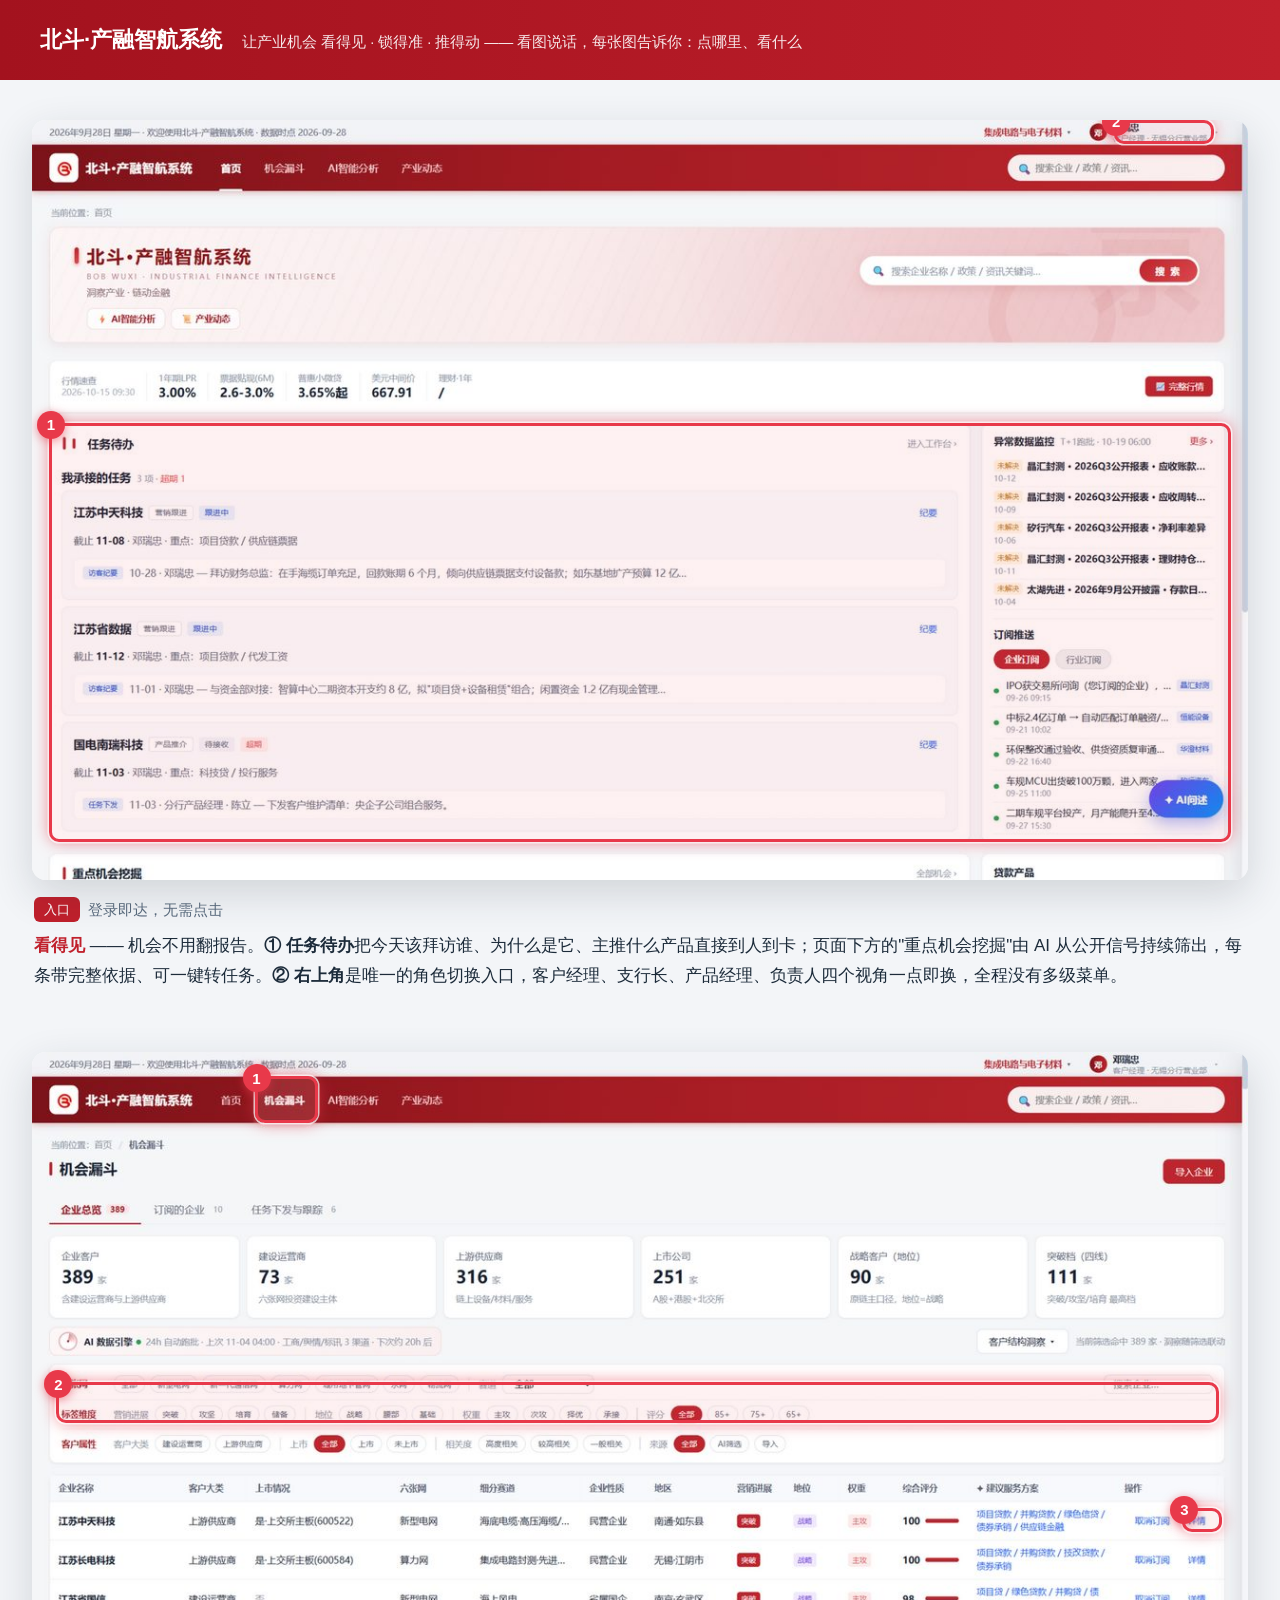
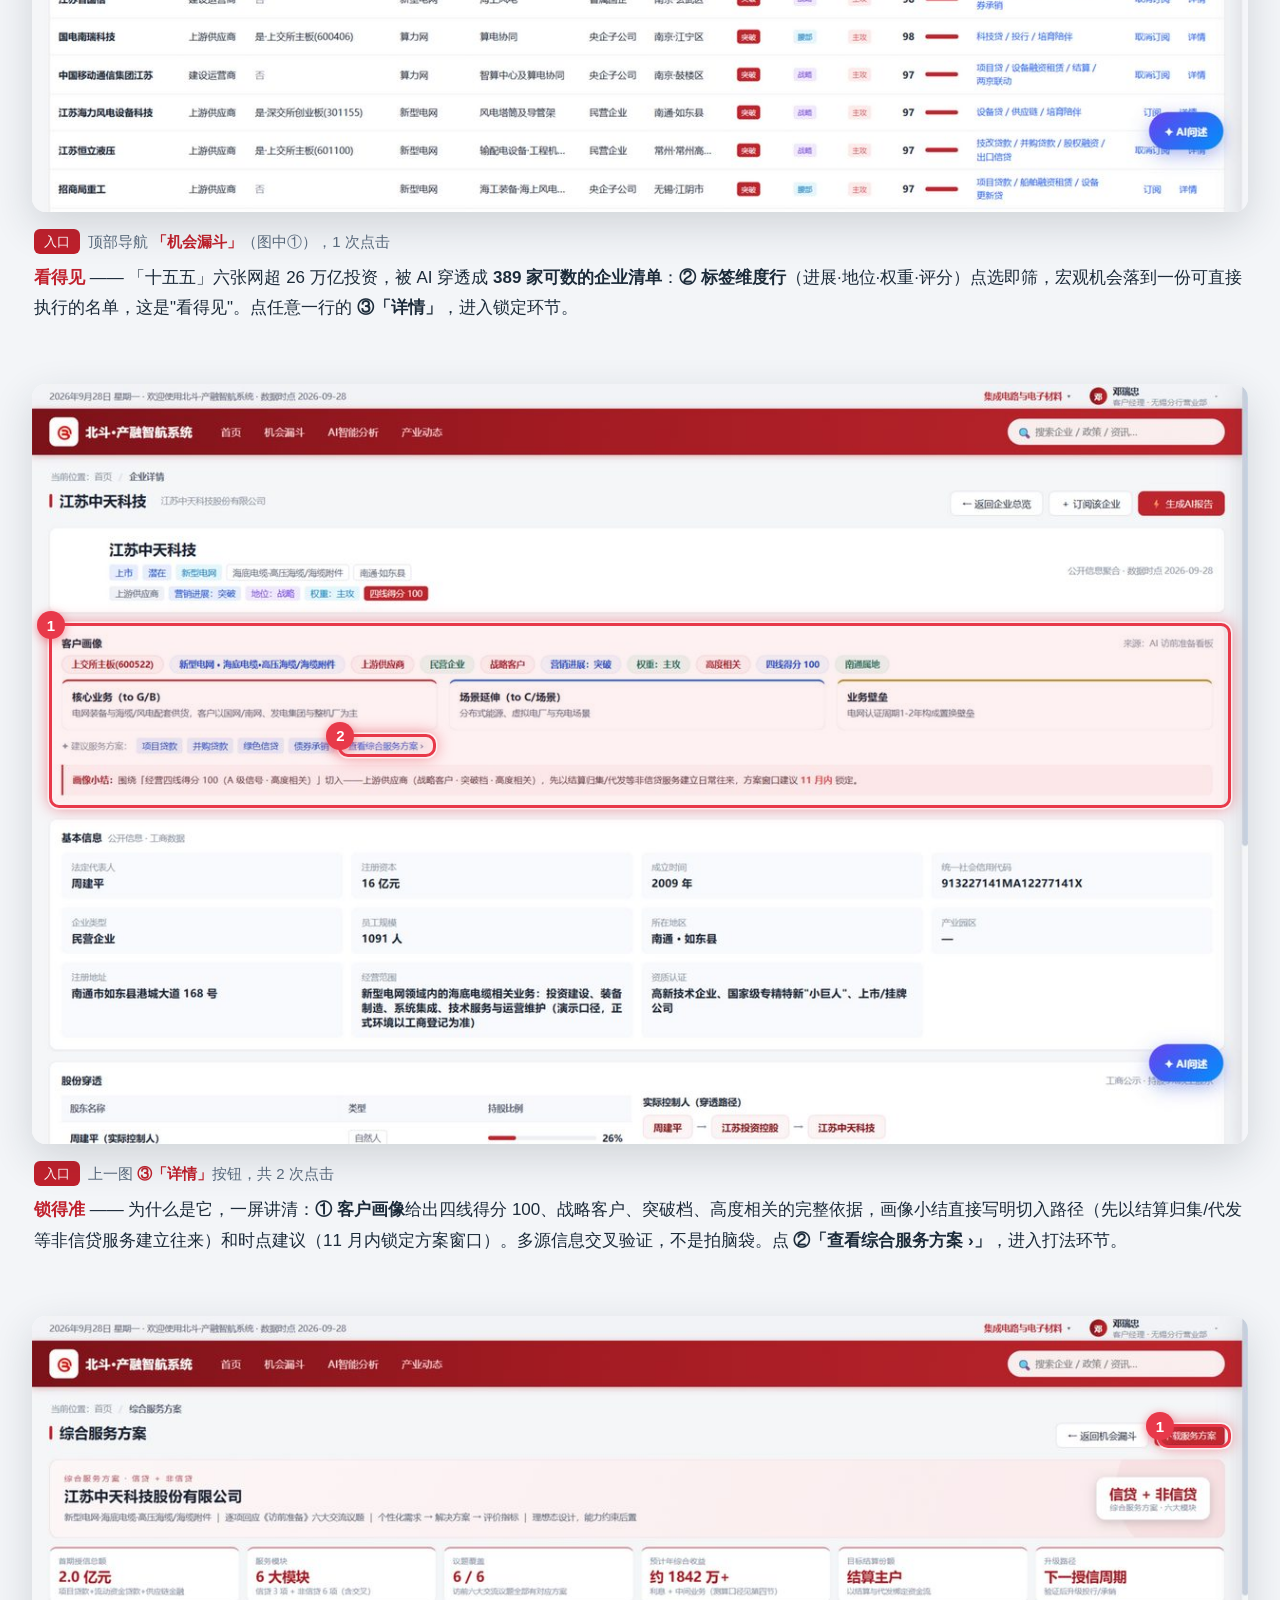
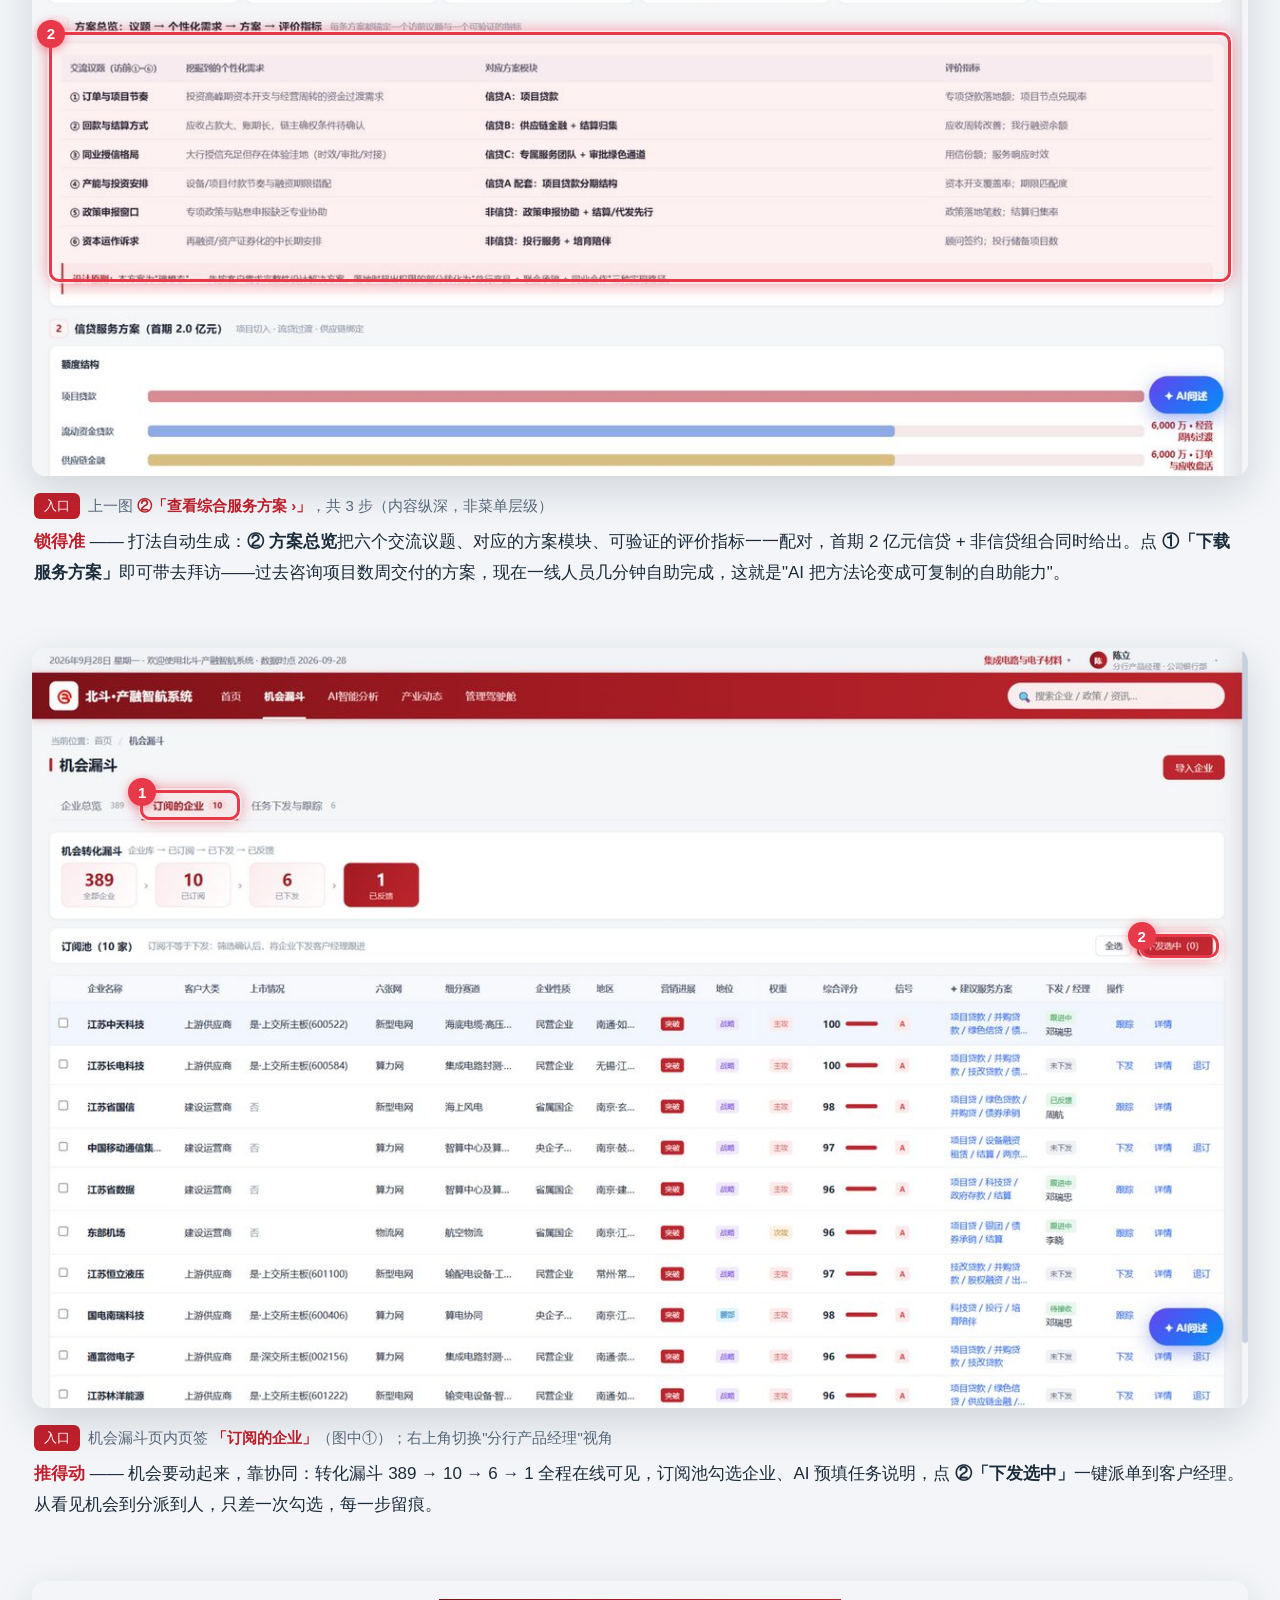
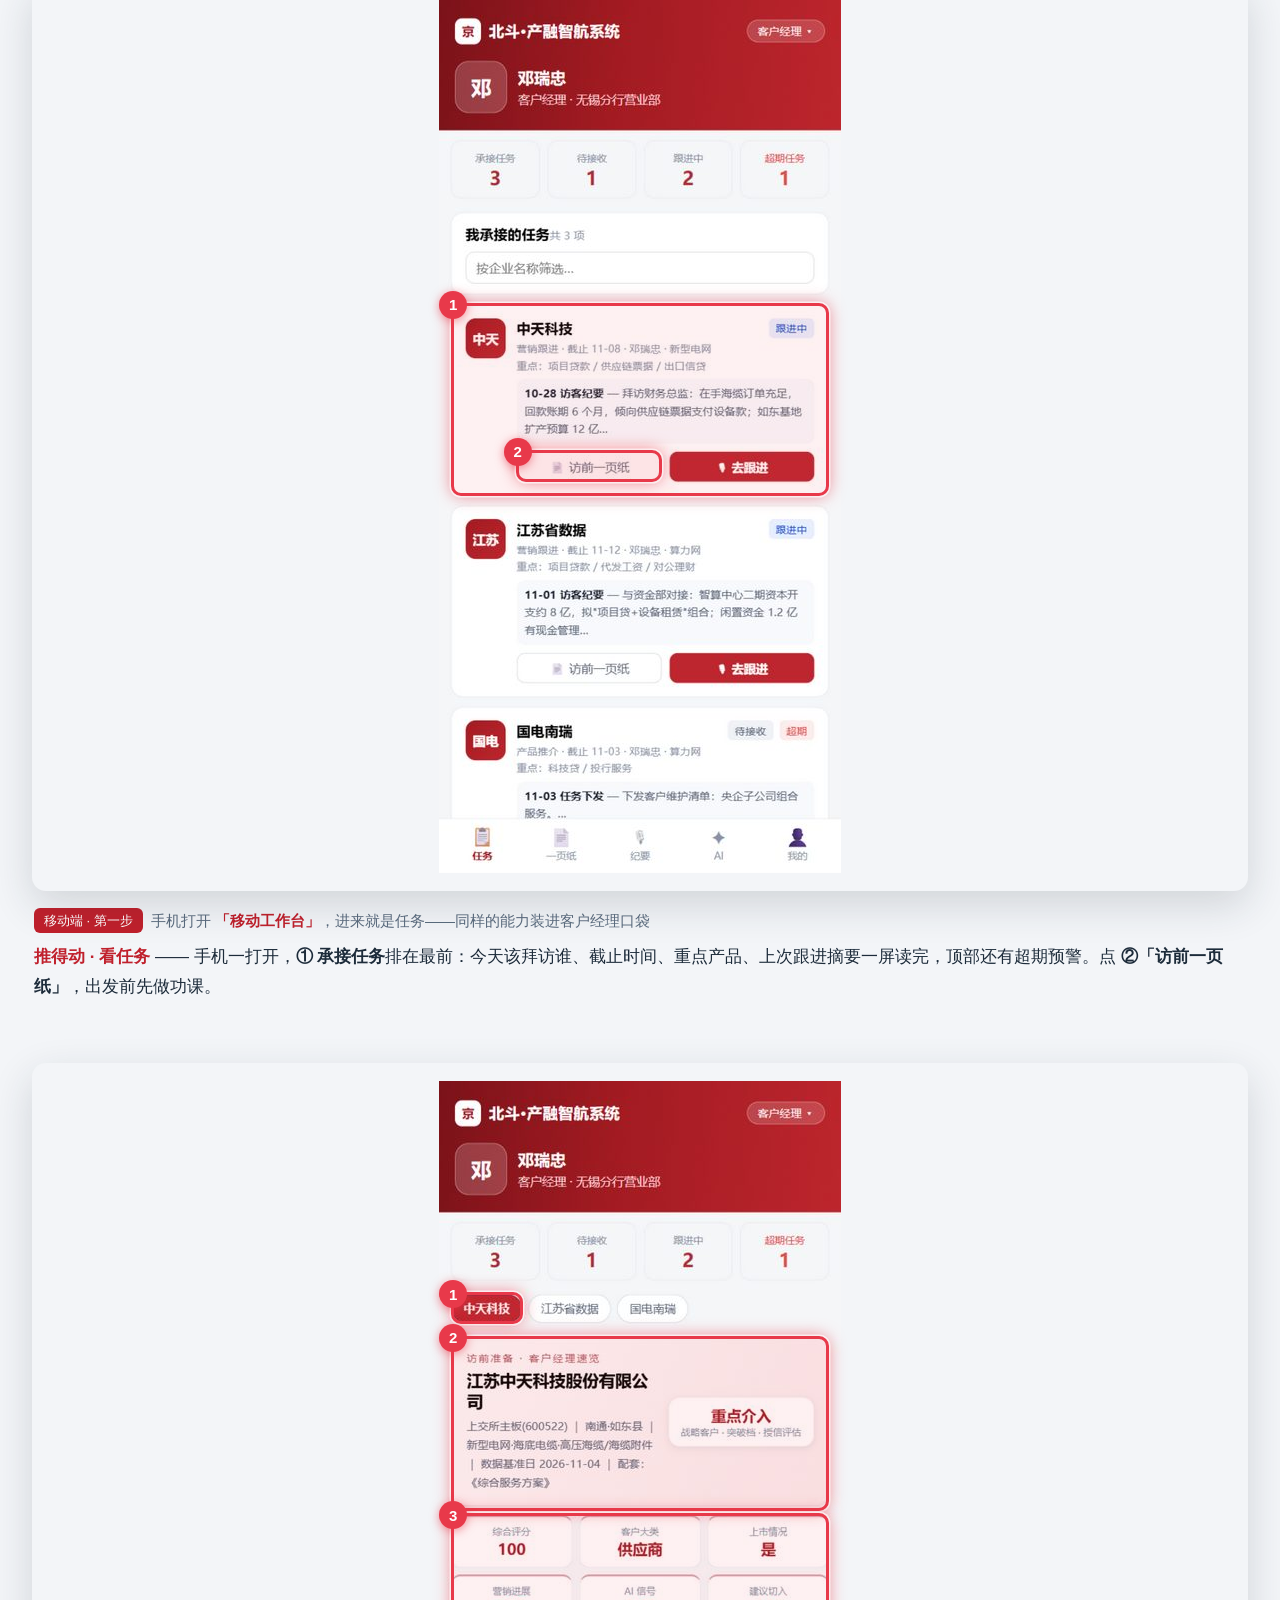
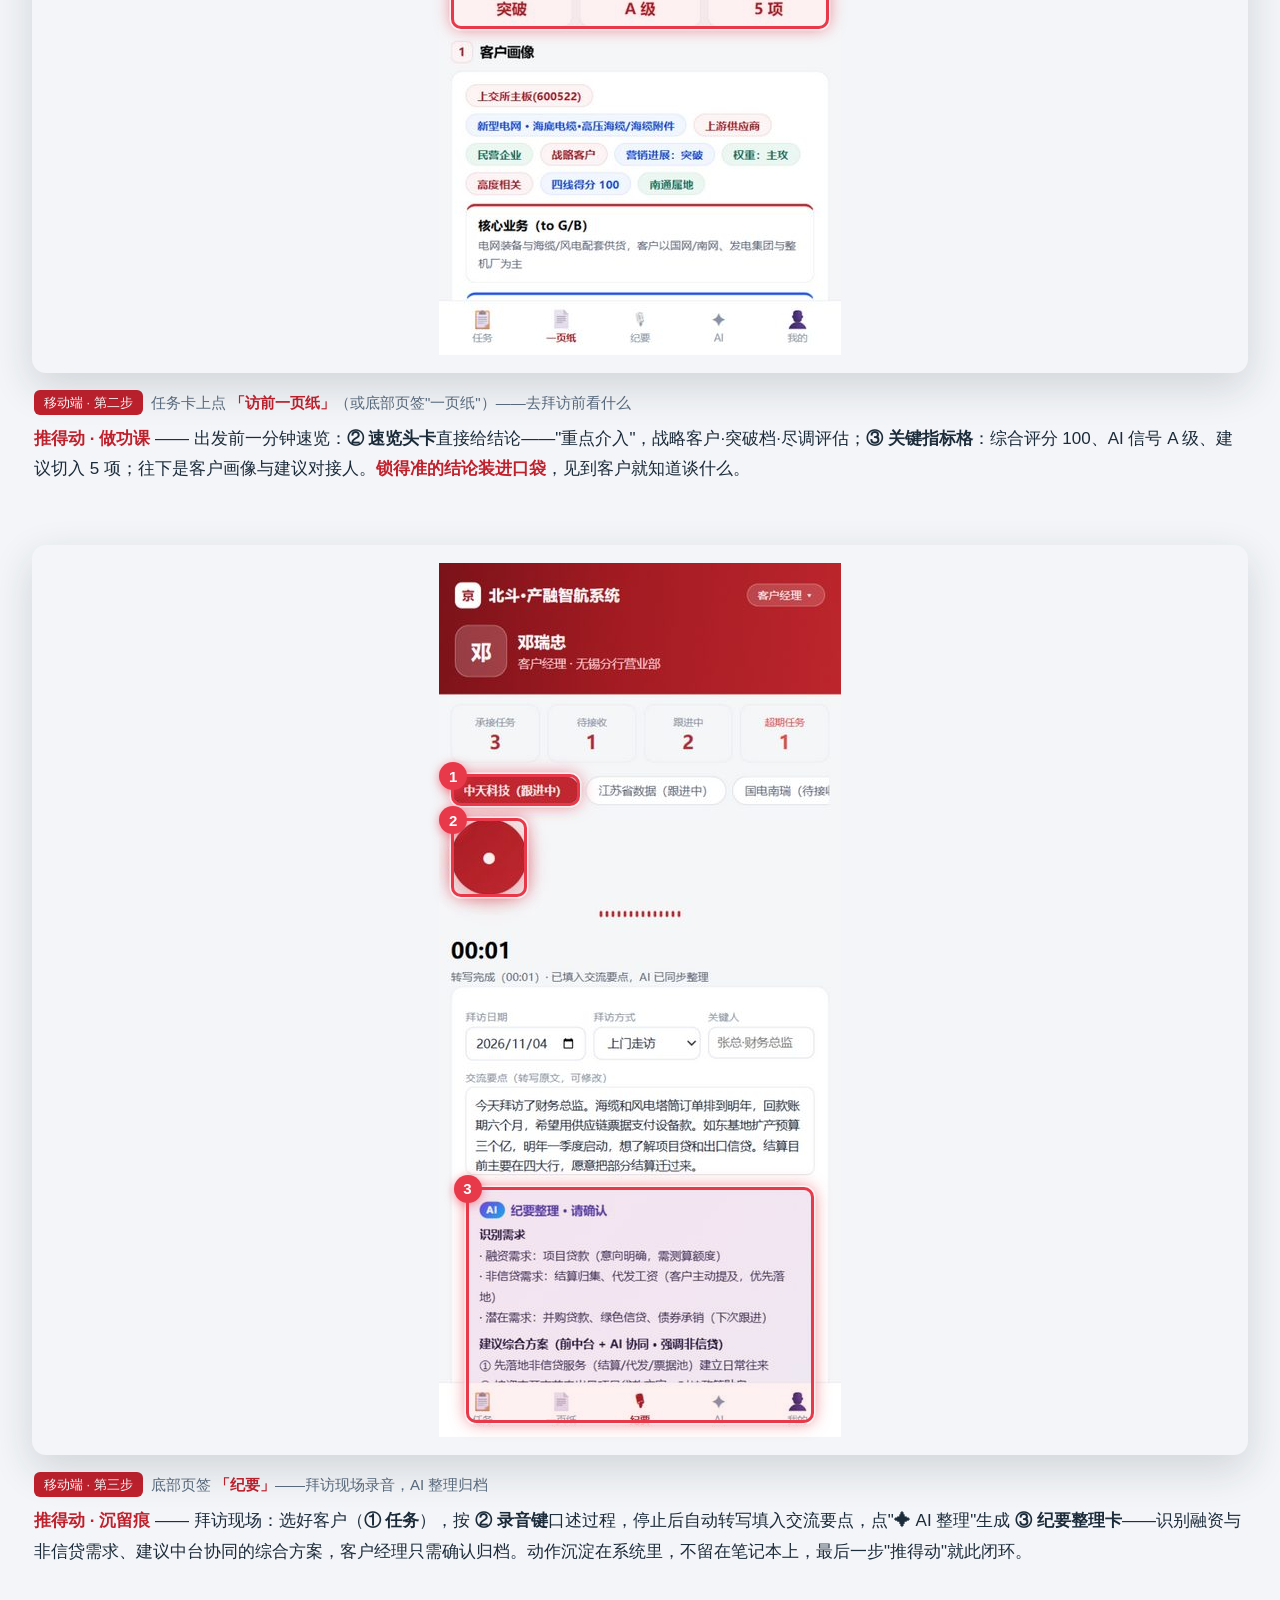
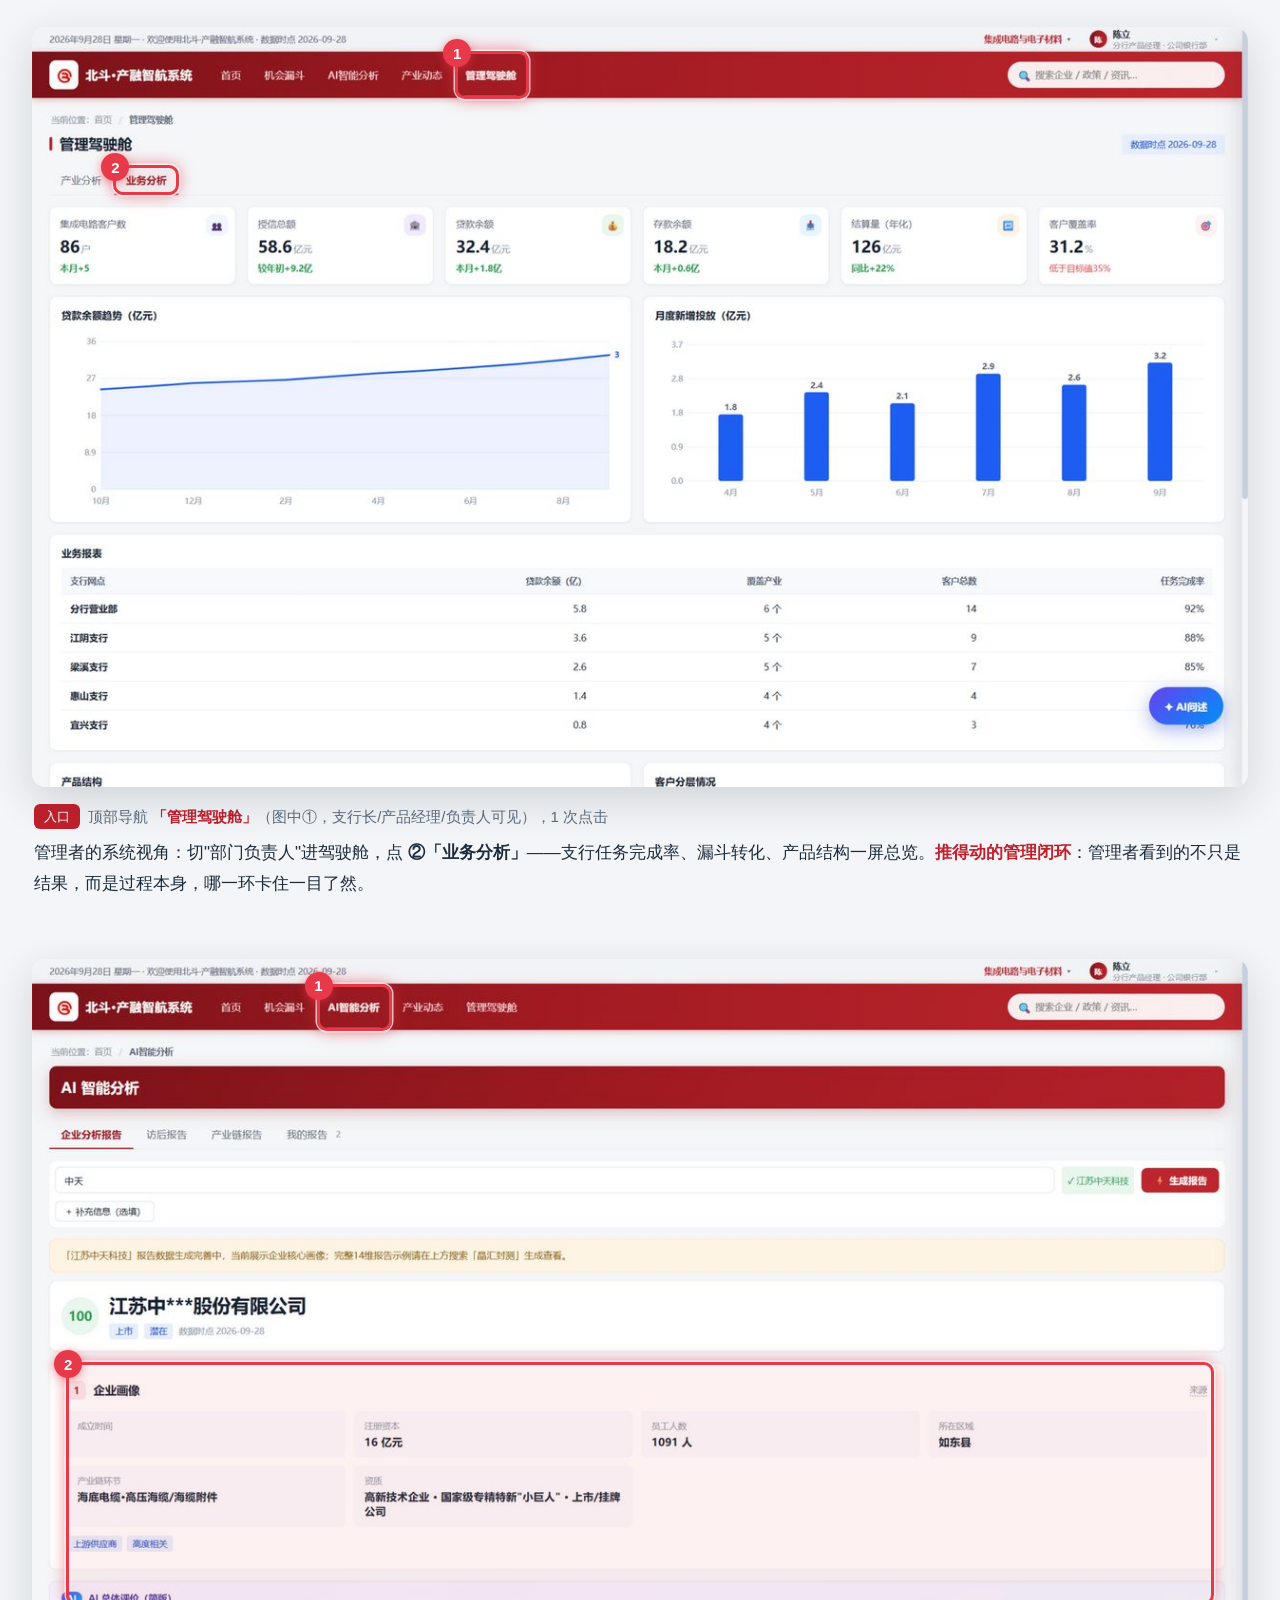
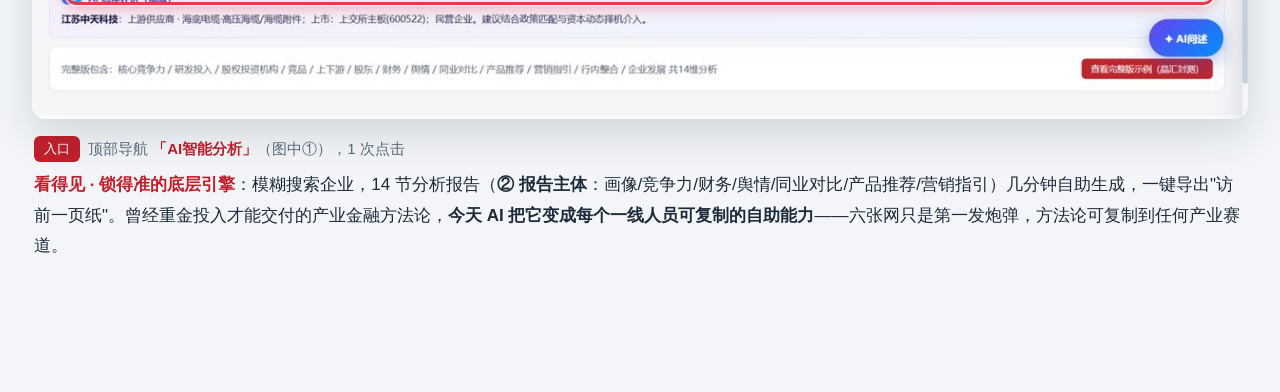
<file: 演示材料/系统功能介绍.html>
<!DOCTYPE html>
<html lang="zh-CN">
<head>
<meta charset="UTF-8">
<meta name="viewport" content="width=device-width, initial-scale=1.0">
<title>北斗·产融智航系统 · 看图说话</title>
<style>
  :root { --brand:#C0202C; --ink:#1C2B3A; --t2:#5A6B7E; --t3:#8C9BAE; --line:#E7ECF2; --bg:#F3F5F8; }
  * { margin:0; padding:0; box-sizing:border-box; }
  body { font-family:"PingFang SC","Microsoft YaHei",sans-serif; color:var(--ink); background:var(--bg); line-height:1.8; }

  .topbar { background:linear-gradient(90deg,#A3121E,#C0202C); color:#fff; padding:20px 40px; display:flex; align-items:baseline; gap:20px; flex-wrap:wrap; }
  .topbar b { font-size:22px; }
  .topbar span { font-size:14.5px; opacity:.9; }

  /* 加宽：1400px，近全宽 */
  .wrap { max-width:1400px; margin:0 auto; padding:40px 32px 70px; }

  .shot { margin:0 0 60px; }
  .imgwrap { position:relative; border-radius:14px; overflow:hidden; box-shadow:0 14px 40px rgba(28,43,58,.16); background:#fff; }
  .imgwrap img { width:100%; display:block; }
  /* 红圈标注（半透明底不遮按钮） */
  .mark { position:absolute; border:3px solid #E8394A; border-radius:10px; box-shadow:0 0 0 1.5px rgba(255,255,255,.7), 0 0 16px rgba(232,57,74,.6); background:rgba(232,57,74,.07); pointer-events:none; }
  .mark i { position:absolute; top:-15px; left:-15px; width:28px; height:28px; font-style:normal; background:#E8394A; color:#fff; border-radius:50%; font-size:15px; font-weight:700; display:flex; align-items:center; justify-content:center; box-shadow:0 2px 10px rgba(232,57,74,.55); }

  .entry { margin:16px 2px 8px; font-size:15px; color:var(--t2); }
  .entry .e-tag { display:inline-block; background:var(--brand); color:#fff; font-size:13px; border-radius:6px; padding:1px 10px; margin-right:8px; vertical-align:1px; }
  .entry b { color:var(--brand); }
  .desc { margin:0 2px; font-size:17px; }
  .desc .idea { color:var(--brand); font-weight:700; }

  /* 移动端截图：窄屏居中显示 */
  .m-shot { background:var(--bg); padding:18px 0; }
</style>
</head>
<body>

<div class="topbar">
  <b>北斗·产融智航系统</b>
  <span>让产业机会 看得见 · 锁得准 · 推得动 —— 看图说话，每张图告诉你：点哪里、看什么</span>
</div>

<div class="wrap">

  <!-- 01 首页：① 任务待办卡 ② 右上角用户区 -->
  <div class="shot">
    <div class="imgwrap">
      <img src="截图/01-首页-客户经理.jpg" alt="首页">
      <span class="mark" style="left:1.4%;top:39.9%;width:97.2%;height:55.1%"><i>1</i></span>
      <span class="mark" style="left:89%;top:0%;width:8.2%;height:3.2%"><i>2</i></span>
    </div>
    <div class="entry"><span class="e-tag">入口</span>登录即达，无需点击</div>
    <p class="desc"><span class="idea">看得见</span> —— 机会不用翻报告。<b>① 任务待办</b>把今天该拜访谁、为什么是它、主推什么产品直接到人到卡；页面下方的"重点机会挖掘"由 AI 从公开信号持续筛出，每条带完整依据、可一键转任务。<b>② 右上角</b>是唯一的角色切换入口，客户经理、支行长、产品经理、负责人四个视角一点即换，全程没有多级菜单。</p>
  </div>

  <!-- 02 机会漏斗：① 导航 ② 标签维度行 ③ 详情按钮 -->
  <div class="shot">
    <div class="imgwrap">
      <img src="截图/02-机会漏斗-企业总览.jpg" alt="机会漏斗">
      <span class="mark" style="left:18.3%;top:3.2%;width:5.2%;height:6.2%"><i>1</i></span>
      <span class="mark" style="left:2%;top:43.5%;width:95.6%;height:5.4%"><i>2</i></span>
      <span class="mark" style="left:94.6%;top:60%;width:3.3%;height:3.2%"><i>3</i></span>
    </div>
    <div class="entry"><span class="e-tag">入口</span>顶部导航 <b>「机会漏斗」</b>（图中①），1 次点击</div>
    <p class="desc"><span class="idea">看得见</span> —— 「十五五」六张网超 26 万亿投资，被 AI 穿透成 <b>389 家可数的企业清单</b>：<b>② 标签维度行</b>（进展·地位·权重·评分）点选即筛，宏观机会落到一份可直接执行的名单，这是"看得见"。点任意一行的 <b>③「详情」</b>，进入锁定环节。</p>
  </div>

  <!-- 03 企业详情：① 客户画像卡 ② 方案链接 -->
  <div class="shot">
    <div class="imgwrap">
      <img src="截图/03-企业详情-画像.jpg" alt="企业详情">
      <span class="mark" style="left:1.4%;top:31.5%;width:97.2%;height:24.3%"><i>1</i></span>
      <span class="mark" style="left:25.2%;top:46%;width:8%;height:3.1%"><i>2</i></span>
    </div>
    <div class="entry"><span class="e-tag">入口</span>上一图 <b>③「详情」</b>按钮，共 2 次点击</div>
    <p class="desc"><span class="idea">锁得准</span> —— 为什么是它，一屏讲清：<b>① 客户画像</b>给出四线得分 100、战略客户、突破档、高度相关的完整依据，画像小结直接写明切入路径（先以结算归集/代发等非信贷服务建立往来）和时点建议（11 月内锁定方案窗口）。多源信息交叉验证，不是拍脑袋。点 <b>②「查看综合服务方案 ›」</b>，进入打法环节。</p>
  </div>

  <!-- 04 综合服务方案：① 下载按钮 ② 方案总览表 -->
  <div class="shot">
    <div class="imgwrap">
      <img src="截图/04-综合服务方案.jpg" alt="综合服务方案">
      <span class="mark" style="left:92.6%;top:14.2%;width:6%;height:3.1%"><i>1</i></span>
      <span class="mark" style="left:1.4%;top:41.5%;width:97.2%;height:33%"><i>2</i></span>
    </div>
    <div class="entry"><span class="e-tag">入口</span>上一图 <b>②「查看综合服务方案 ›」</b>，共 3 步（内容纵深，非菜单层级）</div>
    <p class="desc"><span class="idea">锁得准</span> —— 打法自动生成：<b>② 方案总览</b>把六个交流议题、对应的方案模块、可验证的评价指标一一配对，首期 2 亿元信贷 + 非信贷组合同时给出。点 <b>①「下载服务方案」</b>即可带去拜访——过去咨询项目数周交付的方案，现在一线人员几分钟自助完成，这就是"AI 把方法论变成可复制的自助能力"。</p>
  </div>

  <!-- 05 订阅下发：① 订阅页签 ② 下发选中按钮 -->
  <div class="shot">
    <div class="imgwrap">
      <img src="截图/09-订阅企业-转化漏斗.jpg" alt="订阅下发">
      <span class="mark" style="left:8.9%;top:18.7%;width:8.2%;height:3.9%"><i>1</i></span>
      <span class="mark" style="left:91.1%;top:37.6%;width:6.5%;height:3.1%"><i>2</i></span>
    </div>
    <div class="entry"><span class="e-tag">入口</span>机会漏斗页内页签 <b>「订阅的企业」</b>（图中①）；右上角切换"分行产品经理"视角</div>
    <p class="desc"><span class="idea">推得动</span> —— 机会要动起来，靠协同：转化漏斗 389 → 10 → 6 → 1 全程在线可见，订阅池勾选企业、AI 预填任务说明，点 <b>②「下发选中」</b>一键派单到客户经理。从看见机会到分派到人，只差一次勾选，每一步留痕。</p>
  </div>

  <!-- 06a 移动端 · 第一步：首页看任务 -->
  <div class="shot">
    <div class="imgwrap m-shot">
      <div style="position:relative;width:402px;margin:0 auto;">
        <img src="截图/07a-移动端-任务首页.jpg" alt="移动端任务首页" style="width:402px;display:block;">
        <span class="mark" style="left:3%;top:34.8%;width:94.1%;height:22.1%"><i>1</i></span>
        <span class="mark" style="left:19.1%;top:51.6%;width:36.3%;height:3.7%"><i>2</i></span>
      </div>
    </div>
    <div class="entry"><span class="e-tag">移动端 · 第一步</span>手机打开 <b>「移动工作台」</b>，进来就是任务——同样的能力装进客户经理口袋</div>
    <p class="desc"><span class="idea">推得动 · 看任务</span> —— 手机一打开，<b>① 承接任务</b>排在最前：今天该拜访谁、截止时间、重点产品、上次跟进摘要一屏读完，顶部还有超期预警。点 <b>②「访前一页纸」</b>，出发前先做功课。</p>
  </div>

  <!-- 06b 移动端 · 第二步：拜访前看访前一页纸 -->
  <div class="shot">
    <div class="imgwrap m-shot">
      <div style="position:relative;width:402px;margin:0 auto;">
        <img src="截图/07b-移动端-访前一页纸.jpg" alt="移动端访前一页纸" style="width:402px;display:block;">
        <span class="mark" style="left:3%;top:24.2%;width:17.9%;height:3.6%"><i>1</i></span>
        <span class="mark" style="left:3%;top:29.2%;width:94.1%;height:20%"><i>2</i></span>
        <span class="mark" style="left:3%;top:49.5%;width:94.1%;height:13.2%"><i>3</i></span>
      </div>
    </div>
    <div class="entry"><span class="e-tag">移动端 · 第二步</span>任务卡上点 <b>「访前一页纸」</b>（或底部页签"一页纸"）——去拜访前看什么</div>
    <p class="desc"><span class="idea">推得动 · 做功课</span> —— 出发前一分钟速览：<b>② 速览头卡</b>直接给结论——"重点介入"，战略客户·突破档·尽调评估；<b>③ 关键指标格</b>：综合评分 100、AI 信号 A 级、建议切入 5 项；往下是客户画像与建议对接人。<span class="idea">锁得准的结论装进口袋</span>，见到客户就知道谈什么。</p>
  </div>

  <!-- 06c 移动端 · 第三步：拜访中录音纪要 -->
  <div class="shot">
    <div class="imgwrap m-shot">
      <div style="position:relative;width:402px;margin:0 auto;">
        <img src="截图/07c-移动端-纪要录音AI整理.jpg" alt="移动端纪要录音" style="width:402px;display:block;">
        <span class="mark" style="left:3%;top:24.2%;width:32.1%;height:3.6%"><i>1</i></span>
        <span class="mark" style="left:3%;top:29.2%;width:18.9%;height:9%"><i>2</i></span>
        <span class="mark" style="left:6.6%;top:71.4%;width:86.8%;height:27%"><i>3</i></span>
      </div>
    </div>
    <div class="entry"><span class="e-tag">移动端 · 第三步</span>底部页签 <b>「纪要」</b>——拜访现场录音，AI 整理归档</div>
    <p class="desc"><span class="idea">推得动 · 沉留痕</span> —— 拜访现场：选好客户（<b>① 任务</b>），按 <b>② 录音键</b>口述过程，停止后自动转写填入交流要点，点"✦ AI 整理"生成 <b>③ 纪要整理卡</b>——识别融资与非信贷需求、建议中台协同的综合方案，客户经理只需确认归档。动作沉淀在系统里，不留在笔记本上，最后一步"推得动"就此闭环。</p>
  </div>

  <!-- 07 驾驶舱：① 导航 ② 业务分析页签 -->
  <div class="shot">
    <div class="imgwrap">
      <img src="截图/11-驾驶舱-业务分析.jpg" alt="管理驾驶舱">
      <span class="mark" style="left:34.8%;top:3.2%;width:6.1%;height:6.2%"><i>1</i></span>
      <span class="mark" style="left:6.7%;top:18.2%;width:5.4%;height:3.9%"><i>2</i></span>
    </div>
    <div class="entry"><span class="e-tag">入口</span>顶部导航 <b>「管理驾驶舱」</b>（图中①，支行长/产品经理/负责人可见），1 次点击</div>
    <p class="desc">管理者的系统视角：切"部门负责人"进驾驶舱，点 <b>②「业务分析」</b>——支行任务完成率、漏斗转化、产品结构一屏总览。<span class="idea">推得动的管理闭环</span>：管理者看到的不只是结果，而是过程本身，哪一环卡住一目了然。</p>
  </div>

  <!-- 08 AI报告：① 导航 ② 企业画像章节 -->
  <div class="shot">
    <div class="imgwrap">
      <img src="截图/12-AI智能分析-报告.jpg" alt="AI智能分析">
      <span class="mark" style="left:23.4%;top:3.2%;width:6.2%;height:6.2%"><i>1</i></span>
      <span class="mark" style="left:2.8%;top:53%;width:94.4%;height:32%"><i>2</i></span>
    </div>
    <div class="entry"><span class="e-tag">入口</span>顶部导航 <b>「AI智能分析」</b>（图中①），1 次点击</div>
    <p class="desc"><span class="idea">看得见 · 锁得准的底层引擎</span>：模糊搜索企业，14 节分析报告（<b>② 报告主体</b>：画像/竞争力/财务/舆情/同业对比/产品推荐/营销指引）几分钟自助生成，一键导出"访前一页纸"。曾经重金投入才能交付的产业金融方法论，<b>今天 AI 把它变成每个一线人员可复制的自助能力</b>——六张网只是第一发炮弹，方法论可复制到任何产业赛道。</p>
  </div>

</div>
</body>
</html>
</file>
<file: css/theme.tokens.css>
/* ============================================================
   产业金融智能平台 · 设计 Token V2（门户版）
   基调：北京银行品牌红（门户头部）+ 数据蓝（图表/链接）+ 白底内容
   换肤只改本文件
   ============================================================ */
:root {
  /* 品牌红（门户主色：头部/主按钮/栏目标题） */
  --brand-500: #C0202C;
  --brand-600: #A61521;
  --brand-700: #8E1019;
  --brand-100: #FBE7E9;
  --brand-50:  #FCF4F5;
  /* 头部渐变 */
  --hdr-grad: linear-gradient(96deg, #7E0E19 0%, #A61521 45%, #C0202C 100%);
  /* 数据蓝（链接/图表主系列） */
  --blue-500: #2458F5;  --blue-600: #1A44D6;  --blue-100: #E7EEFF;  --blue-50: #F2F6FF;
  /* 功能语义色 */
  --ok-500: #16A34A;  --ok-50:  #E8F7EE;
  --warn-500:#F59E0B; --warn-50:#FEF4E2;
  --danger-500:#E5484D; --danger-50:#FDECEC;
  --info-500:#0EA5E9;  --info-50:#E6F6FD;
  --violet-500:#7C3AED; --violet-50:#F1EAFE;
  /* 中性色 */
  --bg: #F5F6F8;
  --card: #FFFFFF;
  --line: #E7EAF0;
  --line-strong: #D5DAE4;
  --t1: #1A2233; --t2: #5A6478; --t3: #8A93A6;
  /* 门户头部（深红）上的文字 */
  --hdr-text: #FFE3E6;
  /* 字体 */
  --font: -apple-system, BlinkMacSystemFont, "PingFang SC", "Microsoft YaHei", "Helvetica Neue", Arial, sans-serif;
  --fs-xs: 12px; --fs-sm: 13px; --fs-md: 14px; --fs-lg: 16px; --fs-xl: 20px; --fs-2xl: 26px;
  /* 圆角/阴影/间距 */
  --r-sm: 6px; --r-md: 10px; --r-lg: 14px;
  --sh-sm: 0 1px 2px rgba(16,24,40,.05);
  --sh-md: 0 4px 14px rgba(16,24,40,.08);
  --sh-lg: 0 10px 32px rgba(16,24,40,.16);
  --sp-1: 4px; --sp-2: 8px; --sp-3: 12px; --sp-4: 16px; --sp-5: 24px; --sp-6: 32px;
  /* 布局 */
  --pmain-w: 1680px;
  --phead-h: 64px;
  --ptop-h: 34px;
  /* 图表 */
  --chart-grid: #EDF1F7;
  --chart-label: #8A93A6;
  --chart-sec: #93A4C8;
}
</file>
<file: css/components.css>
/* ============================================================
   产业金融智能平台 · 组件样式 V2（门户版 UI Kit）
   依赖 theme.tokens.css
   ============================================================ */
* { margin:0; padding:0; box-sizing:border-box; }
html,body { height:100%; }
body { font-family:var(--font); font-size:var(--fs-md); color:var(--t1); background:var(--bg); -webkit-font-smoothing:antialiased; }
a { color:var(--blue-500); text-decoration:none; }
a:hover { color:var(--blue-600); }
button { font-family:var(--font); cursor:pointer; }
::-webkit-scrollbar { width:8px; height:8px; }
::-webkit-scrollbar-thumb { background:#C7D0E0; border-radius:4px; }
::-webkit-scrollbar-track { background:transparent; }

/* ============ 门户外壳 ============ */
.portal { min-height:100vh; display:flex; flex-direction:column; }
/* 顶部细条 */
.ptop { height:var(--ptop-h); background:#F2F3F6; border-bottom:1px solid var(--line); font-size:var(--fs-xs); color:var(--t2); }
.ptop-in { max-width:var(--pmain-w); margin:0 auto; height:100%; display:flex; align-items:center; justify-content:space-between; padding:0 var(--sp-5); }
.ptop .pt-links { display:flex; align-items:center; gap:16px; }
.ptop .pt-link { color:var(--t2); cursor:pointer; display:flex; align-items:center; gap:4px; }
.ptop .pt-link:hover { color:var(--brand-500); }
.ptop .pt-link .dot { width:6px; height:6px; border-radius:50%; background:var(--danger-500); }
/* 主头部 */
.phead { background:var(--hdr-grad); height:var(--phead-h); position:sticky; top:0; z-index:40; box-shadow:0 2px 10px rgba(142,16,25,.28); }
.phead-in { max-width:var(--pmain-w); margin:0 auto; height:100%; display:flex; align-items:center; gap:var(--sp-5); padding:0 var(--sp-5); }
.plogo { display:flex; align-items:center; gap:10px; flex-shrink:0; }
.plogo .logo-mark { width:36px; height:36px; border-radius:9px; background:#fff; display:flex; align-items:center; justify-content:center; font-weight:800; color:var(--brand-600); font-size:16px; }
.plogo .logo-name { color:#fff; font-size:17px; font-weight:700; letter-spacing:.5px; line-height:1.2; }
.plogo .logo-sub { color:var(--hdr-text); font-size:11px; margin-top:1px; }
.plogo .logo-mark { width:40px; height:40px; padding:3px; }
.plogo .logo-mark img { width:100%; height:100%; object-fit:contain; border-radius:6px; display:block; }
/* 顶部导航 */
.pnav { display:flex; align-items:center; gap:2px; height:100%; flex:1; min-width:0; }
.pnav-item { position:relative; height:100%; display:flex; align-items:center; padding:0 15px; color:var(--hdr-text); font-size:var(--fs-md); cursor:pointer; transition:.15s; white-space:nowrap; }
.pnav-item:hover { color:#fff; background:rgba(255,255,255,.09); }
.pnav-item.active { color:#fff; font-weight:600; }
.pnav-item.active::after { content:""; position:absolute; left:13px; right:13px; bottom:0; height:3px; border-radius:3px 3px 0 0; background:#fff; }
.pnav-item .n-lock { font-size:12px; opacity:.85; margin-left:3px; }
/* 头部搜索 */
.psearch { position:relative; width:300px; flex-shrink:0; }
.psearch input { width:100%; height:36px; border:none; border-radius:18px; padding:0 16px 0 38px; font-size:var(--fs-sm); outline:none; background:rgba(255,255,255,.92); color:var(--t1); font-family:var(--font); transition:.2s; }
.psearch input:focus { background:#fff; box-shadow:0 0 0 3px rgba(255,255,255,.28); }
.psearch .ps-ico { position:absolute; left:13px; top:9px; color:var(--t3); font-size:15px; }
.psearch .gs-drop { top:44px; }
.gs-drop { position:absolute; top:44px; left:0; right:0; background:var(--card); border:1px solid var(--line); border-radius:var(--r-md); box-shadow:var(--sh-lg); max-height:420px; overflow-y:auto; display:none; z-index:60; }
.gs-drop.show { display:block; }
.gs-group { font-size:11px; color:var(--t3); padding:10px 14px 4px; font-weight:600; }
.gs-item { padding:8px 14px; cursor:pointer; display:flex; align-items:center; gap:8px; font-size:var(--fs-sm); color:var(--t1); }
.gs-item:hover { background:var(--blue-50); }
.gs-item .gs-tag { margin-left:auto; font-size:11px; color:var(--t3); }
/* 头部按钮区 */
.phead-acts { display:flex; align-items:center; gap:10px; flex-shrink:0; }
.btn-ai { height:36px; padding:0 16px; border:none; border-radius:18px; background:#fff; color:var(--brand-600); font-weight:700; font-size:var(--fs-sm); display:flex; align-items:center; gap:6px; box-shadow:0 2px 8px rgba(0,0,0,.15); transition:.15s; }
.btn-ai:hover { transform:translateY(-1px); box-shadow:0 4px 12px rgba(0,0,0,.2); }
.msg-wrap { position:relative; }
.top-icon { position:relative; width:34px; height:34px; border-radius:50%; display:flex; align-items:center; justify-content:center; cursor:pointer; color:#fff; font-size:16px; }
.top-icon:hover { background:rgba(255,255,255,.14); }
.top-icon .dot { position:absolute; top:3px; right:3px; width:8px; height:8px; border-radius:50%; background:#FFD34D; border:2px solid transparent; }
.msg-drop { position:absolute; top:44px; right:0; width:360px; background:var(--card); border:1px solid var(--line); border-radius:var(--r-md); box-shadow:var(--sh-lg); display:none; z-index:60; }
.msg-drop.show { display:block; }
.msg-head { padding:12px 16px; font-weight:600; border-bottom:1px solid var(--line); display:flex; justify-content:space-between; align-items:center; }
.msg-item { padding:11px 16px; border-bottom:1px solid var(--line); cursor:pointer; display:flex; gap:10px; }
.msg-item:hover { background:var(--blue-50); }
.msg-item:last-child { border-bottom:none; }
.msg-item .m-dot { width:7px; height:7px; border-radius:50%; margin-top:6px; flex-shrink:0; }
.msg-item .m-title { font-size:var(--fs-sm); font-weight:500; color:var(--t1); }
.msg-item .m-time { font-size:11px; color:var(--t3); margin-top:2px; }
/* 用户区（顶条右侧） */
.user-chip { display:flex; align-items:center; gap:8px; cursor:pointer; padding:3px 8px; border-radius:8px; position:relative; }
.user-chip:hover { background:#E9EBF0; }
.avatar { width:24px; height:24px; border-radius:50%; background:var(--hdr-grad); color:#fff; display:flex; align-items:center; justify-content:center; font-size:11px; font-weight:600; }
.user-chip .u-name { font-size:var(--fs-xs); font-weight:600; color:var(--t1); }
.user-chip .u-role { font-size:11px; color:var(--t3); }
.dd { position:relative; }
.dd-menu { position:absolute; top:32px; right:0; background:#fff; border:1px solid var(--line); border-radius:10px; box-shadow:var(--sh-lg); min-width:190px; z-index:70; display:none; padding:6px; }
.dd-menu.show { display:block; }
.dd-item { padding:8px 12px; border-radius:7px; font-size:var(--fs-sm); cursor:pointer; display:flex; gap:8px; align-items:center; color:var(--t1); }
.dd-item:hover { background:var(--brand-50); color:var(--brand-600); }
/* 主体/面包屑/页脚 */
.pmain { max-width:var(--pmain-w); width:100%; margin:0 auto; padding:var(--sp-4) var(--sp-5) var(--sp-6); flex:1; }
.crumb-bar { font-size:var(--fs-xs); color:var(--t3); padding:6px 2px 12px; }
.crumb-bar b { color:var(--t2); font-weight:600; }
.pfoot { border-top:1px solid var(--line); background:#FAFBFC; padding:16px 0 18px; text-align:center; font-size:var(--fs-xs); color:var(--t3); line-height:1.9; }

/* ============ 首页 Hero（品牌红，与头部统一色调） ============ */
.hero { background:linear-gradient(115deg,#7E0E19 0%,#A61521 50%,#C0202C 130%); border-radius:var(--r-lg); padding:34px 38px 30px; color:#fff; position:relative; overflow:hidden; margin-bottom:var(--sp-4); box-shadow:0 6px 20px rgba(142,16,25,.25); }
.hero::after { content:""; position:absolute; right:-40px; top:-60px; width:340px; height:340px; border-radius:50%; background:radial-gradient(circle,rgba(255,255,255,.12),transparent 65%); }
.hero::before { content:""; position:absolute; right:60px; bottom:-80px; width:260px; height:260px; border-radius:50%; background:radial-gradient(circle,rgba(120,0,20,.45),transparent 70%); }
.hero .h-kicker { display:inline-flex; align-items:center; gap:8px; font-size:var(--fs-xs); letter-spacing:2px; color:#FFD9DC; border:1px solid rgba(255,255,255,.3); border-radius:12px; padding:3px 12px; }
.hero .h-title { font-size:30px; font-weight:700; margin:14px 0 8px; letter-spacing:1px; }
.hero .h-sub { font-size:var(--fs-sm); color:#F5D8DB; line-height:1.8; }
.hero .h-search { display:flex; gap:10px; margin-top:20px; max-width:640px; }
.hero .h-search input { flex:1; height:44px; border:none; border-radius:22px; padding:0 20px; font-size:var(--fs-md); outline:none; font-family:var(--font); }
.hero .h-search input::placeholder { color:var(--t3); }
.hero .h-search button { height:44px; padding:0 26px; border:none; border-radius:22px; background:#fff; color:var(--brand-700); font-size:var(--fs-md); font-weight:700; transition:.15s; }
.hero .h-search button:hover { background:#FFE9EB; }
.hero .h-links { display:flex; gap:10px; margin-top:18px; flex-wrap:wrap; position:relative; z-index:2; }
.hero .h-link { display:flex; align-items:center; gap:7px; background:rgba(255,255,255,.13); border:1px solid rgba(255,255,255,.22); color:#fff; border-radius:10px; padding:8px 15px; font-size:var(--fs-sm); cursor:pointer; transition:.15s; backdrop-filter:blur(2px); }
.hero .h-link:hover { background:rgba(255,255,255,.22); }
/* 景气条 */
.boom-strip { display:grid; grid-template-columns:repeat(6,1fr); gap:var(--sp-3); margin-bottom:var(--sp-4); }
.boom-cell { background:var(--card); border:1px solid var(--line); border-radius:var(--r-md); padding:13px 16px; display:flex; align-items:center; justify-content:space-between; }
.boom-cell .b-name { font-size:var(--fs-sm); color:var(--t2); font-weight:600; }
.boom-cell .b-idx { font-size:20px; font-weight:700; margin-top:2px; }
.boom-cell .b-mom { font-size:11px; font-weight:600; }
.b-up { color:var(--ok-500); } .b-down { color:var(--danger-500); }
/* 栏目标题（门户风） */
.sec-head { display:flex; align-items:center; justify-content:space-between; margin:2px 2px 12px; }
.sec-title { display:flex; align-items:center; gap:9px; font-size:var(--fs-lg); font-weight:700; }
.sec-title::before { content:""; width:4px; height:17px; border-radius:2px; background:var(--brand-500); }
.sec-title .sec-sub { font-size:var(--fs-xs); color:var(--t3); font-weight:400; margin-left:4px; }
.sec-more { font-size:var(--fs-xs); color:var(--t3); cursor:pointer; display:flex; align-items:center; gap:3px; }
.sec-more:hover { color:var(--brand-500); }
/* 首页三栏 */
.p3col { display:grid; grid-template-columns:5fr 4fr 3fr; gap:var(--sp-4); margin-bottom:var(--sp-4); }
.p2col { display:grid; grid-template-columns:1fr 1fr; gap:var(--sp-4); }
/* 要闻速递（时间流） */
.flash-list { padding:4px 18px 10px; }
.flash-item { display:flex; gap:12px; padding:10px 0; border-bottom:1px dashed var(--line); cursor:pointer; align-items:baseline; }
.flash-item:last-child { border-bottom:none; }
.flash-item .f-time { font-size:var(--fs-xs); color:var(--brand-500); font-weight:600; width:40px; flex-shrink:0; font-variant-numeric:tabular-nums; }
.flash-item .f-title { font-size:var(--fs-sm); line-height:1.55; color:var(--t1); }
.flash-item:hover .f-title { color:var(--brand-600); }

/* ============ 通用组件（沿用） ============ */
.card { background:var(--card); border-radius:var(--r-md); box-shadow:var(--sh-sm); border:1px solid var(--line); }
.card-pad { padding:var(--sp-4); }
.card-head { display:flex; align-items:center; justify-content:space-between; padding:14px var(--sp-4) 0; }
.card-title { font-size:var(--fs-lg); font-weight:600; display:flex; align-items:center; gap:8px; }
.card-sub { font-size:var(--fs-xs); color:var(--t3); font-weight:400; margin-left:2px; }
.kpi-grid { display:grid; grid-template-columns:repeat(4,1fr); gap:var(--sp-4); }
.kpi { background:var(--card); border-radius:var(--r-md); padding:18px var(--sp-4); border:1px solid var(--line); box-shadow:var(--sh-sm); position:relative; overflow:hidden; }
.kpi .k-label { font-size:var(--fs-sm); color:var(--t2); display:flex; align-items:center; gap:6px; }
.kpi .k-value { font-size:28px; font-weight:700; margin-top:8px; font-variant-numeric:tabular-nums; }
.kpi .k-value small { font-size:13px; font-weight:500; color:var(--t3); margin-left:2px; }
.kpi .k-foot { display:flex; align-items:center; gap:8px; margin-top:8px; font-size:var(--fs-xs); color:var(--t3); }
.kpi .k-up { color:var(--ok-500); font-weight:600; }
.kpi .k-ico { position:absolute; right:14px; top:14px; width:36px; height:36px; border-radius:10px; display:flex; align-items:center; justify-content:center; font-size:17px; }
.grid-2 { display:grid; grid-template-columns:1fr 1fr; gap:var(--sp-4); }
.grid-3 { display:grid; grid-template-columns:repeat(3,1fr); gap:var(--sp-4); }
.grid-4 { display:grid; grid-template-columns:repeat(4,1fr); gap:var(--sp-4); }
.grid-2-1 { display:grid; grid-template-columns:2fr 1fr; gap:var(--sp-4); }
.row { display:flex; gap:var(--sp-4); }
.col { display:flex; flex-direction:column; gap:var(--sp-4); }
.mb0{margin-bottom:0}.mb2{margin-bottom:8px}.mb3{margin-bottom:12px}.mb4{margin-bottom:16px}.mb5{margin-bottom:24px}
.mt2{margin-top:8px}.mt3{margin-top:12px}.mt4{margin-top:16px}.mt5{margin-top:24px}
.flex{display:flex;align-items:center;gap:8px}.flex-between{display:flex;align-items:center;justify-content:space-between}
.wrap{flex-wrap:wrap}.flex1{flex:1;min-width:0}
.text-muted{color:var(--t3)}.text-sub{color:var(--t2)}.text-sm{font-size:var(--fs-sm)}.text-xs{font-size:var(--fs-xs)}
.fs-num{font-variant-numeric:tabular-nums}
/* 按钮 */
.btn { display:inline-flex; align-items:center; justify-content:center; gap:6px; height:34px; padding:0 16px; border-radius:8px; font-size:var(--fs-sm); border:1px solid transparent; transition:.15s; white-space:nowrap; }
.btn-primary { background:var(--brand-500); color:#fff; }
.btn-primary:hover { background:var(--brand-600); }
.btn-ghost { background:var(--card); border-color:var(--line-strong); color:var(--t1); }
.btn-ghost:hover { border-color:var(--brand-500); color:var(--brand-500); }
.btn-text { color:var(--blue-500); background:none; padding:0 6px; height:auto; }
.btn-text:hover { color:var(--blue-600); }
.btn-sm { height:28px; padding:0 12px; font-size:var(--fs-xs); border-radius:6px; }
.btn-danger { background:var(--danger-500); color:#fff; }
.btn[disabled] { opacity:.5; cursor:not-allowed; }
/* 标签 */
.tag { display:inline-flex; align-items:center; gap:4px; height:22px; padding:0 8px; border-radius:4px; font-size:var(--fs-xs); font-weight:500; white-space:nowrap; }
.tag-blue   { background:var(--blue-100); color:var(--blue-600); }
.tag-green  { background:var(--ok-50); color:var(--ok-500); }
.tag-orange { background:var(--warn-50); color:#C77700; }
.tag-red    { background:var(--danger-50); color:var(--danger-500); }
.tag-violet { background:var(--violet-50); color:var(--violet-500); }
.tag-cyan   { background:var(--info-50); color:#0284C7; }
.tag-gray   { background:#F0F2F7; color:var(--t2); }
.tag-line   { background:#fff; border:1px solid var(--line-strong); color:var(--t2); }
.tag-solid-red { background:var(--brand-500); color:#fff; }
.ai-badge { display:inline-flex; align-items:center; gap:4px; font-size:11px; font-weight:700; color:#fff; background:linear-gradient(135deg,#6D3BF5,#00B4FF); padding:2px 8px; border-radius:10px; letter-spacing:.5px; }
/* 页头 */
.page-head { display:flex; align-items:flex-start; justify-content:space-between; margin-bottom:var(--sp-4); gap:var(--sp-4); flex-wrap:wrap; }
.page-title { font-size:var(--fs-xl); font-weight:700; display:flex; align-items:center; gap:10px; }
.page-title::before { content:""; width:4px; height:19px; border-radius:2px; background:var(--brand-500); }
.page-desc { font-size:var(--fs-sm); color:var(--t2); margin-top:6px; padding-left:14px; }
/* 筛选 */
.filter-bar { display:flex; align-items:center; gap:var(--sp-2); flex-wrap:wrap; background:var(--card); border:1px solid var(--line); border-radius:var(--r-md); padding:10px var(--sp-4); margin-bottom:var(--sp-4); }
.f-label { font-size:var(--fs-xs); color:var(--t3); margin-right:2px; }
/* 筛选条下拉多选（msel） */
.msel { position:relative; display:inline-block; }
.msel-btn { display:inline-flex; align-items:center; gap:7px; height:28px; padding:0 10px; border:1px solid var(--line-strong); border-radius:6px; background:#fff; font-size:var(--fs-sm); color:var(--t1); cursor:pointer; max-width:260px; }
.msel-btn:hover { border-color:var(--brand-500); color:var(--brand-600); }
.msel-lab { overflow:hidden; text-overflow:ellipsis; white-space:nowrap; }
.msel-caret { font-size:9px; color:var(--t3); flex-shrink:0; }
.msel-panel { display:none; position:absolute; top:33px; left:0; z-index:35; min-width:190px; background:#fff; border-radius:10px; box-shadow:0 14px 36px rgba(0,0,0,.22); padding:6px; }
.msel.open .msel-panel { display:block; }
.msel-item { display:flex; align-items:center; gap:8px; padding:7px 10px; border-radius:8px; font-size:var(--fs-sm); color:var(--t1); cursor:pointer; }
.msel-item:hover { background:var(--brand-50); }
.msel-item input { width:auto; accent-color:var(--brand-500); }
.msel-foot { display:flex; justify-content:space-between; align-items:center; padding:6px 10px 3px; border-top:1px dashed var(--line); margin-top:4px; }
/* 产业链穿透图谱节点 */
.ch-node { cursor:pointer; }
.ch-node:hover > rect { stroke:var(--brand-500) !important; stroke-width:2 !important; }
.ch-node.ch-on > rect { stroke:var(--brand-500) !important; stroke-width:2.4 !important; }
/* 产业链获客：逐层展开卡片流 */
.cn-card { background:#fff; border:1.5px solid #D8DEE8; border-radius:10px; padding:10px 12px 9px; width:196px; cursor:pointer; transition:.15s; }
.cn-card:hover { border-color:var(--brand-500); box-shadow:0 4px 12px rgba(142,16,25,.14); }
.cn-card.cn-ours { border-color:var(--brand-500); }
.cn-card.cn-on { border-color:var(--brand-500); box-shadow:0 0 0 2px var(--brand-100); }
.cn-center { background:linear-gradient(120deg,#A61521,#C0202C); border:none; width:260px; color:#fff; }
.cn-head { display:flex; justify-content:space-between; align-items:center; margin-bottom:4px; }
.cn-role { font-size:10px; color:var(--brand-600); font-weight:700; }
.cn-bk { font-size:9px; font-weight:700; color:#fff; background:var(--brand-500); border-radius:4px; padding:1px 5px; }
.cn-name { font-size:13.5px; font-weight:700; line-height:1.3; }
.cn-sub { font-size:10.5px; color:var(--t3); margin-top:2px; }
.cn-center .cn-role { color:rgba(255,255,255,.88); }
.cn-center .cn-sub { color:rgba(255,255,255,.8); }
.cn-acts { display:flex; gap:6px; margin-top:8px; }
.cn-btn { flex:1; font-size:10.5px; height:24px; line-height:22px; border-radius:6px; border:1px solid var(--line-strong); background:#FAFBFC; color:var(--t2); cursor:pointer; transition:.12s; }
.cn-btn:hover { border-color:var(--brand-500); color:var(--brand-600); }
.cn-btn.on { background:var(--brand-500); border-color:var(--brand-500); color:#fff; }
.cn-max { font-size:9.5px; color:var(--t3); margin-top:8px; text-align:center; }
.cn-children { display:flex; flex-wrap:wrap; gap:10px; align-items:flex-start; margin:10px 0 2px 26px; padding-left:14px; border-left:2px dashed #E7CBD0; }
.cn-tip { font-size:12px; color:var(--t3); margin-top:14px; }
/* 产业链穿透SVG图 + 展开关系浮层 */
.ch-node2 { cursor:pointer; }
.ch-node2:hover > rect { stroke:var(--brand-500); stroke-width:2.2; }
.ch-plus { cursor:pointer; }
.ch-plus:hover > circle { fill:var(--brand-50); }
.cp-opt { display:flex; align-items:center; gap:6px; padding:7px 12px; border-radius:8px; font-size:12.5px; color:var(--brand-600); font-weight:600; cursor:pointer; }
.cp-opt:hover { background:var(--brand-50); }
.cp-opt.on { background:var(--brand-500); color:#fff; }
.cp-opt.on::after { content:"✓ 已展开·点击收起"; font-size:9.5px; font-weight:400; opacity:.85; margin-left:2px; }
.ocp-row { display:flex; align-items:center; gap:10px; padding:7px 0; }
.ocp-name { width:112px; font-size:12.5px; color:var(--t1); font-weight:600; flex-shrink:0; }
.ocp-barwrap { flex:1; height:12px; background:#F6E9EA; border-radius:6px; overflow:hidden; }
.ocp-bar { height:100%; border-radius:6px; background:linear-gradient(90deg,#F2B6BC,#C0202C); }
.ocp-val { width:96px; text-align:right; flex-shrink:0; }
.ocp-num { font-size:13px; font-weight:700; color:var(--t1); line-height:1.1; }
.ocp-pct { font-size:10px; color:var(--t3); }
.chip { height:26px; padding:0 12px; border-radius:13px; border:1px solid var(--line-strong); background:#fff; font-size:var(--fs-xs); color:var(--t2); transition:.15s; }
.chip:hover { border-color:var(--brand-500); color:var(--brand-500); }
.chip.on { background:var(--brand-500); border-color:var(--brand-500); color:#fff; font-weight:500; }
/* Tabs */
.tabs { display:flex; gap:2px; border-bottom:1px solid var(--line); margin-bottom:var(--sp-4); }
.tab { padding:10px 16px; font-size:var(--fs-md); color:var(--t2); cursor:pointer; border-bottom:2px solid transparent; margin-bottom:-1px; transition:.15s; display:flex; align-items:center; gap:6px; }
.tab:hover { color:var(--brand-500); }
.tab.on { color:var(--brand-600); font-weight:600; border-bottom-color:var(--brand-500); }
.tab .t-count { font-size:11px; background:var(--bg); color:var(--t3); border-radius:8px; padding:0 6px; }
.tab.on .t-count { background:var(--brand-100); color:var(--brand-600); }
.subtabs { display:flex; gap:8px; margin-bottom:var(--sp-3); flex-wrap:wrap; }
.subtab { height:28px; padding:0 14px; border-radius:14px; font-size:var(--fs-xs); background:#fff; border:1px solid var(--line-strong); color:var(--t2); }
.subtab.on { background:var(--brand-50); border-color:var(--brand-500); color:var(--brand-600); font-weight:500; }
/* 表格 */
.tbl-wrap { overflow-x:auto; }
table.tbl { width:100%; border-collapse:collapse; font-size:var(--fs-sm); }
.tbl th { text-align:left; font-weight:600; color:var(--t2); font-size:var(--fs-xs); padding:10px 12px; background:#F7F9FC; border-bottom:1px solid var(--line); white-space:nowrap; }
.tbl td { padding:11px 12px; border-bottom:1px solid var(--line); vertical-align:middle; }
.tbl tr:last-child td { border-bottom:none; }
.tbl tbody tr { transition:background .12s; }
.tbl tbody tr:hover { background:var(--blue-50); }
.tbl .num { font-variant-numeric:tabular-nums; text-align:right; }
.tbl th.num { text-align:right; }
.tbl tr.clickable { cursor:pointer; }
.rank-pill { display:inline-flex; width:22px; height:22px; border-radius:6px; align-items:center; justify-content:center; font-size:12px; font-weight:700; }
.rank-1 { background:#FFF4D6; color:#C77700; } .rank-2 { background:#EDF1F7; color:#5A6478; } .rank-3 { background:#FBEADB; color:#B25B09; }
/* 资讯卡片 */
.news-card { display:flex; gap:14px; padding:15px var(--sp-4); border-bottom:1px solid var(--line); cursor:pointer; transition:background .12s; }
.news-card:last-child { border-bottom:none; }
.news-card:hover { background:var(--brand-50); }
.news-emoji { width:42px; height:42px; border-radius:10px; background:var(--blue-50); display:flex; align-items:center; justify-content:center; font-size:19px; flex-shrink:0; }
.news-title { font-size:var(--fs-md); font-weight:600; line-height:1.45; }
.news-card:hover .news-title { color:var(--brand-600); }
.news-sum { font-size:var(--fs-sm); color:var(--t2); margin-top:5px; line-height:1.6; display:-webkit-box; -webkit-line-clamp:2; -webkit-box-orient:vertical; overflow:hidden; }
.news-meta { display:flex; align-items:center; gap:10px; margin-top:8px; font-size:var(--fs-xs); color:var(--t3); flex-wrap:wrap; }
.news-co { color:var(--blue-500); cursor:pointer; }
.news-co:hover { text-decoration:underline; }
/* 时间线 */
.timeline { position:relative; padding-left:20px; }
.timeline::before { content:""; position:absolute; left:5px; top:6px; bottom:6px; width:2px; background:var(--line); }
.tl-item { position:relative; padding:0 0 18px 14px; }
.tl-item:last-child { padding-bottom:0; }
.tl-item::before { content:""; position:absolute; left:-19px; top:5px; width:10px; height:10px; border-radius:50%; background:#fff; border:2.5px solid var(--blue-500); }
.tl-item.tl-warn::before { border-color:var(--warn-500); }
.tl-item.tl-danger::before { border-color:var(--danger-500); }
.tl-item.tl-ok::before { border-color:var(--ok-500); }
.tl-time { font-size:var(--fs-xs); color:var(--t3); }
.tl-title { font-size:var(--fs-sm); font-weight:600; margin-top:3px; }
.tl-desc { font-size:var(--fs-sm); color:var(--t2); margin-top:4px; line-height:1.6; }
/* 弹窗 */
.mask { position:fixed; inset:0; background:rgba(10,20,40,.45); z-index:100; display:none; align-items:flex-start; justify-content:center; overflow-y:auto; padding:6vh 20px 40px; }
.mask.show { display:flex; }
.modal { background:var(--card); border-radius:var(--r-lg); box-shadow:var(--sh-lg); width:640px; max-width:96vw; animation:pop .18s ease; }
.modal.w-lg { width:880px; } .modal.w-sm { width:460px; }
@keyframes pop { from { transform:translateY(14px); opacity:0; } to { transform:none; opacity:1; } }
.modal-head { display:flex; align-items:center; justify-content:space-between; padding:16px 20px; border-bottom:1px solid var(--line); }
.modal-title { font-size:var(--fs-lg); font-weight:600; display:flex; align-items:center; gap:8px; }
.modal-x { width:30px; height:30px; border-radius:8px; border:none; background:none; color:var(--t3); font-size:17px; }
.modal-x:hover { background:var(--bg); color:var(--t1); }
.modal-body { padding:18px 20px; max-height:64vh; overflow-y:auto; }
.modal-foot { padding:14px 20px; border-top:1px solid var(--line); display:flex; justify-content:flex-end; gap:10px; }
/* 抽屉 */
.drawer-mask { position:fixed; inset:0; background:rgba(10,20,40,.35); z-index:90; display:none; }
.drawer-mask.show { display:block; }
.drawer { position:fixed; top:0; right:-780px; width:780px; max-width:94vw; height:100vh; background:var(--card); z-index:95; box-shadow:var(--sh-lg); transition:right .25s ease; display:flex; flex-direction:column; }
.drawer.show { right:0; }
.drawer-head { padding:16px 20px; border-bottom:1px solid var(--line); display:flex; justify-content:space-between; align-items:center; }
.drawer-body { flex:1; overflow-y:auto; padding:18px 20px; }
.brief-hero { display:flex; justify-content:space-between; align-items:center; gap:16px; padding:18px; border:1px solid #F3D3D6; border-radius:14px; background:linear-gradient(120deg,#FFF4F4,#fff 68%); }
.brief-hero h2 { margin:4px 0; font-size:20px; color:var(--t1); }
.brief-hero p { margin:0; color:var(--t2); font-size:13px; }
.brief-eyebrow { color:var(--brand-600); font-size:11px; font-weight:700; letter-spacing:.06em; }
.brief-hero-goal { flex:0 0 255px; padding:11px 13px; border-radius:10px; background:#fff; border-left:3px solid var(--brand-500); }
.brief-hero-goal span { display:block; color:var(--t3); font-size:11px; margin-bottom:4px; }
.brief-hero-goal b { display:block; color:var(--t1); font-size:13px; line-height:1.6; }
.brief-jump { position:sticky; top:-18px; z-index:10; display:flex; gap:7px; padding:10px 0; margin-bottom:4px; background:rgba(255,255,255,.96); }
.brief-jump button { border:1px solid #F0C9CD; background:#FFF7F7; color:var(--brand-600); font-size:12px; font-weight:700; padding:7px 10px; border-radius:20px; cursor:pointer; }
.brief-jump button:hover { background:#FCE8EA; }
.brief-sec-head { display:flex; align-items:center; gap:9px; margin:18px 0 9px; scroll-margin-top:58px; }
.brief-sec-head > span { display:none; }
.brief-sec-head b { color:var(--t1); font-size:15px; }
.brief-card { padding:8px 14px; border:1px solid var(--line); border-radius:12px; background:#fff; }
.brief-verdict { padding:14px 16px; border:1px solid #F2D1D5; border-left:4px solid #C0202C; border-radius:10px; background:linear-gradient(90deg,#FFF1F2,#fff 80%); font-size:14px; font-weight:600; line-height:1.8; color:var(--t1); }
.brief-key-block { padding:2px 14px 14px; margin:12px 0; border:1px solid #F0D9DC; border-radius:13px; background:#fff; box-shadow:0 4px 14px rgba(125,20,30,.045); }
.brief-key-block > .brief-sec-head { margin-top:12px; }
.brief-product { padding:13px 14px; border:1px solid var(--line); border-radius:11px; background:#fff; line-height:1.65; }
.brief-product.primary { border:1.5px solid #D54A55; background:linear-gradient(180deg,#FFF6F6,#fff 52%); }
.brief-product-title { display:flex; justify-content:space-between; gap:8px; font-size:13px; font-weight:700; color:var(--t1); margin-bottom:8px; }
.brief-product-title span { color:var(--brand-600); font-size:10px; white-space:nowrap; }
.brief-product-fit,.brief-product-plan,.brief-product-check { margin-top:5px; color:var(--t2); font-size:11.5px; }
.brief-product-check { color:#8A5A12; }
.brief-product-note { margin-top:8px; color:var(--t3); font-size:11px; }
.brief-company { margin:14px 0 16px; border:1px solid var(--line); border-radius:12px; background:#fff; overflow:hidden; }
.brief-company summary { cursor:pointer; list-style:none; padding:13px 15px; display:flex; align-items:center; justify-content:space-between; gap:10px; color:var(--t1); font-size:14px; font-weight:700; }
.brief-company summary::-webkit-details-marker { display:none; }
.brief-company summary:after { content:'展开 +'; color:var(--brand-600); font-size:11px; font-weight:600; }
.brief-company[open] summary:after { content:'收起 −'; }
.brief-company .brief-card { border:0; border-top:1px solid var(--line); border-radius:0; }
.brief-product-list { display:grid; grid-template-columns:repeat(3,minmax(0,1fr)); gap:9px; }
.brief-product-choice { text-align:left; cursor:pointer; min-height:112px; transition:.16s; }
.brief-product-choice:hover { transform:translateY(-1px); border-color:#E7A6AD; }
.brief-product-choice.selected { border:1.5px solid #D54A55; background:linear-gradient(180deg,#FFF4F5,#fff 74%); box-shadow:0 4px 14px rgba(192,32,44,.08); }
.brief-product-tags,.brief-companion-tags { display:flex; flex-wrap:wrap; gap:6px; margin:7px 0; }
.brief-mini-tag { display:inline-flex; align-items:center; padding:3px 8px; border-radius:20px; background:#F2F6FF; color:#3155A6; font-size:10px; font-weight:600; }
.brief-mini-tag.red { background:#FDECEE; color:#AD2632; }
.brief-mini-tag.gold { background:#FFF5E6; color:#98600E; }
.brief-product-choice p { margin:0; color:var(--t2); font-size:11px; line-height:1.6; }
.brief-solution { margin-top:10px; padding:13px 14px; border-radius:11px; background:#F7F9FC; border:1px solid #E8EDF5; }
.brief-solution-head { display:flex; align-items:center; justify-content:space-between; gap:8px; flex-wrap:wrap; }
.brief-solution-head b { font-size:14px; color:var(--t1); }
.brief-solution p { margin:8px 0 0; color:var(--t2); font-size:12px; line-height:1.7; }
.brief-solution-grid { display:grid; grid-template-columns:repeat(2,minmax(0,1fr)); gap:9px; }
.brief-spec-grid { display:grid; grid-template-columns:repeat(3,minmax(0,1fr)); gap:8px; margin-top:10px; }
.brief-spec { padding:9px 10px; border-radius:9px; background:#fff; border:1px solid #E8EDF5; }
.brief-spec span { display:block; margin-bottom:4px; color:var(--t3); font-size:10px; }
.brief-spec b { color:var(--t1); font-size:11px; line-height:1.55; }
.brief-feature-list { display:flex; flex-wrap:wrap; gap:7px; margin-top:9px; }
.brief-feature-list i { padding:5px 9px; border-radius:7px; background:#EAF7F0; color:#27734A; font-size:10.5px; font-style:normal; }
.brief-topic { padding:11px 12px; border:1px solid var(--line); border-radius:10px; background:#fff; }
.brief-topic b { display:block; margin-bottom:6px; font-size:11px; color:#3155A6; }
.brief-topic p { margin:0; color:var(--t2); font-size:11.5px; line-height:1.7; }
.brief-topic .brief-mini-tag { margin-top:7px; }
.brief-talk-list { display:grid; gap:8px; }
.brief-talk-item { display:grid; grid-template-columns:32px 118px minmax(0,1fr); align-items:start; gap:9px; padding:10px 12px; border:1px solid var(--line); border-radius:10px; background:#fff; }
.brief-talk-step { display:flex; align-items:center; justify-content:center; width:26px; height:26px; border-radius:8px; background:#FDECEE; color:var(--brand-600); font-size:11px; font-weight:700; }
.brief-talk-item b { padding-top:4px; color:var(--t1); font-size:11px; }
.brief-talk-item p { margin:0; color:var(--t2); font-size:11.5px; line-height:1.7; }
.brief-more-products { margin-top:10px; padding:10px 12px; border:1px dashed #E4B5BA; border-radius:10px; background:#FFFAFA; }
.brief-more-products > summary { cursor:pointer; color:var(--brand-600); font-size:12px; font-weight:700; }
.brief-catalog { display:grid; grid-template-columns:repeat(2,minmax(0,1fr)); gap:8px; margin-top:10px; max-height:300px; overflow:auto; }
.brief-catalog-item { padding:9px 10px; border:1px solid var(--line); border-radius:9px; background:#fff; }
.brief-catalog-item b { font-size:11px; color:var(--t1); }
.brief-catalog-item span { display:block; margin-top:3px; color:var(--t3); font-size:10px; line-height:1.5; }
.brief-talk-grid,.brief-prep-grid,.brief-interview-grid { display:grid; grid-template-columns:repeat(2,minmax(0,1fr)); gap:9px; }
.brief-talk,.brief-prep-card,.brief-question { padding:12px 13px; border:1px solid var(--line); border-radius:10px; background:#fff; }
.brief-talk b,.brief-prep-card b,.brief-question b { display:block; color:var(--brand-600); font-size:12px; margin-bottom:6px; }
.brief-talk p,.brief-question p { margin:0; font-size:12px; line-height:1.75; color:var(--t2); }
.brief-talk strong { color:var(--t1); }
.brief-prep-card ul,.brief-prep-card ol { margin:0; padding-left:18px; color:var(--t2); font-size:12px; line-height:1.8; }
.brief-prep-goal { background:#FFF8F2; border-color:#F1DDC6; }
.brief-prep-goal b { color:#A35A15; }
.brief-question small { display:block; margin-top:8px; color:var(--brand-600); font-size:10.5px; line-height:1.6; }
.brief-more { margin-top:16px; border-top:1px solid var(--line); padding-top:12px; }
.brief-more summary { cursor:pointer; color:var(--t2); font-size:12px; font-weight:700; }
.brief-footer { position:sticky; bottom:-18px; z-index:8; margin:18px -20px -18px; padding:12px 20px; background:rgba(255,255,255,.97); box-shadow:0 -5px 16px rgba(20,30,50,.06); }
@media (max-width:680px) { .brief-hero { display:block; } .brief-talk-grid,.brief-prep-grid,.brief-interview-grid,.brief-product-list,.brief-solution-grid,.brief-spec-grid,.brief-catalog { grid-template-columns:1fr; } .brief-talk-item { grid-template-columns:28px minmax(0,1fr); } .brief-talk-item p { grid-column:2; } .brief-jump { overflow:auto; } }
/* Toast */
.toast-wrap { position:fixed; top:20px; left:50%; transform:translateX(-50%); z-index:200; display:flex; flex-direction:column; gap:10px; align-items:center; }
.toast { background:#1A2233; color:#fff; font-size:var(--fs-sm); padding:10px 20px; border-radius:10px; box-shadow:var(--sh-lg); display:flex; align-items:center; gap:8px; animation:pop .2s ease; }
.toast.t-ok::before { content:"✓"; color:#4ADE80; font-weight:700; }
.toast.t-warn::before { content:"!"; color:#FBBF24; font-weight:700; }
/* 表单 */
.form-item { margin-bottom:16px; }
.form-label { display:block; font-size:var(--fs-sm); font-weight:500; margin-bottom:6px; }
.form-label .req { color:var(--danger-500); margin-left:2px; }
.input, .select, textarea.input { width:100%; height:36px; border:1px solid var(--line-strong); border-radius:8px; padding:0 12px; font-size:var(--fs-sm); outline:none; font-family:var(--font); background:#fff; transition:.15s; }
textarea.input { height:auto; padding:10px 12px; resize:vertical; line-height:1.6; }
.input:focus, .select:focus { border-color:var(--brand-500); box-shadow:0 0 0 3px var(--brand-100); }
.input.err, .select.err { border-color:var(--danger-500); }
.form-err { font-size:var(--fs-xs); color:var(--danger-500); margin-top:4px; display:none; }
.form-err.show { display:block; }
.form-hint { font-size:var(--fs-xs); color:var(--t3); margin-top:4px; }
.form-grid { display:grid; grid-template-columns:1fr 1fr; gap:0 16px; }
/* 空态 */
.empty { text-align:center; padding:48px 20px; color:var(--t3); }
.empty .e-ico { font-size:40px; margin-bottom:10px; opacity:.5; }
.empty .e-title { font-size:var(--fs-md); color:var(--t2); font-weight:500; margin-bottom:6px; }
.empty .e-act { margin-top:14px; }
/* 步骤 */
.steps { display:flex; gap:0; margin:8px 0 20px; }
.step { flex:1; text-align:center; position:relative; }
.step .s-dot { width:26px; height:26px; border-radius:50%; background:#E3E8F1; color:var(--t3); display:inline-flex; align-items:center; justify-content:center; font-size:12px; font-weight:600; position:relative; z-index:2; }
.step.done .s-dot { background:var(--brand-500); color:#fff; }
.step.on .s-dot { background:#fff; border:2px solid var(--brand-500); color:var(--brand-500); }
.step::before { content:""; position:absolute; top:13px; left:-50%; width:100%; height:2px; background:#E3E8F1; z-index:1; }
.step:first-child::before { display:none; }
.step.done::before, .step.on::before { background:var(--brand-500); }
.step .s-name { font-size:var(--fs-xs); color:var(--t3); margin-top:6px; }
.step.on .s-name { color:var(--brand-600); font-weight:600; }
.step.done .s-name { color:var(--t1); }
/* 报告 */
.anchor-nav { position:sticky; top:calc(var(--phead-h) + 6px); display:flex; gap:4px; flex-wrap:wrap; background:linear-gradient(180deg,var(--bg) 85%,transparent); padding:6px 0 10px; z-index:5; }
.anchor-nav .an { font-size:var(--fs-xs); padding:5px 10px; border-radius:14px; background:#fff; border:1px solid var(--line-strong); color:var(--t2); cursor:pointer; }
.anchor-nav .an:hover, .anchor-nav .an.on { border-color:var(--brand-500); color:var(--brand-600); background:var(--brand-50); }
.rpt-sec { background:var(--card); border:1px solid var(--line); border-radius:var(--r-md); padding:var(--sp-5); margin-bottom:var(--sp-4); scroll-margin-top:60px; }
.rpt-sec .rs-head { display:flex; align-items:center; justify-content:flex-start; gap:10px; margin-bottom:var(--sp-4); }
.rs-no { width:26px; height:26px; border-radius:8px; background:var(--brand-100); color:var(--brand-600); font-weight:700; font-size:13px; display:flex; align-items:center; justify-content:center; flex-shrink:0; }
.rs-title { font-size:var(--fs-lg); font-weight:700; }
.ai-panel { background:linear-gradient(135deg,#F5F0FF,#EEF6FF); border:1px solid #E0D9FB; border-radius:var(--r-md); padding:14px 16px; }
.ai-panel .ai-head { display:flex; align-items:center; gap:8px; font-weight:600; font-size:var(--fs-sm); color:#4C36B0; margin-bottom:8px; }
.ai-panel .ai-body { font-size:var(--fs-sm); color:#2B2350; line-height:1.8; }
.ai-panel .ai-body b { color:#1A1440; }
.kv-grid { display:grid; grid-template-columns:repeat(4,1fr); gap:12px; }
.kv { background:#F8FAFD; border-radius:8px; padding:12px 14px; }
.kv .kv-k { font-size:var(--fs-xs); color:var(--t3); }
.kv .kv-v { font-size:15px; font-weight:600; margin-top:4px; font-variant-numeric:tabular-nums; }
.kv .kv-v small { font-size:11px; color:var(--t3); font-weight:400; }
/* 图表 */
.chart-box { width:100%; }
.chart-box svg { width:100%; height:auto; display:block; }
.chart-legend { display:flex; gap:14px; flex-wrap:wrap; font-size:var(--fs-xs); color:var(--t2); margin-top:8px; }
.chart-legend .lg { display:flex; align-items:center; gap:5px; }
.chart-legend .lg i { width:10px; height:10px; border-radius:3px; display:inline-block; }
/* 排行条 */
.rank-row { display:flex; align-items:center; gap:10px; padding:9px 0; border-bottom:1px dashed var(--line); }
.rank-row:last-child { border-bottom:none; }
.rank-bar-wrap { flex:1; height:8px; background:#EEF1F6; border-radius:4px; overflow:hidden; }
.rank-bar { height:100%; border-radius:4px; background:linear-gradient(90deg,var(--brand-500),#E45A63); transition:width .6s ease; }
/* 漏斗 */
.funnel-step { display:flex; align-items:center; gap:12px; margin-bottom:10px; }
.funnel-bar { height:34px; border-radius:6px; background:linear-gradient(90deg,var(--brand-500),#E45A63); color:#fff; display:flex; align-items:center; padding:0 12px; font-size:var(--fs-sm); font-weight:600; min-width:90px; }
.funnel-rate { font-size:var(--fs-xs); color:var(--t3); }
/* 横幅 */
.banner { border-radius:var(--r-md); padding:12px 16px; font-size:var(--fs-sm); display:flex; gap:10px; align-items:flex-start; line-height:1.6; }
.banner.b-note { background:#F7F8FA; color:var(--t2); border:1px dashed var(--line-strong); }
#rptQ::placeholder, #rptReq::placeholder { color:#B9BEC6; }
/* AI智能分析 · 横排生成表单（白条） */
.rpt-form { display:flex; align-items:center; gap:10px; background:#fff; border-radius:10px; padding:8px; flex-wrap:wrap; }
.rf-ctl { height:36px; border-radius:8px; border:1px solid var(--line-strong); background:#fff; color:var(--t1); padding:0 12px; font-size:var(--fs-sm); outline:none; flex-shrink:0; }
.rf-ctl:focus { border-color:var(--brand-500); }
select.rf-ctl { width:190px; cursor:pointer; }
/* 报告页 · 左侧模块导航布局 */
.rpt-layout { display:grid; grid-template-columns:176px minmax(0,1fr); gap:16px; align-items:start; }
.rpt-sec { scroll-margin-top:86px; }
.banner.b-info { background:var(--info-50); color:#075C86; border:1px solid #BEE6F7; }
.banner.b-warn { background:var(--warn-50); color:#8A5A00; border:1px solid #F7E1BB; }
.banner.b-danger { background:var(--danger-50); color:#A32126; border:1px solid #F7CCCC; }
/* 产业链图谱卡片 */
.cm-node { background:#fff; border:1.5px solid var(--line-strong); border-radius:12px; padding:12px 16px; text-align:center; transition:.15s; min-width:118px; cursor:pointer; }
.cm-node:hover { border-color:var(--brand-500); box-shadow:var(--sh-md); transform:translateY(-2px); }
.cm-ico { font-size:20px; } .cm-name { font-weight:600; font-size:var(--fs-sm); margin-top:4px; } .cm-cnt { font-size:11px; color:var(--t3); margin-top:2px; }
.cm-arrow { color:#B8C4DA; font-size:13px; }
.cm-sup { background:#F8FAFD; }
.graph-node { cursor:pointer; }
.graph-node:hover { filter:brightness(1.12); }
/* AI问述 */
.ai-fab { position:fixed; right:26px; bottom:24px; z-index:80; height:52px; padding:0 22px; border:none; border-radius:26px; background:linear-gradient(135deg,#6D3BF5,#0090FF); color:#fff; font-size:var(--fs-md); font-weight:700; box-shadow:0 8px 24px rgba(47,70,220,.4); display:flex; align-items:center; gap:8px; transition:.15s; }
.ai-fab:hover { transform:translateY(-2px); box-shadow:0 12px 28px rgba(47,70,220,.5); }
.ai-panel-box { position:fixed; right:20px; bottom:88px; width:440px; max-width:94vw; height:560px; max-height:78vh; background:#fff; border-radius:16px; box-shadow:var(--sh-lg); z-index:85; display:none; flex-direction:column; overflow:hidden; border:1px solid var(--line); }
.ai-panel-box.show { display:flex; animation:pop .18s ease; }
.aip-head { background:linear-gradient(120deg,#5B2BD9,#0072E0); color:#fff; padding:14px 18px; display:flex; justify-content:space-between; align-items:center; }
.aip-head .t { font-weight:700; font-size:var(--fs-md); display:flex; gap:8px; align-items:center; }
.aip-head .s { font-size:11px; opacity:.8; margin-top:2px; }
.aip-body { flex:1; overflow-y:auto; padding:16px; background:#F7F8FC; display:flex; flex-direction:column; gap:14px; }
.aip-q { align-self:flex-end; max-width:82%; background:var(--brand-500); color:#fff; border-radius:14px 14px 3px 14px; padding:10px 14px; font-size:var(--fs-sm); line-height:1.6; }
.aip-a { align-self:flex-start; max-width:88%; background:#fff; border:1px solid #E3DEFA; border-radius:14px 14px 14px 3px; padding:10px 14px; font-size:var(--fs-sm); line-height:1.75; color:#2B2350; box-shadow:var(--sh-sm); }
.aip-a .src { display:block; margin-top:8px; font-size:11px; color:var(--t3); }
.aip-foot { padding:12px 14px; border-top:1px solid var(--line); display:flex; gap:8px; background:#fff; }
.aip-foot input { flex:1; height:38px; border:1px solid var(--line-strong); border-radius:19px; padding:0 16px; outline:none; font-size:var(--fs-sm); font-family:var(--font); }
.aip-foot input:focus { border-color:#6D3BF5; box-shadow:0 0 0 3px #EFE9FD; }
.aip-foot button { height:38px; padding:0 18px; border:none; border-radius:19px; background:linear-gradient(135deg,#6D3BF5,#0090FF); color:#fff; font-weight:600; }
.aip-sugs { display:flex; flex-wrap:wrap; gap:8px; }
.aip-sug { font-size:var(--fs-xs); border:1px solid #D9CFFA; color:#5B2BD9; background:#F6F2FF; border-radius:14px; padding:5px 12px; cursor:pointer; }
.aip-sug:hover { background:#EDE6FD; }
.aip-start { text-align:center; color:var(--t3); font-size:var(--fs-xs); margin:8px 0 2px; }
/* 分页/角标 */
.pager { display:flex; justify-content:flex-end; align-items:center; gap:6px; padding-top:14px; font-size:var(--fs-sm); color:var(--t3); }
.pager .pg { min-width:30px; height:30px; border:1px solid var(--line-strong); border-radius:7px; background:#fff; font-size:13px; color:var(--t2); }
.pager .pg.on { background:var(--brand-500); border-color:var(--brand-500); color:#fff; }
.demo-note { position:fixed; left:50%; transform:translateX(-50%); bottom:12px; font-size:11px; color:var(--t3); background:rgba(255,255,255,.85); border:1px solid var(--line); padding:3px 10px; border-radius:12px; z-index:40; pointer-events:none; }
.score-ring { display:inline-flex; align-items:center; justify-content:center; border-radius:50%; font-weight:700; }
.score-a { background:#E8F7EE; color:var(--ok-500); }
.score-b { background:var(--blue-100); color:var(--blue-600); }
.score-c { background:var(--warn-50); color:#C77700; }
.mini-bar-wrap { display:flex; align-items:center; gap:8px; }
.mini-bar-wrap .mb { flex:1; height:6px; border-radius:3px; background:#EEF1F6; overflow:hidden; }
.mini-bar-wrap .mb i { display:block; height:100%; border-radius:3px; }
/* ============ 首页 V5：新 Banner（浅红 · 紧凑 · 设计感） ============ */
.hero2 { position:relative; border-radius:var(--r-lg); padding:22px 34px 18px; margin-bottom:var(--sp-5); overflow:hidden;
  background:linear-gradient(102deg,#FDF6F6 0%,#FAEBEC 46%,#F6DDE0 100%);
  border:1px solid #F1D6D9; box-shadow:0 4px 16px rgba(166,21,33,.08); }
.hero2-deco { position:absolute; inset:0; pointer-events:none;
  background:
    radial-gradient(circle at 97% -32%, rgba(192,32,44,.15), transparent 46%),
    radial-gradient(circle at 74% 132%, rgba(192,32,44,.08), transparent 42%),
    repeating-linear-gradient(115deg, rgba(192,32,44,.035) 0 1px, transparent 1px 22px); }
.hero2-deco::after { content:"京"; position:absolute; right:30px; top:-38px; font-size:158px; font-weight:800; line-height:1; color:rgba(166,21,33,.055); }
.hero2-deco::before { content:""; position:absolute; right:150px; bottom:-52px; width:128px; height:128px; border-radius:50%; border:24px solid rgba(192,32,44,.065); }
.hero2-main { position:relative; z-index:2; display:flex; align-items:center; gap:28px; }
.hero2-brand { flex-shrink:0; }
.hero2-title { font-size:25px; font-weight:800; letter-spacing:2px; color:var(--brand-700); display:flex; align-items:center; gap:11px; }
.hero2-title::before { content:""; width:6px; height:23px; border-radius:3px; background:linear-gradient(180deg,#C0202C,#E0454E); box-shadow:0 2px 6px rgba(192,32,44,.4); }
.hero2-en { font-size:10px; letter-spacing:2.6px; color:#C1858C; margin-top:5px; padding-left:17px; }
.hero2-search { margin-left:auto; display:flex; align-items:center; width:470px; max-width:52%; background:#fff; border-radius:22px; padding:3px; border:1px solid #F0D9DC; box-shadow:0 5px 16px rgba(166,21,33,.12); }
.hero2-search .hs-ico { padding-left:13px; font-size:14px; color:var(--t3); }
.hero2-search input { flex:1; height:34px; border:none; padding:0 10px 0 8px; font-size:var(--fs-sm); outline:none; font-family:var(--font); background:transparent; }
.hero2-search input::placeholder { color:var(--t3); }
.hero2-search button { height:32px; padding:0 22px; border:none; border-radius:16px; background:linear-gradient(135deg,#C0202C,#E0454E); color:#fff; font-size:var(--fs-sm); font-weight:700; letter-spacing:2px; transition:.15s; flex-shrink:0; }
.hero2-search button:hover { filter:brightness(1.08); }
.hero2-links { position:relative; z-index:2; display:flex; gap:8px; margin-top:14px; padding-left:17px; flex-wrap:wrap; }
.hero2-link { display:flex; align-items:center; gap:6px; background:rgba(255,255,255,.78); border:1px solid #EFD3D6; color:var(--brand-600); border-radius:9px; padding:6px 13px; font-size:var(--fs-xs); font-weight:600; cursor:pointer; transition:.15s; }
.hero2-link:hover { background:var(--brand-500); border-color:var(--brand-500); color:#fff; transform:translateY(-1px); box-shadow:0 4px 10px rgba(192,32,44,.28); }
/* ============ 首页 V4：关键指标 / 景气指数 ============ */
.kpi-home { border-top:3px solid var(--brand-500); }
.kpi-home:hover { box-shadow:var(--sh-md); transform:translateY(-2px); transition:.18s; }
.boom-card { display:flex; align-items:center; padding:14px 20px; gap:18px; }
.boom-head { flex-shrink:0; padding-right:18px; border-right:1px solid var(--line); }
.boom-head b { font-size:var(--fs-md); display:block; }
.boom-head span { font-size:var(--fs-xs); color:var(--t3); display:block; margin-top:3px; }
.boom-row { flex:1; display:grid; grid-template-columns:repeat(6,1fr); gap:10px; }
.boom-cell2 { text-align:center; padding:6px 4px; border-radius:8px; background:#FAFBFD; border:1px solid var(--line); }
.hero2-sub { font-size:var(--fs-sm); color:#8A656B; margin-top:6px; padding-left:17px; }
/* ============ 首页迭代4：重点机会挖掘 / 紧凑关键指标 ============ */
.opp-item { border-bottom:1px solid var(--line); }
.opp-item:last-child { border-bottom:none; }
.opp-head { display:flex; align-items:center; gap:12px; padding:13px 16px; cursor:pointer; transition:.12s; }
.opp-head:hover { background:var(--brand-50); }
.opp-match { width:44px; height:44px; border-radius:50%; display:flex; flex-direction:column; align-items:center; justify-content:center; flex-shrink:0; font-weight:700; }
.opp-match b { font-size:15px; line-height:1; }
.opp-match i { font-style:normal; font-size:9px; font-weight:500; opacity:.7; }
.opp-m-hi { background:#E8F7EE; color:#0F7A38; } .opp-m-md { background:var(--blue-100); color:var(--blue-600); } .opp-m-lo { background:var(--warn-50); color:#C77700; }
.opp-title { font-size:var(--fs-md); font-weight:600; }
.opp-sub { font-size:11px; color:var(--t3); margin-top:3px; }
.opp-arrow { margin-left:auto; color:var(--t3); transition:.2s; font-size:12px; flex-shrink:0; }
.opp-item.open .opp-arrow { transform:rotate(90deg); }
.opp-item.open .opp-head { background:var(--brand-50); }
.opp-body { display:none; padding:2px 16px 16px 72px; }
.opp-item.open .opp-body { display:block; }
.opp-sec { font-size:var(--fs-xs); font-weight:700; color:var(--t2); margin:11px 0 5px; }
.opp-sig { display:flex; gap:8px; align-items:flex-start; padding:4px 0; font-size:var(--fs-sm); color:var(--t2); line-height:1.6; }
.km-row { display:flex; align-items:center; justify-content:space-between; padding:10px 0; border-bottom:1px dashed var(--line); }
.km-row:last-child { border-bottom:none; }
/* 关键指标卡片轮播 */
.km-cards { display:grid; grid-template-columns:1fr 1fr; gap:8px; }
.km-cards.kfade { animation:kfade .35s ease; }
@keyframes kfade { from { opacity:0; transform:translateY(5px); } to { opacity:1; transform:none; } }
.km-cd { position:relative; overflow:hidden; background:linear-gradient(160deg,#F8FAFD 0%,#FDFEFF 90%); border:1px solid #EDF1F7; border-radius:10px; padding:10px 12px 10px 16px; display:flex; flex-direction:column; justify-content:center; transition:.15s; }
.km-cd::before { content:''; position:absolute; left:0; top:16%; bottom:16%; width:3px; border-radius:0 3px 3px 0; background:linear-gradient(180deg,var(--brand-400),var(--brand-600)); opacity:.75; }
.km-cd:hover { border-color:#F0C9CD; box-shadow:0 4px 12px rgba(142,16,25,.08); transform:translateY(-1px); }
.km-cd:hover .km-v { color:var(--brand-600); }
.km-cd .km-k { font-size:11px; color:var(--t3); letter-spacing:.5px; }
.km-cd .km-v { font-size:21px; font-weight:800; margin-top:3px; font-variant-numeric:tabular-nums; transition:.15s; }
.km-cd .km-v small { font-size:11px; font-weight:400; color:var(--t3); }
.km-cd .km-f { font-size:10.5px; margin-top:2px; }
.km-dots { display:flex; gap:5px; justify-content:center; margin-top:12px; }
.km-dots i { display:block; width:6px; height:6px; border-radius:3px; background:var(--line-strong); cursor:pointer; transition:.3s; }
.km-dots i.on { width:16px; background:var(--brand-500); }
.km-k { font-size:var(--fs-sm); color:var(--t2); }
.km-v { font-size:19px; font-weight:700; text-align:right; font-variant-numeric:tabular-nums; }
.km-v small { font-size:11px; font-weight:400; color:var(--t3); }
.km-f { font-size:11px; font-weight:500; }
.ind-chips { display:flex; flex-wrap:wrap; gap:6px; }
/* 首页：本周重点资讯 / 同业速览mini / 订阅分组 */
.wk-grid { display:grid; grid-template-columns:1fr 1fr; gap:4px; padding:8px 10px 12px; }
.wk-item { padding:11px 10px; border-radius:10px; cursor:pointer; transition:.12s; border:1px solid transparent; min-width:0; overflow:hidden; }
.wk-item:hover { background:var(--brand-50); border-color:#F0D4D7; }
.wk-badges { display:flex; flex-wrap:wrap; gap:4px; margin-bottom:6px; min-height:20px; }
.wk-title { font-size:var(--fs-sm); font-weight:600; line-height:1.5; display:-webkit-box; -webkit-line-clamp:2; -webkit-box-orient:vertical; overflow:hidden; word-break:break-all; }
.wk-ai { display:flex; align-items:center; gap:5px; margin-top:5px; min-width:0; }
.wk-ai-t { flex:1; min-width:0; font-size:11px; color:var(--t2); white-space:nowrap; overflow:hidden; text-overflow:ellipsis; }
.wk-meta { font-size:10.5px; color:var(--t3); margin-top:5px; }
.peer-mini-grid { display:grid; grid-template-columns:repeat(3,1fr); gap:10px; padding:8px 14px 14px; }
.peer-mini { border:1px solid var(--line); border-radius:10px; padding:10px 12px; background:#fff; transition:.12s; }
.peer-mini:hover { background:var(--brand-50); border-color:#F0D4D7; }
.sub-grp { display:flex; align-items:center; justify-content:space-between; font-size:11px; font-weight:700; color:var(--brand-600); margin:6px 0 4px; padding-left:8px; border-left:3px solid var(--brand-500); }
.sub-more { font-size:10.5px; font-weight:400; color:var(--brand-500); cursor:pointer; margin-right:6px; }
.sub-more:hover { text-decoration:underline; }
.rail-sub .msg-item { padding:4px 0 !important; }
.rail-sub .m-title { line-height:1.45; }
.rail-sub .m-time { margin-top:1px; }
/* 资讯详情（参考样式：AI摘要/营销提示置顶 + 全文 + 订阅管理） */
.nd-title { font-size:var(--fs-xl); font-weight:700; line-height:1.5; margin-bottom:6px; }
.nd-meta { font-size:var(--fs-xs); color:var(--t3); margin-bottom:12px; }
.nd-ai, .nd-mkt { border-radius:10px; padding:11px 14px; margin-bottom:10px; }
.nd-ai { background:#F5F8FE; border:1px solid #DFE9FB; }
.nd-mkt { background:#FFF7F4; border:1px solid #F6DCD2; }
.nd-h { display:flex; align-items:center; gap:6px; font-weight:700; font-size:var(--fs-sm); margin-bottom:5px; color:var(--t1); }
.nd-txt { font-size:var(--fs-sm); line-height:1.8; color:var(--t2); }
.nd-body { margin-top:14px; }
.nd-body p { font-size:14px; color:#333; line-height:1.9; margin:0 0 12px; text-align:justify; }
.nd-sub { border-top:1px dashed var(--line-strong); margin-top:16px; padding-top:12px; }
/* 风险提示版块（风控列表风） */
.risk-block { border:1px solid #F0F0F0; background:#fff; border-radius:12px; padding:14px 16px 10px; display:flex; flex-direction:column; min-height:0; }
.risk-block .rb-head { display:flex; align-items:center; gap:7px; font-weight:700; font-size:var(--fs-md); color:var(--t1); padding-bottom:10px; border-bottom:1px solid #F0F0F0; }
.risk-block .rb-head .rb-ico { width:22px; height:22px; border-radius:6px; background:#FDECEC; color:#E54D42; display:flex; align-items:center; justify-content:center; font-size:12px; }
.risk-block .rb-head .rb-link { margin-left:auto; font-size:10.5px; font-weight:400; color:var(--t3); cursor:pointer; }
.risk-block .rb-head .rb-link:hover { color:var(--brand-600); }
.rb-stat { display:flex; gap:16px; padding:9px 0 3px; font-size:11px; color:var(--t3); }
.rb-stat b { color:var(--t1); font-size:12px; }
.rb-list { flex:1; display:flex; flex-direction:column; justify-content:space-evenly; min-height:0; }
.rb-item { display:flex; align-items:center; gap:8px; padding:9px 0; border-bottom:1px solid #F5F5F5; cursor:pointer; }
.rb-item:last-child { border-bottom:none; }
.rb-item:hover .rb-t { color:var(--brand-600); }
.rb-lv { flex-shrink:0; min-width:24px; height:19px; padding:0 5px; border-radius:4px; font-size:11px; display:flex; align-items:center; justify-content:center; font-weight:600; }
.rb-lv.hi { background:#FDECEC; color:#E54D42; }
.rb-lv.md { background:#FFF3E8; color:#E87B19; }
.rb-type { flex-shrink:0; font-size:10.5px; color:var(--t3); }
.rb-t { flex:1; min-width:0; white-space:nowrap; overflow:hidden; text-overflow:ellipsis; font-size:var(--fs-sm); color:var(--t1); transition:.12s; }
.rb-d { flex-shrink:0; font-size:11px; color:#C0C4CC; }
.rb-foot { margin-top:4px; padding-top:8px; font-size:10.5px; color:var(--t3); cursor:pointer; border-top:1px dashed #F0E3E4; }
.rb-foot:hover { color:var(--brand-600); }
/* 置顶资讯（本周重点关注） */
.wk-top { grid-column:1/-1; display:flex; flex-direction:column; gap:5px; padding:10px 12px; border-radius:10px; background:linear-gradient(90deg,#FFF6F6,#FFFCFC); border:1px solid #F4DCDE; cursor:pointer; transition:.12s; }
.wk-top:hover { border-color:#E8B9BE; }
.wk-top .wt-row { display:flex; align-items:center; gap:6px; min-width:0; }
.wk-top .wt-title { flex:1; min-width:0; white-space:nowrap; overflow:hidden; text-overflow:ellipsis; font-size:var(--fs-sm); font-weight:600; }
.wk-top .wt-ai { flex:1; min-width:0; display:flex; align-items:center; gap:5px; font-size:11px; color:var(--t2); white-space:nowrap; overflow:hidden; }
.wk-top .wt-ai .t { overflow:hidden; text-overflow:ellipsis; }
.wk-top .wt-date { flex-shrink:0; font-size:10.5px; color:var(--t3); }
/* 首页资讯快讯 · 置顶分组（一签多条） */
.wk-pin-grp { border:1px solid #F4DCDE; background:linear-gradient(180deg,#FFF6F6,#FFFCFC); border-radius:10px; padding:10px 12px 4px; margin:4px 0 8px; }
.wpg-head { display:flex; align-items:center; gap:8px; margin-bottom:2px; }
.wpg-cnt { font-size:11px; color:var(--t3); }
.wpg-row { display:flex; flex-direction:column; gap:3px; padding:9px 6px; cursor:pointer; border-radius:8px; }
.wpg-row + .wpg-row { border-top:1px dashed #F0D4D7; }
.wpg-row:hover .wpg-t { color:var(--brand-600); }
/* 首页 · 快讯与订阅并排 / 订阅hover滑动 / 建议动作突出 */
.home-row { display:grid; grid-template-columns:minmax(0,1fr) 336px; gap:var(--sp-4); margin-bottom:var(--sp-4); align-items:stretch; }
.sub-scroll { flex:1; min-height:0; overflow:hidden; display:flex; flex-direction:column; }
.sub-scroll .msg-item { flex:1; min-height:44px; align-items:center; }
.sub-scroll .msg-item .m-dot { margin-top:0 !important; }
.rail-sub:hover .sub-scroll { overflow-y:auto; scrollbar-width:thin; }
.rail-sub .sub-scroll::-webkit-scrollbar { width:4px; }
.rail-sub .sub-scroll::-webkit-scrollbar-thumb { background:#E3C6C9; border-radius:2px; }
.opp-trow { display:flex; align-items:center; gap:8px; min-width:0; }
.opp-trow .opp-title { flex:1; min-width:0; }
.opp-tags { display:flex; gap:5px; flex-shrink:0; }
.opp-brief { font-size:11px; color:var(--t3); margin-top:5px; white-space:nowrap; overflow:hidden; text-overflow:ellipsis; }
.banner.b-act { background:linear-gradient(90deg,#FDECEC,#FFF8F6); border:1px solid #F0B7BA; border-left:4px solid var(--brand-500); color:var(--brand-700); font-weight:600; padding:11px 14px; }
.km-cards.km-v { grid-template-columns:1fr 1fr; }
.km-cards.km-v .km-cd:last-child:nth-child(odd) { grid-column:1/-1; }
.wpg-row .r1 { display:flex; align-items:center; gap:8px; min-width:0; }
.wpg-t { flex:1; min-width:0; white-space:nowrap; overflow:hidden; text-overflow:ellipsis; font-weight:600; font-size:var(--fs-sm); }
.wpg-ai { display:flex; align-items:center; gap:5px; font-size:11px; color:var(--t2); min-width:0; padding-left:1px; }
.wpg-ai .t { overflow:hidden; text-overflow:ellipsis; white-space:nowrap; }
.wpg-d { flex-shrink:0; font-size:10.5px; color:var(--t3); }
/* 首页资讯快讯 · 分类快捷入口 */
.sec-title .tbar { display:inline-block; width:4px; height:14px; background:var(--brand-500); border-radius:2px; margin-right:8px; vertical-align:-1px; }
.fk-chips { display:flex; gap:6px; flex-wrap:wrap; padding:10px 16px 6px; }
.fk-chips .chip { height:26px; padding:0 12px; font-size:12px; border-radius:13px; border:1px solid var(--line-strong); color:var(--t2); background:#fff; cursor:pointer; transition:.12s; }
.fk-chips .chip:hover { border-color:var(--brand-500); color:var(--brand-600); background:var(--brand-50); }
/* 资讯列表页（左侧筛选 + 右侧列表） */
.news-layout { display:grid; grid-template-columns:212px minmax(0,1fr); gap:var(--sp-4); align-items:start; }
.ns-side { background:var(--card); border-radius:12px; padding:12px 8px; }
.ns-g { font-size:11px; font-weight:700; color:var(--t3); padding:6px 10px 4px; letter-spacing:1px; }
.ns-i { display:flex; align-items:center; justify-content:space-between; padding:8px 10px; border-radius:8px; font-size:var(--fs-sm); color:var(--t2); cursor:pointer; margin-bottom:2px; transition:.12s; }
.ns-i:hover { background:var(--brand-50); color:var(--brand-600); }
.ns-i.on { background:var(--brand-500); color:#fff; font-weight:600; }
.ns-i .ns-c { font-size:10px; opacity:.75; }
.ns-caret { font-size:10px; color:var(--t3); margin-left:8px; padding:5px 6px 5px 10px; margin-right:-6px; border-radius:6px; flex-shrink:0; }
.ns-caret:hover { color:var(--brand-600); background:var(--brand-50); }
.ns-i.on .ns-caret { color:#fff; }
.ns-i.on .ns-caret:hover { color:#fff; background:rgba(255,255,255,.18); }
.ns-i.sub { padding:6px 10px 6px 26px; font-size:12px; }
.ns-i.sub.on { background:var(--brand-50); color:var(--brand-600); font-weight:600; }
.ns-toolbar { display:flex; align-items:center; gap:12px; margin-bottom:12px; }
.nl-row { padding:11px 16px; border-bottom:1px solid #F2F3F5; cursor:pointer; transition:.12s; }
.nl-row:hover { background:#FAFBFD; }
.nl-row:hover .nl-t { color:var(--brand-600); }
.nl-l1 { display:flex; align-items:center; gap:8px; min-width:0; }
.nl-t { flex:1; min-width:0; white-space:nowrap; overflow:hidden; text-overflow:ellipsis; font-weight:600; font-size:var(--fs-sm); }
.nl-d { flex-shrink:0; font-size:11px; color:#C0C4CC; }
.nl-l2 { display:flex; align-items:center; gap:6px; margin-top:5px; font-size:11px; color:var(--t3); padding-left:2px; }
.nl-l2 .nl-ai { flex:1; min-width:0; display:flex; align-items:center; gap:5px; color:var(--t2); }
.nl-l2 .nl-ai .t { overflow:hidden; text-overflow:ellipsis; white-space:nowrap; }
.nl-more { flex-shrink:0; color:var(--brand-500); cursor:pointer; }
/* 企业名录 · 产业总览 */
.ov-ind-grid { display:grid; grid-template-columns:repeat(6,1fr); gap:10px; }
.ov-ind { position:relative; background:var(--card); border:1px solid var(--line); border-radius:12px; padding:13px 12px 11px; cursor:pointer; transition:.15s; display:flex; flex-direction:column; gap:4px; }
.ov-ind:hover { border-color:var(--brand-500); box-shadow:0 6px 16px rgba(192,32,44,.1); transform:translateY(-2px); }
.ovi-name { font-size:12px; font-weight:700; color:var(--t2); line-height:1.4; }
.ovi-num { font-size:26px; font-weight:800; color:var(--t1); }
.ovi-num small { font-size:12px; color:var(--t3); font-weight:400; }
.ovi-row { display:flex; justify-content:space-between; font-size:11px; color:var(--t3); }
.ovi-row b { color:var(--t1); }
.ovi-mom { font-size:11px; }
.ovi-go { font-size:11px; color:var(--brand-500); opacity:0; transition:.15s; }
.ov-ind:hover .ovi-go { opacity:1; }
.ov-park-grid { display:grid; grid-template-columns:repeat(4,1fr); gap:10px; }
.ov-park { border:1px solid var(--line); border-radius:10px; padding:12px 14px; cursor:pointer; transition:.15s; }
.ov-park:hover { border-color:var(--brand-500); background:var(--brand-50); }
/* 订阅弹窗行 */
.sub-co-row { display:flex; align-items:center; gap:10px; padding:9px 6px; border-bottom:1px dashed var(--line); cursor:pointer; }
.sub-co-row:hover { background:var(--brand-50); }
.sub-co-row input[type=checkbox] { width:auto; }
/* 企业详情（公开信息） */
.cp-logo { width:52px; height:52px; border-radius:12px; background:linear-gradient(135deg,var(--brand-600),var(--brand-400)); color:#fff; font-size:18px; font-weight:800; display:flex; align-items:center; justify-content:center; flex-shrink:0; }
.cp-chain { display:flex; align-items:center; flex-wrap:wrap; gap:6px; }
.cp-chip { padding:7px 14px; background:var(--brand-50); border:1px solid #F0D4D7; border-radius:8px; font-size:var(--fs-sm); font-weight:600; color:var(--brand-700); }
.cp-arrow { color:var(--t3); }
.cp-ud { padding:9px 0; border-bottom:1px dashed var(--line); }
/* 产业总览 · 产业分布 treemap（区域面积∝占比） */
.tm-wrap { display:flex; flex-direction:column; gap:4px; flex:1; min-height:260px; }
.map-dist path { transition:.15s; }
.map-dist:hover path { filter:brightness(1.3); stroke-width:2.5; }
.tm-band { display:flex; gap:4px; min-height:0; }
.tm-tile { position:relative; border-radius:6px; padding:12px; min-width:0; display:flex; flex-direction:column; justify-content:center; align-items:center; gap:3px; cursor:pointer; transition:.15s; overflow:hidden; }
.tm-tile:hover { filter:brightness(1.08); box-shadow:0 4px 14px rgba(142,16,25,.2); z-index:1; }
.tm-name { font-size:13px; font-weight:700; line-height:1.35; text-align:center; }
.tm-num { font-size:11px; }
/* 地区分布地图 */
.map-bubble circle { transition:.15s; }
.map-bubble:hover circle { fill-opacity:.6; stroke-width:2.5; }
.boom-cell2 { cursor:pointer; transition:.15s; border-radius:10px; }
.boom-cell2:hover { background:var(--brand-50); }
.boom-cell2.bi-on { background:var(--brand-50); outline:1.5px solid var(--brand-500); outline-offset:-1.5px; }
.boom-cell2 .b-name { font-size:var(--fs-xs); color:var(--t2); font-weight:600; }
.boom-cell2 .b-idx { font-size:19px; font-weight:700; margin-top:1px; }
.boom-cell2 .b-mom { font-size:11px; font-weight:600; }
/* ============ 首页 V4：主区两栏 / 重点资讯 Tab / 右栏 ============ */
.home-grid { display:grid; grid-template-columns:minmax(0,1fr) 336px; gap:var(--sp-4); align-items:stretch; }
.fk-feed { display:grid; grid-template-columns:minmax(0,1fr); column-gap:14px; margin-top:4px; }
.home-news-tabs { display:flex; gap:8px; padding:10px 16px 0; }
.hnt { font-size:var(--fs-xs); padding:5px 14px; border-radius:14px; border:1px solid var(--line-strong); color:var(--t2); cursor:pointer; transition:.15s; }
.hnt:hover { border-color:var(--brand-500); color:var(--brand-500); }
.hnt.on { background:var(--brand-500); border-color:var(--brand-500); color:#fff; font-weight:600; }
.rail-sub { padding:14px 16px 10px; display:flex; flex-direction:column; }
.rs-more { margin-top:auto; padding-top:10px; text-align:right; font-size:11px; color:var(--t3); cursor:pointer; }
.rs-more:hover { color:var(--brand-600); }
.rs-head { display:flex; align-items:center; justify-content:space-between; margin-bottom:12px; }
.rs-head b { font-size:var(--fs-md); }
.rs-manage { font-size:var(--fs-xs); color:var(--brand-500); cursor:pointer; }
.rs-manage:hover { text-decoration:underline; }
.rs-tags { display:flex; flex-wrap:wrap; gap:6px; margin-bottom:10px; }
.rs-tag { font-size:11px; color:var(--brand-600); background:var(--brand-50); border:1px solid #F2D3D6; border-radius:11px; padding:2px 10px; }

@media (max-width: 1200px) { .kpi-grid { grid-template-columns:repeat(2,1fr); } .grid-2-1 { grid-template-columns:1fr; } .p3col { grid-template-columns:1fr 1fr; } .boom-strip { grid-template-columns:repeat(3,1fr); }
  .home-grid { grid-template-columns:1fr; } .boom-row { grid-template-columns:repeat(3,1fr); } .boom-card { flex-direction:column; align-items:stretch; } .boom-head { border-right:none; border-bottom:1px solid var(--line); padding:0 0 10px; }
  .hero2-main { flex-direction:column; align-items:flex-start; gap:14px; } .hero2-search { width:100%; max-width:100%; margin-left:0; } }
.opp-foot { margin:2px 14px 0; padding:10px 12px; border-radius:8px; background:#F8F9FB; color:var(--t3); font-size:11px; cursor:pointer; text-align:center; transition:.12s; }
.opp-foot:hover { background:var(--brand-50); color:var(--brand-600); }
/* 地区级联下拉（市/区县双栏） */
.casc { position:relative; display:inline-block; }
.casc-panel { display:none; position:absolute; top:33px; left:0; z-index:38; background:#fff; border-radius:10px; box-shadow:0 14px 36px rgba(0,0,0,.22); padding:6px; }
.casc.open .casc-panel { display:flex; gap:4px; }
.casc-col { min-width:116px; max-height:264px; overflow:auto; padding:2px; }
.casc-col + .casc-col { border-left:1px solid var(--line); padding-left:6px; }
.casc-title { font-size:10px; color:var(--t3); padding:4px 10px 5px; font-weight:700; }
.casc-item { padding:7px 12px; border-radius:8px; font-size:12.5px; color:var(--t1); cursor:pointer; white-space:nowrap; }
.casc-item:hover { background:var(--brand-50); }
.casc-item.on { background:var(--brand-500); color:#fff; font-weight:600; }
.casc-empty { padding:16px 12px; font-size:11px; color:var(--t3); }
.aip-sec { margin-top:8px; padding-top:8px; border-top:1px dashed rgba(255,255,255,.18); font-size:12px; line-height:1.7; }
.aip-sec > b { display:block; color:#fff; font-size:12px; margin-bottom:3px; }
.aip-prod { padding:6px 10px; background:rgba(255,255,255,.1); border-radius:8px; margin-top:5px; font-size:11.5px; }
.aip-prod b { display:block; }
.aip-prod span { opacity:.82; }

/* ===== 数据来源悬浮提示 ===== */
.src-tip { position: relative; cursor: help; border-bottom: 1px dashed var(--t3); padding-bottom: 1px; }
.src-pop { display: none; position: absolute; top: calc(100% + 8px); left: auto; right: 0; z-index: 92; width: 300px; max-width: 86vw; padding: 10px 14px; background: #fff; border: 1px solid var(--line); border-radius: 10px; box-shadow: 0 12px 32px rgba(0, 0, 0, .14); text-align: left; }
.src-pop .sp-t { display: block; font-size:14px; line-height:1.5; font-weight:600; margin-bottom:8px; }
.src-pop .sp-l { display:block; font-size:12px; line-height:1.7; font-weight:400; color:var(--t2); }
.src-pop .sp-l b { font-size:inherit; font-weight:600; }
.src-tip:hover .src-pop { display: block; }

/* 访后报告 · 资料上传区 / 缺失补录 */
.up-zone { border:1px dashed var(--line-strong); border-radius:10px; padding:12px 14px; cursor:pointer; background:#FAFBFD; transition:.15s; min-height:92px; }
.up-zone:hover { border-color:var(--brand-500); background:var(--brand-50); }
.up-zone.on { border-style:solid; border-color:var(--ok-500); background:#F3FBF6; }
.miss-row { padding:12px 14px; border:1px solid var(--line); border-radius:10px; margin-bottom:10px; background:#fff; }
.miss-row.empty { background:#FDF8F2; border-color:#F3D2B3; }

/* ===== 访后报告 · 行内补充编辑 ===== */
.vr-inline-edit { border-bottom: 1px dashed var(--line-strong); padding: 1px 2px; min-width: 60px; outline: none; transition: .15s; }
.vr-inline-edit:hover { background: var(--brand-50); border-bottom-color: var(--brand-500); }
.vr-inline-edit:focus { background: #fff; border: 1px solid var(--brand-500); border-radius: 4px; padding: 2px 6px; }
.vr-inline-edit.multiline { display: block; margin-top: 6px; padding: 8px 10px; border: 1px dashed var(--line-strong); border-radius: 8px; min-height: 44px; line-height: 1.8; background: #FAFBFD; }
.vr-inline-edit.multiline:focus { background: #fff; border-style: solid; }

/* ===== 访后报告 · Word 文档版式 ===== */
.vr-doc { background:#fff; border:1px solid var(--line); box-shadow:0 10px 34px rgba(10,20,40,.10); padding:48px 56px; max-width:820px; margin:0 auto; font-family:'Songti SC','SimSun','STSong',serif; color:#1f1f1f; line-height:2; }
.vr-doc h1 { text-align:center; font-size:22px; font-weight:700; letter-spacing:1px; margin:0 0 4px; font-family:inherit; }
.vr-doc .doc-sub { text-align:center; font-size:13px; color:#444; margin-bottom:20px; }
.vr-doc h2 { font-size:15px; font-weight:700; margin:20px 0 8px; font-family:inherit; }
.vr-doc p { margin:4px 0; font-size:13.5px; }
.vr-doc table { border-collapse:collapse; width:100%; margin:8px 0 4px; }
.vr-doc th, .vr-doc td { border:1px solid #333; padding:5px 10px; font-size:12.5px; font-family:inherit; text-align:left; }
.vr-doc th { background:#F2F2F2; font-weight:700; }
.vr-doc .doc-src { color:#666; font-size:12px; }
.vr-doc-layout { display:grid; grid-template-columns:minmax(620px, 1fr) 245px; gap:16px; align-items:start; }
.vr-alert-side { position:sticky; top:82px; padding:16px; background:#fff; border:1px solid var(--line); border-radius:12px; box-shadow:0 6px 22px rgba(10,20,40,.06); font-size:13px; }
.vr-alert-side h3 { margin:0 0 12px; font-size:15px; }
.vr-alert { padding:10px; margin:8px 0; border-radius:8px; background:#FFF7F2; border:1px solid #F2D5C4; color:#8B3D1D; line-height:1.6; }
.vr-alert p { margin:5px 0 0; font-size:12px; }
.vr-match { padding:9px 10px; margin:6px 0; border-radius:8px; background:#F1FAF4; color:#287A48; font-size:12px; }
.vr-analysis .kv .kv-v { font-size:14px; line-height:1.6; }
.vr-analysis .kv-grid { grid-template-columns:repeat(4,minmax(0,1fr)); }
.vr-analysis .kv.vr-share { grid-column:span 2; }
.vr-analysis .rpt-sec { margin-bottom:18px; }
.vr-analysis .rpt-sec .text-sm, .vr-analysis .rpt-sec td, .vr-analysis .rpt-sec th { font-size:14px; }
.vr-source { margin-top:12px; padding:12px 14px; border:1px solid var(--line); border-radius:10px; background:#FAFBFD; color:var(--t2); font-size:12px; line-height:1.8; }
.vr-source b { display:block; color:var(--t1); font-size:13px; margin-bottom:3px; }
@media (max-width:1100px) { .vr-doc-layout { grid-template-columns:1fr; } .vr-alert-side { position:static; } .vr-analysis .kv-grid { grid-template-columns:repeat(2,minmax(0,1fr)); } }

/* ============================================================
   机会漏斗 V1（企业总览 / 订阅的企业 / 任务下发与跟踪）
   ============================================================ */
/* 转化漏斗条 */
.fn-funnel { display:flex; align-items:center; gap:10px; flex-wrap:wrap; }
.fn-stage { background:linear-gradient(120deg,#FDEDEF,#FFF); border:1px solid #F3D3D6; border-radius:10px; padding:8px 16px; min-width:104px; text-align:center; cursor:default; transition:.15s; }
.fn-stage:hover { border-color:var(--brand-500); }
.fn-stage .fn-s-n { font-size:22px; font-weight:700; color:var(--brand-600); }
.fn-stage .fn-s-l { font-size:11px; color:var(--t3); margin-top:1px; }
.fn-stage-end { background:linear-gradient(120deg,var(--brand-600),var(--brand-500)); border-color:var(--brand-600); }
.fn-stage-end .fn-s-n { color:#fff; }
.fn-stage-end .fn-s-l { color:#FFD9DC; }
.fn-arrow { color:#D5A5AA; font-size:16px; font-weight:700; }
/* 自然语言筛选框 */
.nlbox { display:flex; gap:8px; align-items:center; }
.nlbox input { flex:1; height:38px; border:1px solid var(--line-strong); border-radius:10px; padding:0 14px; font-size:var(--fs-sm); font-family:var(--font); background:#fff; outline:none; transition:.15s; }
.nlbox input:focus { border-color:var(--brand-500); box-shadow:0 0 0 3px var(--brand-50); }
.chips2 { display:flex; flex-wrap:wrap; gap:6px; margin-top:8px; }
.chip2 { font-size:11.5px; padding:3px 10px; border-radius:999px; background:#F2F4F8; color:var(--t2); cursor:pointer; border:1px solid var(--line); }
.chip2:hover { border-color:var(--brand-500); color:var(--brand-600); }
.chip2.on { background:var(--brand-50); color:var(--brand-600); border-color:#F0C4C9; font-weight:600; }
.chip2.on b { margin-left:6px; font-weight:700; color:var(--danger-500); }
/* 评分条 */
.fn-score { display:flex; align-items:center; gap:7px; }
.fn-score b { width:24px; color:var(--t1); }
.fn-score-bd { flex:1; height:6px; border-radius:4px; background:#EEF1F5; overflow:hidden; min-width:44px; }
.fn-score-bd i { display:block; height:100%; border-radius:4px; }
.fn-row-focus td { background:var(--brand-50) !important; }
/* 导入弹窗 */
.fn-imp-grid { display:grid; grid-template-columns:1.15fr 1fr; gap:18px; }
@media(max-width:900px){ .fn-imp-grid { grid-template-columns:1fr; } }
.drop { border:2px dashed #D8C9CC; border-radius:12px; padding:18px 14px; text-align:center; color:var(--t3); background:#FCFDFE; font-size:var(--fs-xs); cursor:pointer; transition:.15s; }
.drop:hover { border-color:var(--brand-500); background:var(--brand-50); }
.drop b { display:block; color:var(--t1); font-size:var(--fs-sm); margin-bottom:4px; }

/* ============================================================
   工作台 V1（四角色）
   ============================================================ */
.wb-task { border:1px solid var(--line); border-radius:10px; padding:11px 14px; margin:10px 14px; cursor:pointer; transition:.15s; }
.wb-task:hover { border-color:#E7A6AD; background:#FFF9F9; }
.wb-task.on { border-color:var(--brand-500); box-shadow:0 0 0 2px var(--brand-100); background:var(--brand-50); }
.wb-task-last { font-size:11.5px; color:var(--t3); margin-top:5px; line-height:1.6; overflow:hidden; text-overflow:ellipsis; white-space:nowrap; }
/* 录音 */
.wb-mic-row { display:flex; align-items:center; gap:12px; background:linear-gradient(120deg,#FBF4F5,#F7FAFF); border:1px solid #F0D9DC; border-radius:12px; padding:12px 14px; }
.wb-mic { width:46px; height:46px; border-radius:50%; border:none; background:var(--brand-500); color:#fff; font-size:17px; cursor:pointer; flex-shrink:0; transition:.15s; box-shadow:0 3px 10px rgba(192,32,44,.3); }
.wb-mic:hover { transform:translateY(-1px); }
.wb-mic.rec { background:var(--danger-500); animation:wbPulse 1s infinite; }
@keyframes wbPulse { 0% { box-shadow:0 0 0 0 rgba(229,72,77,.45); } 100% { box-shadow:0 0 0 14px rgba(229,72,77,0); } }
.wb-mic[disabled] { opacity:.55; cursor:wait; }
.wb-mic-tip { flex:1; font-size:var(--fs-xs); color:var(--t2); line-height:1.6; }
.wb-qn { display:inline-flex; width:18px; height:18px; border-radius:50%; background:var(--brand-500); color:#fff; font-size:10.5px; align-items:center; justify-content:center; flex-shrink:0; margin-top:2px; }
/* 访前一页纸（六张网企业） */
.op-head { display:flex; gap:12px; align-items:center; padding-bottom:12px; border-bottom:1px solid var(--line); }
.op-logo { width:44px; height:44px; border-radius:11px; background:linear-gradient(135deg,var(--brand-600),var(--brand-500)); color:#fff; font-weight:800; font-size:15px; display:flex; align-items:center; justify-content:center; flex-shrink:0; }
.op-name { font-size:var(--fs-lg); font-weight:700; }
.op-score { margin-left:auto; text-align:center; background:#FFF6F7; border:1px solid #F3D3D6; border-radius:10px; padding:6px 12px; flex-shrink:0; }
.op-score-n { font-size:24px; font-weight:700; color:var(--brand-600); line-height:1.1; }
.op-sec { margin-top:13px; }
.op-sec-t { font-size:var(--fs-xs); font-weight:700; color:var(--brand-600); letter-spacing:.5px; margin-bottom:7px; display:flex; align-items:center; gap:6px; }
.op-sec-t::before { content:""; width:3px; height:11px; border-radius:2px; background:var(--brand-500); }
/* AI 问答（工作台内嵌） */
#wbAiChat { display:flex; flex-direction:column; gap:8px; }

/* ---------- 客户结构洞察（机会漏斗 · 随筛选联动） ---------- */
.fn-insight { display:grid; grid-template-columns:1.15fr 1fr; gap:12px; }
.fn-ibox { border:1px solid var(--line); border-radius:12px; padding:12px 14px; background:#fff; min-width:0; }
.fn-ibox-t { font-size:12.5px; font-weight:700; color:var(--t1); margin-bottom:10px; display:flex; align-items:center; gap:7px; }
.fn-ibox-t::before { content:""; width:3px; height:12px; border-radius:2px; background:var(--brand-500); }
.fn-ibox-t em { font-style:normal; font-weight:500; font-size:10.5px; color:var(--t3); margin-left:auto; }
.fn-ibar { display:grid; grid-template-columns:86px 1fr 40px; gap:9px; align-items:center; font-size:12px; padding:3.5px 0; }
.fn-ibar .fn-ib-l { color:var(--t2); white-space:nowrap; overflow:hidden; text-overflow:ellipsis; font-weight:600; }
.fn-ibar .fn-ib-t { height:18px; border-radius:5px; background:#F7F2F3; overflow:hidden; display:flex; }
.fn-ibar .fn-ib-t i { display:block; height:100%; }
.fn-ibar .fn-ib-t i.op { background:linear-gradient(90deg,#8E1019,#C0202C); border-radius:5px 0 0 5px; }
.fn-ibar .fn-ib-t i.up { background:linear-gradient(90deg,#3FB89B,#A8DECA); border-radius:0 5px 5px 0; }
.fn-ibar .fn-ib-n { text-align:right; font-variant-numeric:tabular-nums; color:var(--brand-600); font-weight:700; }
.fn-ib-grid2 { display:grid; grid-template-columns:1fr 1fr; column-gap:14px; }
.fn-ilegend { display:flex; gap:14px; font-size:11px; color:var(--t3); margin-top:8px; padding-top:8px; border-top:1px dashed var(--line); }
.fn-ilegend i { display:inline-block; width:9px; height:9px; border-radius:2px; margin-right:4px; vertical-align:-1px; }
.fn-matrix { display:grid; grid-template-columns:auto repeat(4,1fr); gap:6px; font-size:12px; }
.fn-matrix .mx-h { font-size:11px; color:var(--t3); text-align:center; padding:2px 0; font-weight:600; }
.fn-matrix .mx-l { color:var(--t2); font-weight:600; padding-right:4px; white-space:nowrap; font-size:11.5px; align-self:center; }
.fn-matrix .mx-c { border-radius:7px; padding:9px 4px; text-align:center; border:1px solid var(--line); }
.fn-matrix .mx-c b { display:block; font-size:17px; color:var(--brand-600); font-variant-numeric:tabular-nums; line-height:1.25; }
.fn-matrix .mx-c span { font-size:10px; color:var(--t3); }
.fn-matrix .mx-c.hot { background:linear-gradient(135deg,#FBE7E9,#FCF4F5); border-color:#F3D3D6; }
.fn-matrix .mx-c.mid { background:#FDF3F1; border-color:#F0DCD4; }
.fn-matrix .mx-c.low { background:#F8FAFC; border-color:var(--line); }
/* 建议切入产品列 */
.fn-prod { font-size:11.5px; color:var(--t3); line-height:1.5; display:-webkit-box; -webkit-line-clamp:2; -webkit-box-orient:vertical; overflow:hidden; white-space:normal; }
@media (max-width:1200px) { .fn-insight { grid-template-columns:1fr; } }

/* 迭代7：表格固定布局防错位 + 产品推荐链接 + 筛选分隔 */
table.fn-tbl { table-layout:fixed; }
table.fn-tbl td { white-space:nowrap; overflow:hidden; text-overflow:ellipsis; }
.fn-prod-link { color:var(--blue-500); cursor:pointer; font-size:12px; line-height:1.55; display:-webkit-box; -webkit-line-clamp:2; -webkit-box-orient:vertical; overflow:hidden; white-space:normal; word-break:break-all; text-align:left; }
.fn-prod-link:hover { color:var(--blue-600); text-decoration:underline; }
table.fn-tbl td.fn-prod-td { white-space:normal; overflow:visible; padding-top:8px; padding-bottom:8px; }
.fn-filter-card { background:var(--card); border:1px solid var(--line); border-radius:var(--r-md); box-shadow:var(--sh-sm); padding:6px 16px; margin-bottom:var(--sp-4); }
.fn-frow { display:flex; align-items:flex-start; gap:10px; padding:8px 0; }
.fn-frow + .fn-frow { border-top:1px dashed var(--line); }
.fn-flabel { flex:0 0 62px; font-size:var(--fs-xs); font-weight:700; color:var(--brand-600); padding-top:4px; }
.fn-fgroup { display:flex; align-items:center; gap:7px; flex-wrap:wrap; flex:1; }
.fn-sep { width:1px; height:18px; background:var(--line-strong); margin:0 6px; flex-shrink:0; }

/* ========== 迭代12：访前准备/综合服务方案 看板（门户统一风格） ========== */
.wp-hero { display:flex; justify-content:space-between; align-items:center; gap:14px; background:linear-gradient(115deg,#FDF7F8 0%,#FCF0F1 55%,#FBEBED 100%); border:1px solid #F3D3D6; border-radius:12px; color:var(--t1); padding:18px 20px; position:relative; overflow:hidden; }
.wp-hero::after { content:""; position:absolute; right:-50px; top:-60px; width:200px; height:200px; border-radius:50%; background:rgba(192,32,44,.05); }
.wp-hero .eyebrow { font-size:11px; letter-spacing:2px; color:#B4525B; }
.wp-hero h2 { font-size:var(--fs-xl); font-weight:800; margin:4px 0 6px; letter-spacing:.5px; color:var(--t1); }
.wp-hero .sub { font-size:var(--fs-xs); color:var(--t2); line-height:1.7; }
.wp-verdict { flex-shrink:0; background:#fff; color:var(--brand-600); border-radius:12px; padding:10px 18px; text-align:center; box-shadow:0 4px 14px rgba(0,0,0,.18); z-index:1; }
.wp-verdict .lv { font-size:19px; font-weight:800; }
.wp-verdict .sm { font-size:11px; color:var(--t3); }
.wp-kpis { display:grid; grid-template-columns:repeat(auto-fit,minmax(140px,1fr)); gap:10px; margin:12px 0; }
.wp-kpi { background:#fff; border:1px solid var(--line); border-radius:10px; padding:10px 12px; border-top:3px solid #DBA0A6; }
.wp-kpi .k { font-size:11px; color:var(--t3); }
.wp-kpi .v { font-size:19px; font-weight:800; color:var(--brand-600); margin-top:2px; }
.wp-kpi .d { font-size:10.5px; color:var(--t3); margin-top:1px; }
.wp-sec { display:flex; align-items:center; gap:9px; margin:18px 0 10px; }
.wp-sec .no { width:26px; height:26px; border-radius:8px; background:var(--brand-50); border:1px solid #F3D3D6; color:var(--brand-600); font-weight:800; display:flex; align-items:center; justify-content:center; font-size:13px; flex-shrink:0; }
.wp-sec b { font-size:15px; }
.wp-sec .hint { color:var(--t3); font-size:var(--fs-xs); margin-left:2px; }
.wp-cloud { display:flex; flex-wrap:wrap; gap:8px; }
.wp-cl { border-radius:16px; padding:4px 13px; font-size:12px; font-weight:600; }
.wp-cl-a { background:var(--brand-50); color:var(--brand-600); border:1px solid #F3D3D6; }
.wp-cl-b { background:var(--blue-50); color:var(--blue-600); border:1px solid #D9E4FB; }
.wp-cl-c { background:#EDF7F2; color:#0F6E56; border:1px solid #D4EEE4; }
.wp-cl-e { background:var(--danger-50); color:var(--danger-500); border:1px solid #F6D7D8; }
.wp-pcard { border-radius:10px; padding:12px 14px; background:#fff; border:1px solid var(--line); }
.wp-pcard .t { font-size:14px; font-weight:800; margin-bottom:4px; color:var(--t1); }
.wp-pcard .s { font-size:12px; color:var(--t2); line-height:1.7; }
.wp-person { background:#fff; border:1px solid var(--line); border-top:3px solid #DBA0A6; border-radius:10px; padding:12px 14px; }
.wp-person .nm { font-size:15px; font-weight:800; }
.wp-person .rl { font-size:11.5px; color:var(--brand-600); font-weight:700; margin:2px 0 5px; }
.wp-person .pt { font-size:12px; color:var(--t2); line-height:1.7; }
.wp-topic { background:#fff; border:1px solid var(--line); border-radius:10px; padding:12px 14px; }
.wp-topic .head { display:flex; align-items:center; gap:8px; margin-bottom:6px; }
.wp-topic .no2 { min-width:24px; height:24px; border-radius:7px; color:#fff; font-weight:800; font-size:12px; display:flex; align-items:center; justify-content:center; flex-shrink:0; }
.wp-topic .q { font-weight:800; font-size:13.5px; }
.wp-topic .ask { font-size:12.5px; color:var(--t2); margin:3px 0 8px; }
.wp-topic .why { background:#F8F5FC; border:1px dashed #D5CCE8; border-radius:8px; padding:8px 11px; font-size:12px; color:#4E4470; line-height:1.7; }
.wp-topic .why b { color:#5B54A8; }
.wp-topic .script { background:#F4F9FD; border-left:3px solid var(--blue-500); border-radius:0 8px 8px 0; padding:8px 11px; font-size:12px; color:#2A5566; margin-top:9px; line-height:1.75; }
.wp-topic .script .sl { font-weight:800; color:var(--blue-600); font-size:11px; letter-spacing:.5px; display:block; margin-bottom:2px; }
.wp-note { background:var(--brand-50); border-left:3px solid var(--brand-500); border-radius:0 8px 8px 0; padding:10px 13px; font-size:12.5px; color:#5A3038; margin-top:12px; line-height:1.8; }
.wp-note b { color:var(--brand-600); }
.wp-sol { background:#fff; border:1px solid var(--line); border-top:3px solid #DBA0A6; border-radius:10px; padding:13px 15px; }
.wp-sol .badge { display:inline-block; background:var(--brand-50); color:var(--brand-600); font-size:11px; font-weight:700; border-radius:5px; padding:2px 9px; margin-bottom:6px; }
.wp-sol .t { font-size:14.5px; font-weight:800; margin-bottom:8px; }
.wp-sol .blk { border-radius:8px; padding:8px 11px; font-size:12px; margin-bottom:7px; line-height:1.7; }
.wp-sol .need { background:#EDF4FB; color:#22596F; }
.wp-sol .solu { background:#F7F0F1; color:#5A3038; }
.wp-sol .path { background:#EFF6FB; color:#1D4E60; }
.wp-sol .kpi2 { background:#FDF7EC; color:#6B4A0E; border:1px dashed #E8C98A; }
.wp-sol .lab { font-weight:800; margin-right:4px; }
.wp-step { display:flex; gap:10px; align-items:flex-start; margin-bottom:12px; }
.wp-step .sn { min-width:28px; height:28px; border-radius:50%; background:var(--brand-50); border:1px solid #F3D3D6; color:var(--brand-600); font-weight:800; font-size:12.5px; display:flex; align-items:center; justify-content:center; }
.wp-step .st { font-weight:700; font-size:13px; }
.wp-step .sd { font-size:12px; color:var(--t2); line-height:1.7; }
.wp-hbar { display:flex; align-items:center; gap:9px; font-size:12px; padding:4px 0; }
.wp-hbar .bl { width:110px; color:var(--t2); font-weight:600; flex-shrink:0; }
.wp-hbar .bt { flex:1; height:16px; background:#F6E9EA; border-radius:5px; overflow: hidden; }
.wp-hbar .bt i { display:block; height:100%; border-radius:5px; }
.wp-hbar .bn { width:86px; text-align:right; color:var(--brand-600); font-weight:700; flex-shrink:0; font-variant-numeric:tabular-nums; }
.wp-more-btn { width:100%; }

/* ========== 迭代16：AI 思考/拉取/反馈特效 ========== */
@keyframes aiStagIn { from { opacity:0; transform:translateY(8px); } to { opacity:1; transform:none; } }
.ai-stag { opacity:0; animation:aiStagIn .5s var(--d,0ms) both cubic-bezier(.22,.61,.36,1); }
.ai-dim { opacity:.22; filter:blur(1px); transition:opacity .3s, filter .3s; }
/* AI 生成流程步骤条 */
.ai-flow { display:flex; align-items:center; background:#fff; border:1px solid var(--line); border-radius:12px; padding:13px 18px; margin-bottom:14px; box-shadow:var(--sh-sm); }
.ai-fstep { display:flex; align-items:center; gap:7px; font-size:12.5px; color:var(--t3); white-space:nowrap; }
.ai-fstep .ic { width:22px; height:22px; border-radius:50%; border:2px solid var(--line-strong); display:flex; align-items:center; justify-content:center; font-size:11px; color:var(--t3); background:#fff; flex-shrink:0; }
.ai-fstep.on { color:var(--t1); font-weight:600; }
.ai-fstep.on .ic { border-color:var(--brand-500); border-top-color:transparent; color:var(--brand-600); animation:aiSpin .7s linear infinite; }
.ai-fstep.done { color:var(--t2); }
.ai-fstep.done .ic { background:var(--brand-500); border-color:var(--brand-500); color:#fff; animation:none; }
.ai-fline { flex:1; height:2px; background:var(--line); margin:0 10px; min-width:24px; border-radius:1px; }
.ai-fline.done { background:var(--brand-500); }
@keyframes aiSpin { to { transform:rotate(360deg); } }
/* 骨架屏（建议服务方案列逐行点亮） */
.fn-skel { display:block !important; height:12px; border-radius:6px; -webkit-line-clamp:unset !important;
  background:linear-gradient(90deg,#F1E9EA 25%,#FBF5F6 37%,#F1E9EA 63%); background-size:400% 100%; animation:fnSkel 1s ease infinite; }
@keyframes fnSkel { 0% { background-position:100% 0; } 100% { background-position:-100% 0; } }
/* A1 AI 数据引擎（雷达扫描 + 呼吸灯） */
.fn-ai-engine { display:flex; align-items:center; gap:9px; background:linear-gradient(120deg,#FDF7F8,#FBF0F1); border:1px solid #F3D3D6; border-radius:10px; padding:6px 12px; }
.ai-radar { width:26px; height:26px; border-radius:50%; position:relative; border:2px solid #E7B6BB; overflow:hidden; flex-shrink:0; background:#fff; }
.ai-radar::before { content:""; position:absolute; inset:0; background:conic-gradient(rgba(192,32,44,.5),transparent 30%); animation:aiSpin 2.2s linear infinite; border-radius:50%; }
.ai-radar::after { content:""; position:absolute; left:50%; top:50%; width:3px; height:3px; background:var(--brand-600); border-radius:50%; transform:translate(-50%,-50%); }
.breath { display:inline-block; width:7px; height:7px; border-radius:50%; background:var(--ok-500); margin:0 6px 1px 5px; animation:breath 1.6s ease infinite; }
@keyframes breath { 0%,100% { box-shadow:0 0 0 0 rgba(22,163,74,.4); } 50% { box-shadow:0 0 0 5px rgba(22,163,74,0); } }
/* A2 AI 已核验徽标 */
.fn-ai-check { font-size:12px; color:var(--brand-600); font-weight:600; cursor:default; white-space:nowrap; }
/* C6 话术打字机光标 */
.wp-topic .script.typing::after { content:"▍"; color:var(--brand-500); animation:caret .8s steps(1) infinite; }
@keyframes caret { 50% { opacity:0; } }
/* D8 台账写入光点 */
.log-new td { animation:logIn .7s both; }
@keyframes logIn { from { background:#FBE7E9; transform:translateX(-10px); opacity:0; } to { transform:none; opacity:1; } }

/* ============ V4 红色一体头部（品牌区+一级导航+用户，合并原 ptop/phead） ============ */
.phead2 { background:var(--hdr-grad); position:sticky; top:0; z-index:40; box-shadow:0 2px 12px rgba(142,16,25,.32); }
.phead2-in { max-width:var(--pmain-w); margin:0 auto; padding:10px var(--sp-5) 0; }
.phead2-top { display:flex; align-items:center; gap:14px; min-height:52px; }
.pbrand { display:flex; align-items:center; gap:13px; flex-shrink:0; }
.pbrand .logo-mark { width:46px; height:46px; border-radius:11px; background:#fff; padding:4px; box-shadow:0 2px 8px rgba(80,0,0,.3); }
.pbrand .logo-mark img { width:100%; height:100%; object-fit:contain; display:block; border-radius:8px; }
.pbrand-t .pname { color:#fff; font-size:24px; font-weight:800; letter-spacing:1.5px; line-height:1.2; text-shadow:0 1px 3px rgba(80,0,0,.35); }
.pbrand-t .pen { color:rgba(255,255,255,.62); font-size:10px; letter-spacing:2.2px; font-weight:600; margin-top:2px; }
.pbrand-t .pslogan { display:inline-block; margin-top:3px; color:#fff; font-size:12.5px; font-weight:700; letter-spacing:4px;
  background:rgba(255,255,255,.14); border:1px solid rgba(255,255,255,.22); border-radius:999px; padding:1px 12px; }
.phead2-top .spacer { flex:1; }
.phead2-top .pt-date { color:rgba(255,255,255,.55); font-size:11.5px; }
.phead2 .dd { position:relative; }
.phead2 .user-chip { cursor:pointer; display:flex; align-items:center; gap:9px; background:rgba(255,255,255,.12); border:1px solid rgba(255,255,255,.2); border-radius:12px; padding:6px 12px; transition:.15s; }
.phead2 .user-chip:hover { background:rgba(255,255,255,.2); }
.phead2 .user-chip .avatar { width:34px; height:34px; font-size:14px; background:rgba(255,255,255,.25); }
.phead2 .user-chip .u-name { color:#fff; font-size:13.5px; font-weight:700; line-height:1.2; }
.phead2 .user-chip .u-role { color:rgba(255,255,255,.66); font-size:10.5px; margin-top:1px; }
.phead2 .dd-menu { right:0; }
.pnav2 { display:flex; align-items:stretch; margin-top:6px; overflow-x:auto; scrollbar-width:none; }
.pnav2::-webkit-scrollbar { display:none; }
.pnav2 .pnav-item { height:44px; padding:0 22px; color:rgba(255,255,255,.72); font-size:15px; }
.pnav2 .pnav-item:hover { color:#fff; background:rgba(255,255,255,.1); }
.pnav2 .pnav-item.active { color:#fff; font-weight:700; }
.pnav2 .pnav-item.active::after { left:16px; right:16px; bottom:0; height:3px; background:#fff; border-radius:3px 3px 0 0; }

/* ============ V5 顶部搜索（整合AI问述） ============ */
.psearch2 { display:flex; align-items:center; gap:8px; background:rgba(255,255,255,.14); border:1px solid rgba(255,255,255,.25); border-radius:999px; padding:7px 16px; width:300px; transition:.15s; }
.psearch2:focus-within { background:rgba(255,255,255,.22); border-color:rgba(255,255,255,.5); }
.psearch2 .ps2-ico { font-size:13px; flex-shrink:0; }
.psearch2 input { flex:1; min-width:0; background:transparent; border:none; outline:none; color:#fff; font-size:12.5px; font-family:inherit; }
.psearch2 input::placeholder { color:rgba(255,255,255,.55); }
.pslogan2 { color:#fff; font-size:12px; font-weight:700; letter-spacing:3px; background:rgba(255,255,255,.14); border:1px solid rgba(255,255,255,.24); border-radius:999px; padding:3px 13px; white-space:nowrap; }
</file>
